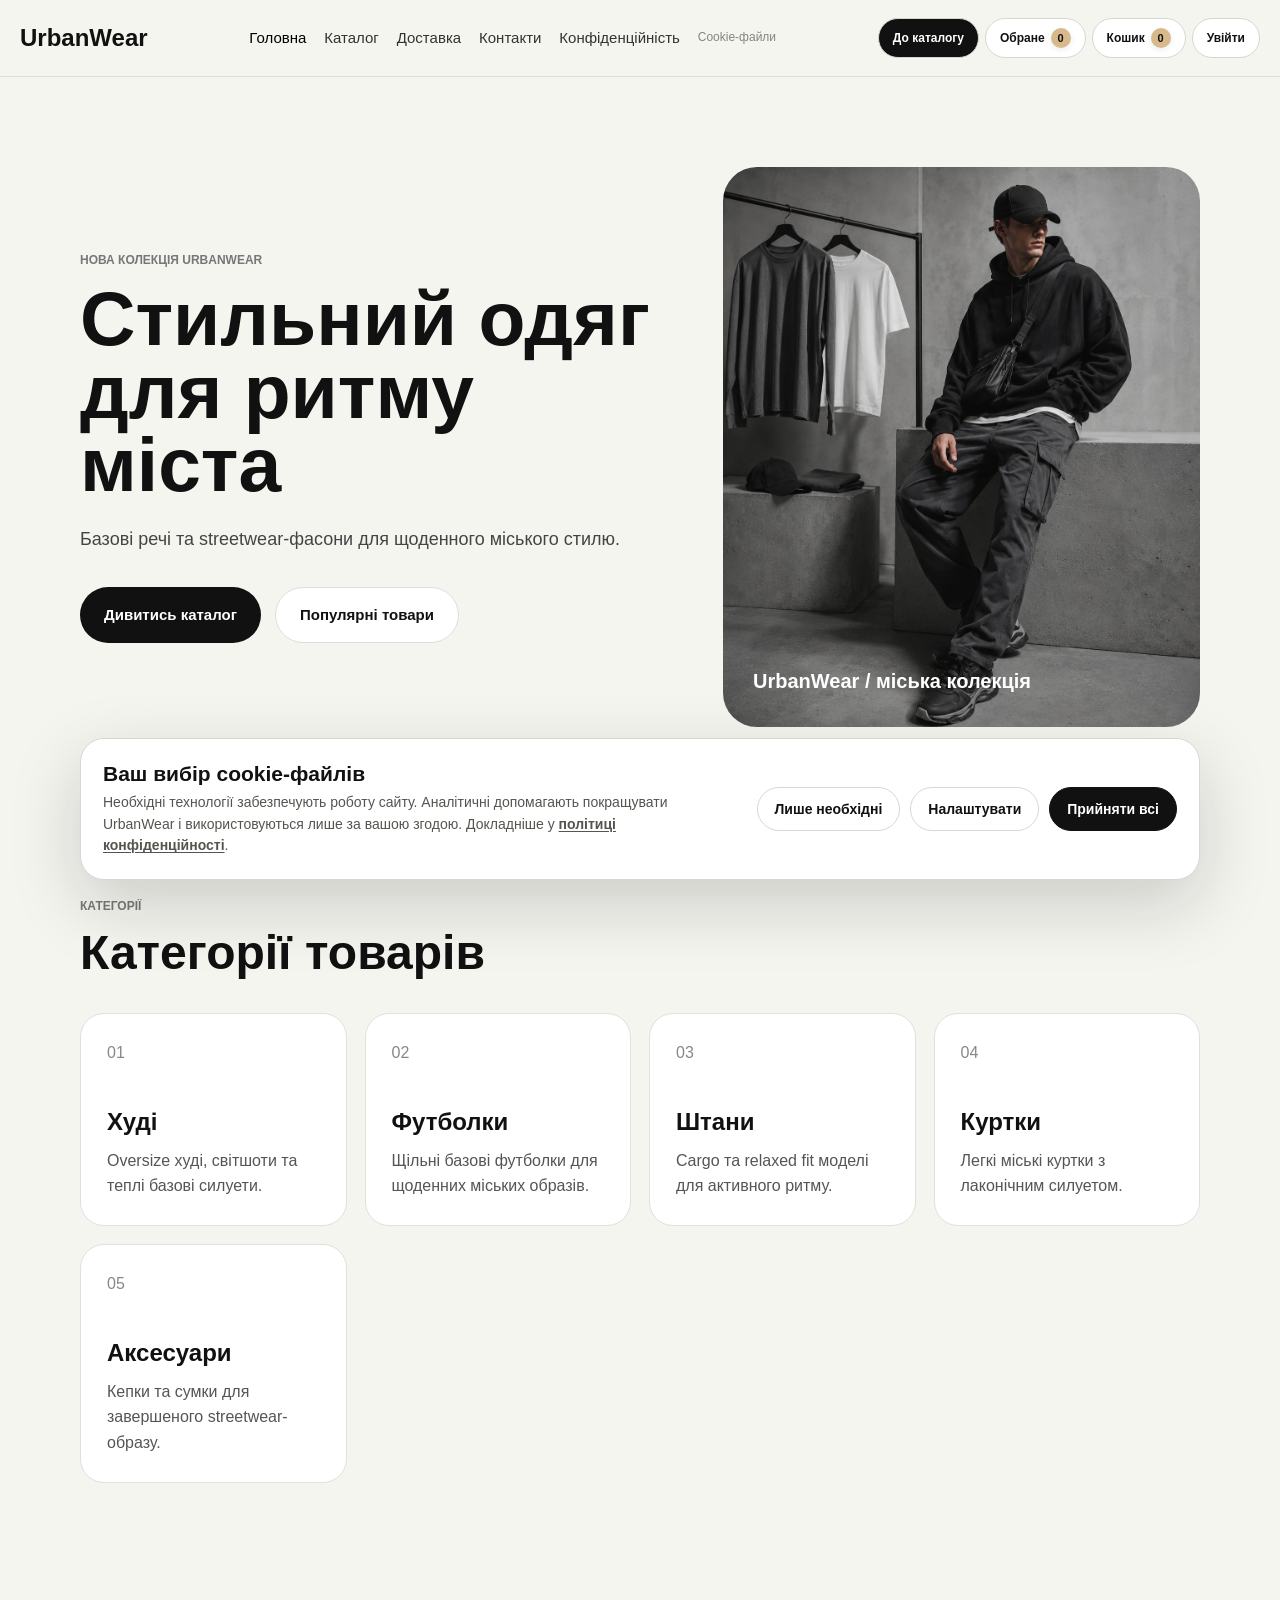
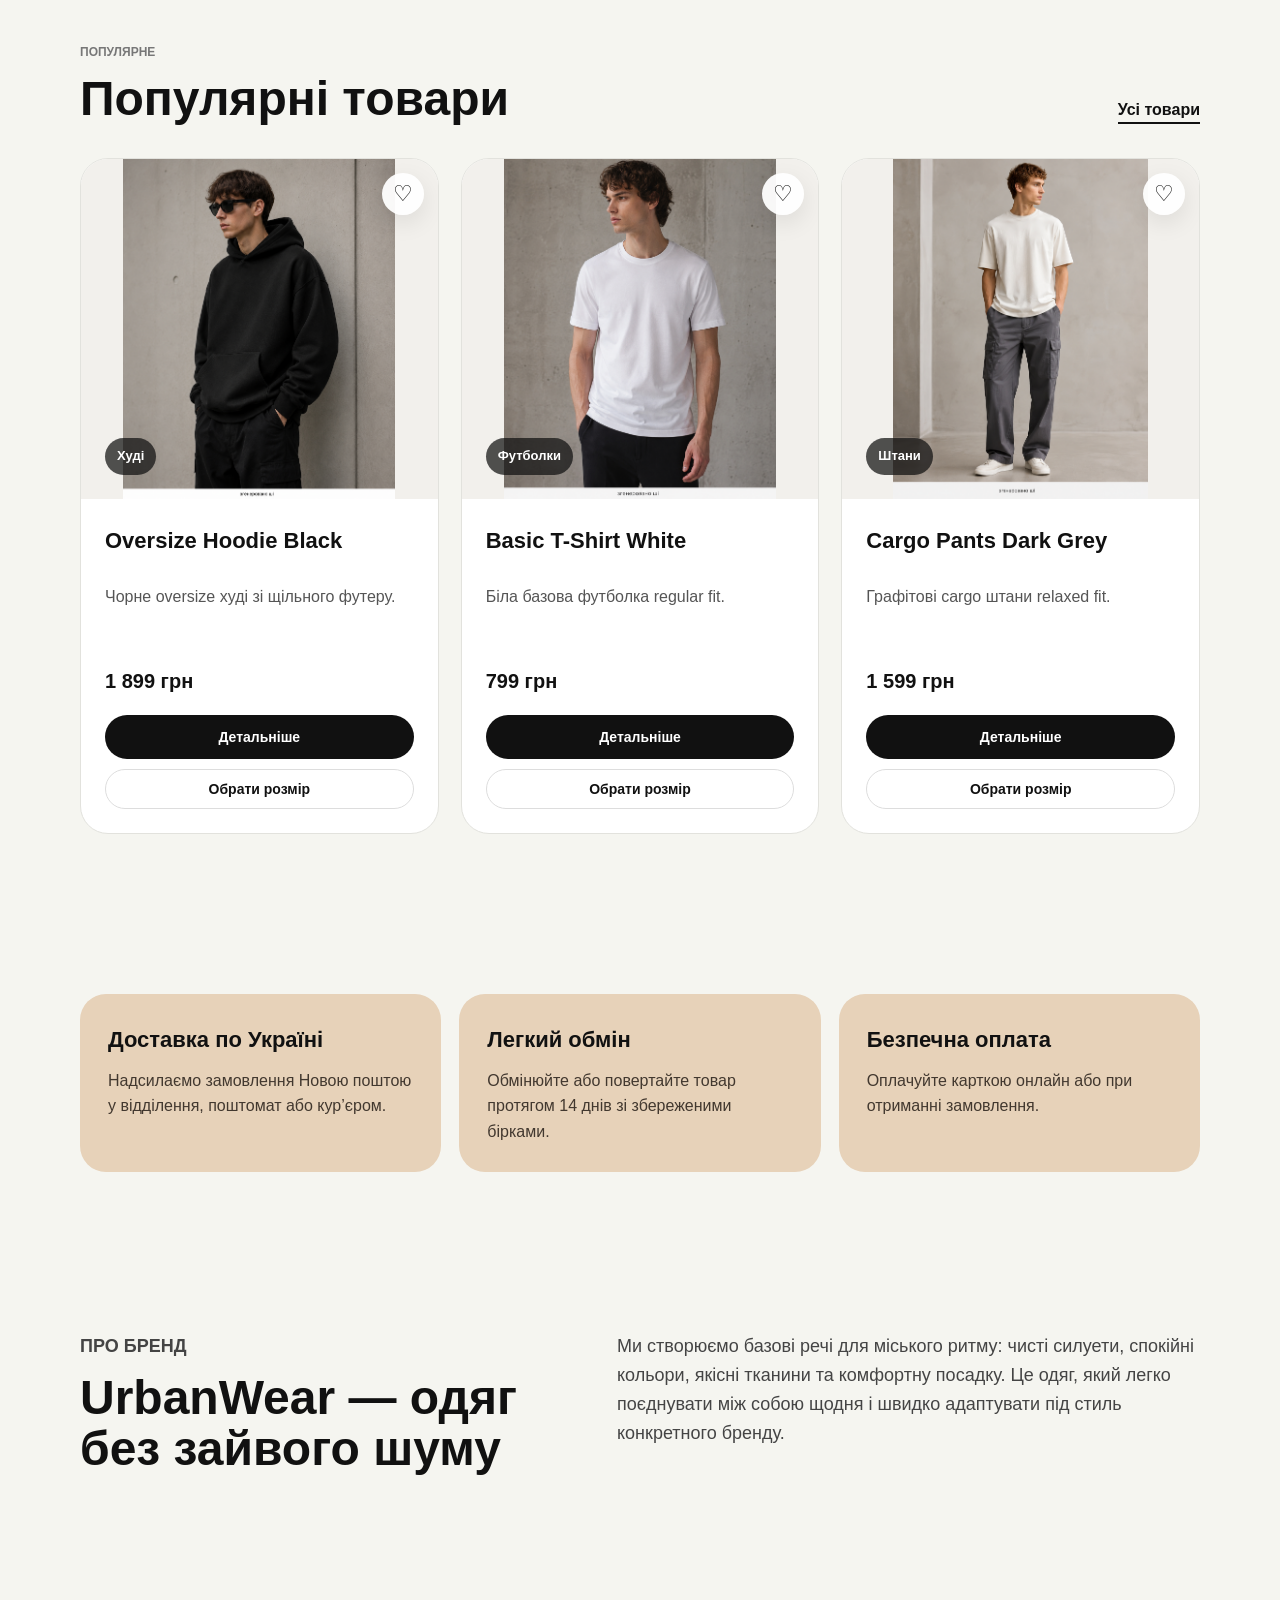
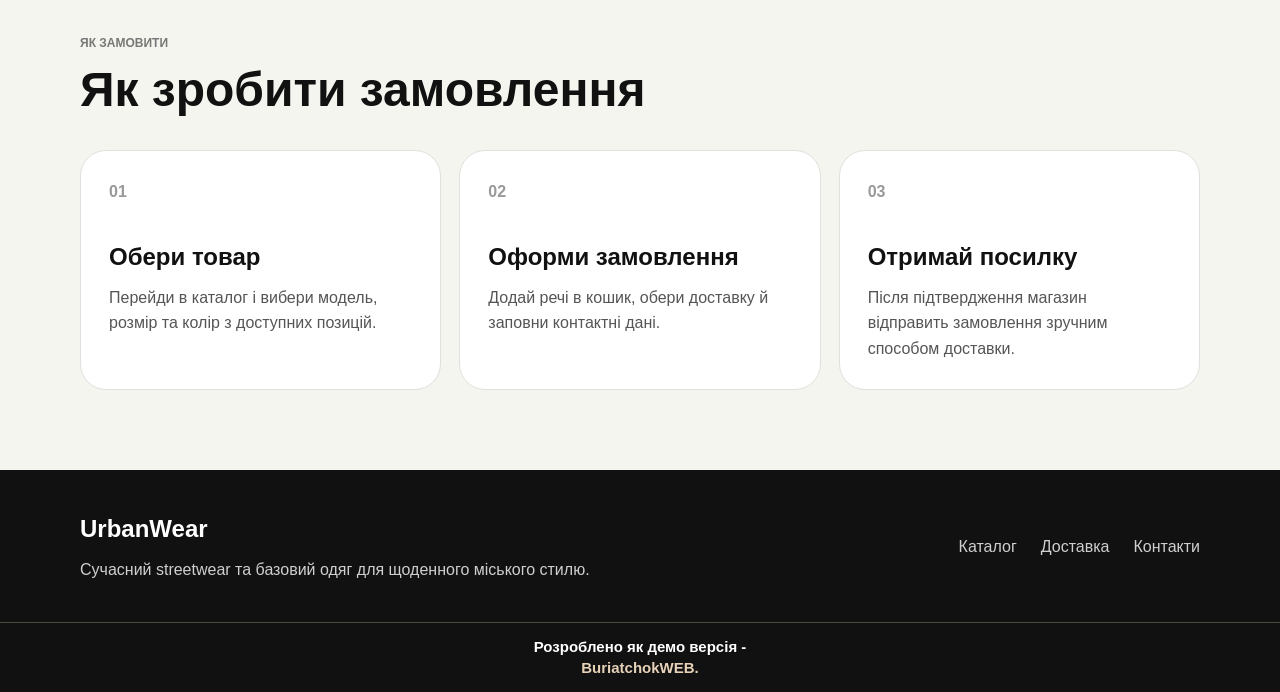
<file: index.html>
<!DOCTYPE html>
<html lang="uk">
<head>
  <meta charset="UTF-8" />
  <meta name="viewport" content="width=device-width, initial-scale=1.0" />
  <meta
    name="description"
    content="UrbanWear — інтернет-магазин сучасного streetwear-одягу. Худі, футболки, штани та аксесуари для щоденних міських образів із доставкою по Україні."
  />
  <title>UrbanWear — сучасний streetwear та базовий одяг для міста</title>
  <link rel="stylesheet" href="css/style.css?v=full-product-images-1" />
  <link rel="stylesheet" href="css/mobile-store.css?v=full-product-images-1" />
  <link rel="stylesheet" href="css/catalog-card-fixes.css?v=equal-actions-1" />
  <link rel="stylesheet" href="css/legal.css?v=cookie-consent-1" />
</head>
<body>
  <header class="header">
    <div class="container header__inner">
      <a href="index.html" class="logo">UrbanWear</a>

      <button class="burger" type="button" aria-label="Відкрити меню">
        <span></span>
        <span></span>
        <span></span>
      </button>

      <nav class="nav" aria-label="Головна навігація">
        <a href="index.html" aria-current="page">Головна</a>
        <a href="catalog.html">Каталог</a>
        <a href="delivery.html">Доставка</a>
        <a href="contacts.html">Контакти</a>
        <a href="privacy.html">Конфіденційність</a>
        <button type="button" data-cookie-settings>Cookie-файли</button>
      </nav>

      <a href="catalog.html" class="header__btn">До каталогу</a>
    </div>
  </header>

  <main>
    <section class="hero">
      <div class="container hero__inner">
        <div class="hero__content">
          <p class="label" data-store-text="heroKicker">Нова колекція 2026</p>
          <h1 data-store-text="heroTitle">Мінімалістичний одяг для щоденного міського стилю</h1>
          <p class="hero__text" data-store-text="heroText">
            Базові худі, футболки, штани та аксесуари для тих, хто обирає комфорт,
            чистий дизайн і впевнений streetwear без зайвого шуму.
          </p>
          <div class="hero__actions">
            <a href="catalog.html" class="btn btn--dark">Дивитись каталог</a>
            <a href="#popular" class="btn btn--light">Популярні товари</a>
          </div>
        </div>

        <div class="hero__image" aria-label="Візуальний блок колекції UrbanWear">
          <div class="hero__photo-placeholder">
            <span data-store-text="heroVisualText">Дроп 01 / міська база</span>
          </div>
        </div>
      </div>
    </section>

    <section class="categories">
      <div class="container">
        <div class="section-heading">
          <p class="label">Категорії</p>
          <h2>Категорії товарів</h2>
        </div>

        <div class="category-tabs" id="homeCategoryTabs" aria-label="Категорії товарів"></div>
        <div class="category-grid category-slider" id="storeCategoryGrid"></div>
        <div class="category-dots" id="categoryDots" aria-label="Навігація слайдера категорій"></div>
        <a class="category-catalog-link" href="catalog.html">
          <span class="category-catalog-link__icon" aria-hidden="true">⌁</span>
          <span>Перейти в каталог</span>
          <span class="category-catalog-link__arrow" aria-hidden="true">→</span>
        </a>
      </div>
    </section>

    <section class="popular" id="popular">
      <div class="container">
        <div class="section-heading section-heading--between">
          <div>
            <p class="label">Популярне</p>
            <h2>Популярні товари</h2>
          </div>

          <a href="catalog.html" class="text-link">Усі товари</a>
        </div>

        <div class="product-grid" id="popularProducts"></div>
      </div>
    </section>

    <section class="benefits">
      <div class="container benefits__grid">
        <div class="benefit-card">
          <h3>Доставка по Україні</h3>
          <p>Надсилаємо замовлення Новою поштою у відділення, поштомат або кур’єром.</p>
        </div>

        <div class="benefit-card">
          <h3>Легкий обмін</h3>
          <p>Обмінюйте або повертайте товар протягом 14 днів зі збереженими бірками.</p>
        </div>

        <div class="benefit-card">
          <h3>Безпечна оплата</h3>
          <p>Оплачуйте карткою онлайн або при отриманні замовлення.</p>
        </div>
      </div>
    </section>

    <section class="about">
      <div class="container about__inner">
        <div>
          <p class="label">Про бренд</p>
          <h2 data-store-text="aboutTitle">UrbanWear — одяг без зайвого шуму</h2>
        </div>

        <p data-store-text="aboutText">
          Ми створюємо базові речі для міського ритму: чисті силуети, спокійні кольори,
          якісні тканини та комфортну посадку. Це одяг, який легко поєднувати між собою
          щодня і швидко адаптувати під стиль конкретного бренду.
        </p>
      </div>
    </section>

    <section class="order-steps">
      <div class="container">
        <div class="section-heading">
          <p class="label">Як замовити</p>
          <h2>Як зробити замовлення</h2>
        </div>

        <div class="steps-grid">
          <div class="step-card">
            <span>01</span>
            <h3>Обери товар</h3>
            <p>Перейди в каталог і вибери модель, розмір та колір з доступних позицій.</p>
          </div>

          <div class="step-card">
            <span>02</span>
            <h3>Оформи замовлення</h3>
            <p>Додай речі в кошик, обери доставку й заповни контактні дані.</p>
          </div>

          <div class="step-card">
            <span>03</span>
            <h3>Отримай посилку</h3>
            <p>Після підтвердження магазин відправить замовлення зручним способом доставки.</p>
          </div>
        </div>
      </div>
    </section>
  </main>

  <footer class="footer">
    <div class="container footer__inner">
      <div>
        <a href="index.html" class="logo logo--footer">UrbanWear</a>
        <p data-store-text="footerText">Адаптивний сайт-каталог сучасного одягу.</p>
      </div>

      <div class="footer__links">
        <a href="catalog.html">Каталог</a>
        <a href="delivery.html">Доставка</a>
        <a href="contacts.html">Контакти</a>
      </div>
    </div>
  </footer>

  <script src="js/cookies.js?v=consent-1"></script>
  <script src="js/products.js?v=secure-cookie-1"></script>
  <script src="js/auth.js?v=secure-cookie-1"></script>
  <script src="js/analytics.js"></script>
  <script src="js/cart.js"></script>
  <script src="js/favorites.js"></script>
  <script src="js/main.js?v=local-assets-2"></script>
  <script src="js/demo-mode.js"></script>
</body>
</html>
</file>
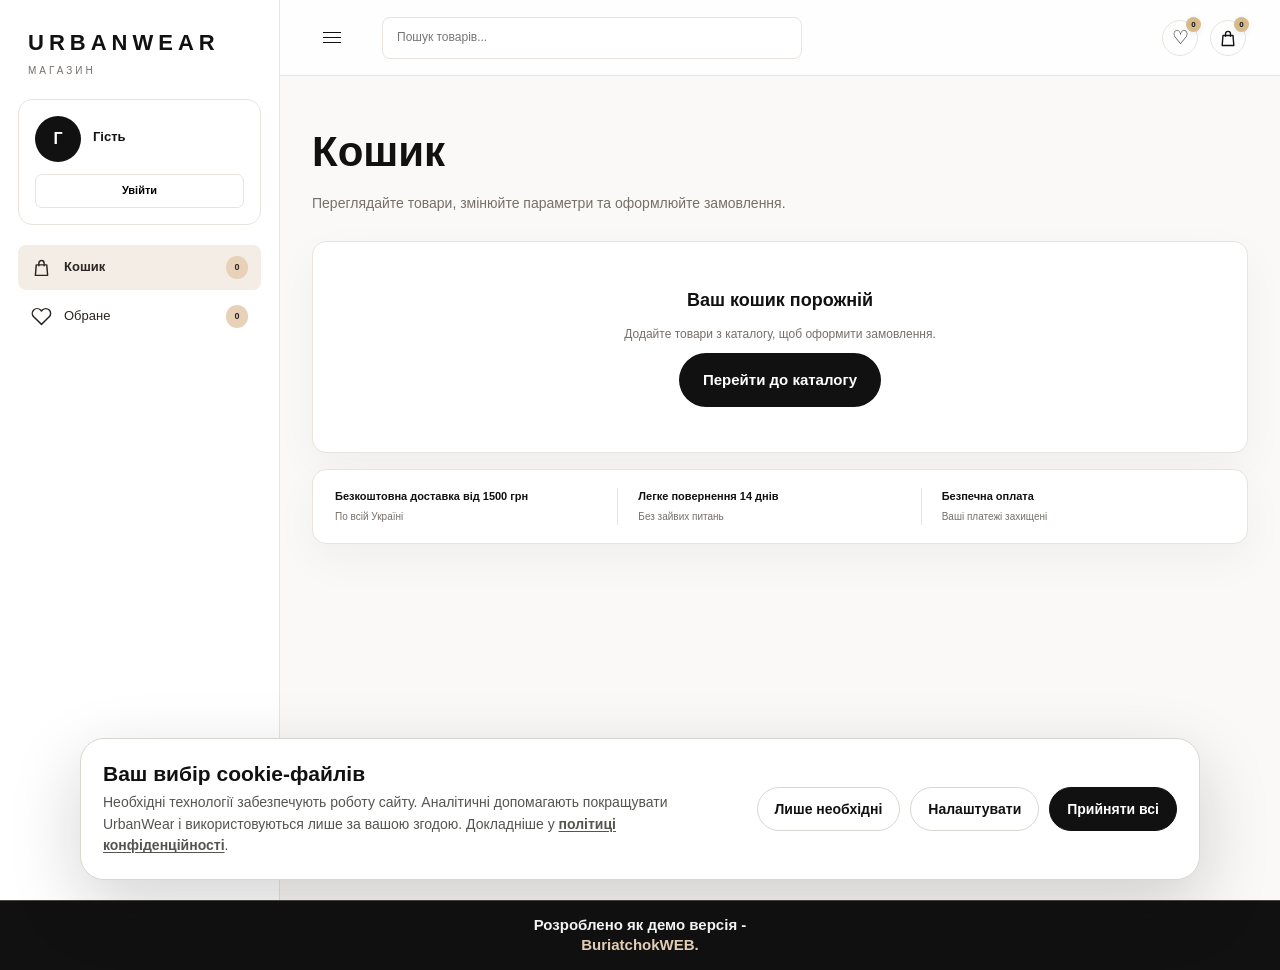
<file: account.html>
<!DOCTYPE html>
<html lang="uk">
<head>
  <meta charset="UTF-8" />
  <meta name="viewport" content="width=device-width, initial-scale=1.0" />
  <meta name="description" content="Керуйте особистими даними, переглядайте замовлення, кошик та обрані товари в кабінеті UrbanWear." />
  <title>Особистий кабінет — UrbanWear</title>
  <link rel="stylesheet" href="css/style.css?v=full-product-images-1" />
  <link rel="stylesheet" href="css/account.css?v=guest-cart-2" />
  <link rel="stylesheet" href="css/legal.css?v=cookie-consent-1" />
</head>
<body class="customer-account-page">
  <main class="customer-account-shell" id="accountShell" hidden>
    <aside class="customer-account-sidebar" id="accountSidebar">
      <a class="customer-account-brand" href="index.html"><strong>UrbanWear</strong><span>Магазин</span></a>

      <section class="customer-profile-card">
        <div class="customer-avatar" id="accountAvatar">U</div>
        <div><strong id="accountName"></strong><span id="accountEmail"></span></div>
        <button type="button" id="accountLogoutButton">Вийти з акаунту</button>
      </section>

      <nav class="customer-account-nav" aria-label="Розділи особистого кабінету">
        <button class="is-active" type="button" data-account-tab="overview"><svg viewBox="0 0 24 24" aria-hidden="true"><rect x="3" y="3" width="7" height="7" rx="1"/><rect x="14" y="3" width="7" height="7" rx="1"/><rect x="3" y="14" width="7" height="7" rx="1"/><rect x="14" y="14" width="7" height="7" rx="1"/></svg>Панель керування</button>
        <button type="button" data-account-tab="profile"><svg viewBox="0 0 24 24" aria-hidden="true"><circle cx="12" cy="7" r="4"/><path d="M4.5 21a7.5 7.5 0 0 1 15 0z"/></svg>Мій профіль</button>
        <button type="button" data-account-tab="orders"><svg viewBox="0 0 24 24" aria-hidden="true"><rect x="5" y="4" width="14" height="17" rx="2"/><path d="M9 4V2h6v2M8 9h8M8 13h8M8 17h5"/></svg>Мої замовлення</button>
        <button type="button" data-account-tab="cart"><svg viewBox="0 0 24 24" aria-hidden="true"><path d="M6 9h12l1 12H5zM9 10V7a3 3 0 0 1 6 0v3"/></svg>Кошик <strong data-cart-count>0</strong></button>
        <button type="button" data-account-tab="favorites"><svg viewBox="0 0 24 24" aria-hidden="true"><path d="M20.8 4.6a5.5 5.5 0 0 0-7.8 0L12 5.7l-1.1-1.1a5.5 5.5 0 0 0-7.8 7.8L12 21l8.8-8.6a5.5 5.5 0 0 0 0-7.8z"/></svg>Обране <strong data-favorites-count>0</strong></button>
        <button type="button" data-account-tab="addresses"><svg viewBox="0 0 24 24" aria-hidden="true"><path d="M20 10c0 5-8 11-8 11S4 15 4 10a8 8 0 1 1 16 0z"/><circle cx="12" cy="10" r="2.5"/><path d="M7 21h10"/></svg>Адреси доставки</button>
        <button type="button" data-account-tab="payments"><svg viewBox="0 0 24 24" aria-hidden="true"><rect x="3" y="5" width="18" height="14" rx="2"/><path d="M3 10h18M7 15h4"/></svg>Способи оплати</button>
        <button type="button" data-account-tab="settings"><svg viewBox="0 0 24 24" aria-hidden="true"><circle cx="12" cy="12" r="3"/><path d="M19.4 15a1.7 1.7 0 0 0 .3 1.9l.1.1-2.8 2.8-.1-.1a1.7 1.7 0 0 0-1.9-.3 1.7 1.7 0 0 0-1 1.6v.2h-4V21a1.7 1.7 0 0 0-1-1.6 1.7 1.7 0 0 0-1.9.3l-.1.1L4.2 17l.1-.1a1.7 1.7 0 0 0 .3-1.9A1.7 1.7 0 0 0 3 14H2.8v-4H3a1.7 1.7 0 0 0 1.6-1 1.7 1.7 0 0 0-.3-1.9L4.2 7 7 4.2l.1.1a1.7 1.7 0 0 0 1.9.3A1.7 1.7 0 0 0 10 3v-.2h4V3a1.7 1.7 0 0 0 1 1.6 1.7 1.7 0 0 0 1.9-.3l.1-.1L19.8 7l-.1.1a1.7 1.7 0 0 0-.3 1.9 1.7 1.7 0 0 0 1.6 1h.2v4H21a1.7 1.7 0 0 0-1.6 1z"/></svg>Налаштування</button>
      </nav>

      <section class="customer-news-card">
        <p class="label">Новини UrbanWear</p>
        <h2>Будьте в курсі новинок</h2>
        <p>Отримуйте повідомлення про нові колекції та спеціальні пропозиції.</p>
        <a href="catalog.html">Переглянути каталог →</a>
      </section>
    </aside>

    <section class="customer-account-workspace">
      <header class="customer-account-topbar">
        <button class="customer-account-menu" id="accountMenuButton" type="button" aria-label="Відкрити меню"><span></span><span></span><span></span></button>
        <label class="customer-account-search"><span>Пошук товарів</span><input type="search" id="accountSearch" placeholder="Пошук товарів..." /></label>
        <div class="customer-account-top-actions">
          <button type="button" data-account-tab-link="favorites" aria-label="Обране">♡<strong data-favorites-count>0</strong></button>
          <button type="button" data-account-tab-link="cart" aria-label="Кошик"><svg viewBox="0 0 24 24" aria-hidden="true"><path d="M6 9h12l1 12H5zM9 10V7a3 3 0 0 1 6 0v3"/></svg><strong data-cart-count>0</strong></button>
          <button type="button" data-account-tab-link="profile"><span id="accountTopName"></span><small>Мій профіль</small></button>
        </div>
      </header>

      <div class="customer-account-content">
        <section class="customer-account-panel is-active" data-account-panel="overview">
          <header class="customer-panel-heading">
            <h1>Особистий кабінет</h1>
            <p id="accountGreeting"></p>
          </header>
          <div class="customer-summary-grid" id="accountSummary"></div>
          <section class="customer-account-card">
            <div class="customer-card-heading"><div><h2>Останні замовлення</h2><p>Статус та основна інформація про ваші покупки</p></div><button type="button" data-account-tab-link="orders">Переглянути всі замовлення</button></div>
            <div id="recentAccountOrders"></div>
          </section>
        </section>

        <section class="customer-account-panel" data-account-panel="profile">
          <header class="customer-panel-heading"><h1>Мій профіль</h1><p>Редагуйте основну інформацію, яка буде автоматично підставлятися під час оформлення замовлення.</p></header>
          <div class="customer-profile-layout">
            <form class="customer-account-card customer-profile-form" id="accountProfileForm">
              <div class="customer-profile-note"><strong>i</strong><span>Ці дані рекомендуються та автоматично підставляються при оформленні замовлення.</span></div>
              <div class="customer-profile-fields">
                <label>Ім’я <input type="text" name="firstName" autocomplete="given-name" /></label>
                <label>Прізвище <input type="text" name="lastName" autocomplete="family-name" /></label>
                <label>E-mail <input type="email" name="email" autocomplete="email" /></label>
                <label>Номер телефону <input type="tel" name="phone" autocomplete="tel" /></label>
                <label>Місто <input type="text" name="city" autocomplete="address-level2" /></label>
                <label>Адреса доставки <input type="text" name="address" autocomplete="street-address" /></label>
                <label class="customer-profile-wide">Коментар для доставки <span>(необов’язково)</span><textarea name="deliveryComment" rows="3" maxlength="150"></textarea></label>
              </div>
              <label class="customer-profile-default"><input type="checkbox" name="useAsDefault" /><span><strong>Використовувати ці дані за замовчуванням при замовленні</strong><small>Інформація буде автоматично підставлятися у форму оформлення замовлення.</small></span></label>
              <div class="customer-profile-actions"><button class="btn btn--light" id="cancelProfileChanges" type="button">Скасувати зміни</button><button class="btn customer-profile-save" type="submit">Зберегти зміни</button></div>
              <p class="customer-profile-message" id="profileSaveMessage" role="status" aria-live="polite"></p>
            </form>
            <aside class="customer-profile-side">
              <section class="customer-account-card customer-profile-side-card"><h2>Контактні дані</h2><div id="profileContactSummary"></div></section>
              <section class="customer-account-card customer-profile-side-card">
                <h2>Параметри для швидкого оформлення</h2>
                <label class="customer-profile-switch"><span>Автоматично заповнювати особисті дані</span><input type="checkbox" form="accountProfileForm" name="autofillPersonalData" /></label>
                <label class="customer-profile-switch"><span>Вибрана адреса доставки за замовчуванням</span><input type="checkbox" form="accountProfileForm" name="defaultAddressEnabled" /></label>
                <label class="customer-profile-switch"><span>Використовувати основний спосіб оплати</span><input type="checkbox" form="accountProfileForm" name="defaultPaymentEnabled" /></label>
                <p>Ці налаштування допоможуть оформлювати замовлення швидше та зручніше.</p>
              </section>
            </aside>
          </div>
        </section>

        <section class="customer-account-panel" data-account-panel="orders">
          <header class="customer-panel-heading"><h1>Мої замовлення</h1><p>Переглядайте свої замовлення та керуйте покупками</p></header>
          <section class="customer-account-card">
            <div class="customer-card-heading"><div><h2>Активні замовлення</h2><p>Історія покупок та поточні статуси</p></div></div>
            <div id="accountOrders"></div>
          </section>
          <p class="customer-account-help">Потрібна допомога? <a href="contacts.html">Зв’яжіться з нами</a></p>
        </section>

        <section class="customer-account-panel" data-account-panel="cart">
          <header class="customer-panel-heading"><h1>Кошик</h1><p>Переглядайте товари, змінюйте параметри та оформлюйте замовлення.</p></header>
          <section class="customer-account-card customer-cart-card"><div id="accountCart"></div></section>
          <section class="customer-benefits-row"><div><strong>Безкоштовна доставка від 1500 грн</strong><span>По всій Україні</span></div><div><strong>Легке повернення 14 днів</strong><span>Без зайвих питань</span></div><div><strong>Безпечна оплата</strong><span>Ваші платежі захищені</span></div></section>
        </section>

        <section class="customer-account-panel" data-account-panel="favorites">
          <header class="customer-panel-heading customer-panel-heading--actions"><div><h1>Обране</h1><p>Ваші улюблені товари. Зберігайте те, до чого хочеться повернутися.</p></div><button type="button" id="clearFavoritesButton">Очистити список</button></header>
          <section class="customer-account-card customer-favorites-card"><div id="accountFavorites"></div></section>
          <section class="customer-favorites-tip"><strong>Зберігайте улюблені товари</strong><span>Додавайте товари в обране, щоб швидко знаходити їх та повертатися до покупок пізніше.</span><a class="btn" href="catalog.html">Перейти до каталогу</a></section>
        </section>
        <section class="customer-account-panel" data-account-panel="addresses"><div class="customer-placeholder"><strong>Адреси доставки</strong><p>Адреси з ваших замовлень з’являтимуться тут.</p></div></section>
        <section class="customer-account-panel" data-account-panel="payments"><div class="customer-placeholder"><strong>Способи оплати</strong><p>Оберіть основний спосіб оплати під час оформлення наступного замовлення.</p></div></section>
        <section class="customer-account-panel" data-account-panel="settings">
          <header class="customer-panel-heading"><h1>Безпека акаунта</h1><p>Змініть пароль або завершіть поточну сесію.</p></header>
          <form class="customer-account-card customer-profile-form" id="customerPasswordForm">
            <div class="customer-profile-fields">
              <label>Поточний пароль <input type="password" name="current_password" autocomplete="current-password" required /></label>
              <label>Новий пароль <input type="password" name="new_password" minlength="10" autocomplete="new-password" required /></label>
              <label>Повторіть новий пароль <input type="password" name="confirm_password" minlength="10" autocomplete="new-password" required /></label>
            </div>
            <div class="customer-profile-actions"><button class="btn btn--light" type="button" id="accountLogoutSettingsButton">Вийти з акаунту</button><button class="btn customer-profile-save" type="submit">Змінити пароль</button></div>
            <p class="customer-profile-message" id="customerPasswordMessage" role="status" aria-live="polite"></p>
          </form>
        </section>
      </div>
    </section>

    <div class="customer-order-backdrop" id="accountOrderBackdrop" hidden></div>
    <aside class="customer-order-drawer" id="accountOrderDrawer" aria-hidden="true">
      <div class="customer-order-drawer__head"><div><p class="label">Деталі замовлення</p><h2 id="drawerOrderNumber"></h2></div><button id="closeOrderDrawer" type="button" aria-label="Закрити">×</button></div>
      <div id="accountOrderDetails"></div>
      <div class="customer-order-drawer__actions"><button class="btn btn--light" id="closeOrderDrawerBottom" type="button">Закрити</button><button class="btn btn--dark" id="repeatOrderButton" type="button" hidden>Повторити замовлення</button></div>
    </aside>
  </main>

  <script src="js/cookies.js?v=consent-1"></script>
  <script src="js/products.js?v=secure-cookie-1"></script>
  <script src="js/auth.js?v=secure-cookie-1"></script>
  <script src="js/profile.js?v=server-accounts-1"></script>
  <script src="js/analytics.js"></script>
  <script src="js/cart.js"></script>
  <script src="js/favorites.js"></script>
  <script src="js/orders.js?v=server-accounts-1"></script>
  <script src="js/account.js?v=server-accounts-1"></script>
  <script src="js/demo-mode.js"></script>
</body>
</html>
</file>
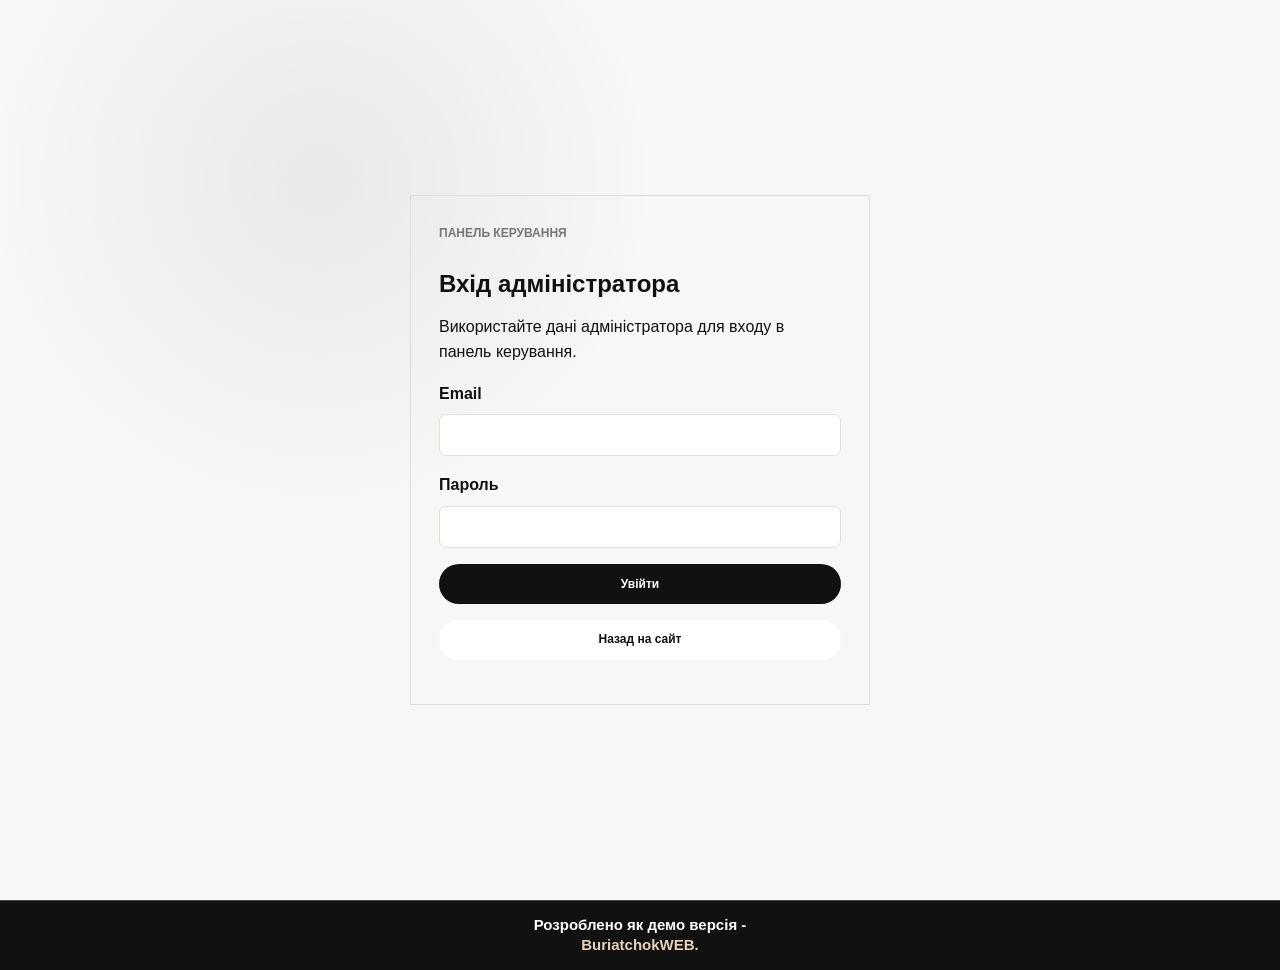
<file: admin.html>
<!DOCTYPE html>
<html lang="uk">
<head>
  <meta charset="UTF-8" />
  <meta name="viewport" content="width=device-width, initial-scale=1.0" />
  <meta name="description" content="Панель керування магазином UrbanWear: товари, замовлення, покупці та аналітика." />
  <title>Панель керування — UrbanWear</title>
  <link rel="stylesheet" href="css/style.css" />
  <link rel="stylesheet" href="css/admin-dashboard.css?v=local-actions-1" />
  <link rel="stylesheet" href="css/admin-fixes.css?v=image-crop-1" />
</head>
<body class="admin-page">
  <section class="admin-login" id="adminLoginGate">
    <form class="auth-card auth-card--admin" id="adminGateForm">
      <p class="label">Панель керування</p>
      <h1>Вхід адміністратора</h1>
      <p class="auth-note">Використайте дані адміністратора для входу в панель керування.</p>
      <label>Email <input type="email" name="email" autocomplete="username" required /></label>
      <label>Пароль <input type="password" name="password" autocomplete="current-password" required /></label>
      <button class="btn btn--dark" type="submit">Увійти</button>
      <a href="index.html" class="btn btn--light">Назад на сайт</a>
      <p class="form-message" id="adminLoginMessage" role="status" aria-live="polite"></p>
    </form>
  </section>

  <main class="admin-shell admin-hidden" id="adminDashboard">
    <aside class="admin-sidebar" id="adminSidebar">
      <div class="admin-sidebar__brand">
        <a href="index.html" class="logo">UrbanWear</a>
        <p>Адміністратор</p>
      </div>

      <nav class="admin-tabs" aria-label="Розділи адмін-панелі">
        <button class="admin-tab is-active" type="button" data-admin-tab="dashboard"><svg viewBox="0 0 24 24" aria-hidden="true"><rect x="3" y="3" width="7" height="7" rx="1"/><rect x="14" y="3" width="7" height="7" rx="1"/><rect x="3" y="14" width="7" height="7" rx="1"/><rect x="14" y="14" width="7" height="7" rx="1"/></svg>Панель</button>
        <button class="admin-tab" type="button" data-admin-tab="orders"><svg viewBox="0 0 24 24" aria-hidden="true"><rect x="5" y="4" width="14" height="17" rx="2"/><path d="M9 4V2h6v2M8 9h8M8 13h8M8 17h5"/></svg>Замовлення</button>
        <button class="admin-tab" type="button" data-admin-tab="products"><svg viewBox="0 0 24 24" aria-hidden="true"><path d="M6 9h12l1 12H5zM9 10V7a3 3 0 0 1 6 0v3"/></svg>Товари</button>
        <button class="admin-tab" type="button" data-admin-tab="categories"><svg viewBox="0 0 24 24" aria-hidden="true"><rect x="3" y="3" width="7" height="7" rx="1"/><rect x="14" y="3" width="7" height="7" rx="1"/><rect x="3" y="14" width="7" height="7" rx="1"/><rect x="14" y="14" width="7" height="7" rx="1"/></svg>Категорії</button>
        <button class="admin-tab" type="button" data-admin-tab="customers"><svg viewBox="0 0 24 24" aria-hidden="true"><circle cx="9" cy="7" r="4"/><path d="M2 21a7 7 0 0 1 14 0zM16 5a4 4 0 0 1 0 8M17 15a6 6 0 0 1 5 6"/></svg>Покупці</button>
        <button class="admin-tab" type="button" data-admin-tab="analytics"><svg viewBox="0 0 24 24" aria-hidden="true"><path d="M4 20V11M10 20V6M16 20V3M22 20H2"/></svg>Аналітика</button>
        <button class="admin-tab" type="button" data-admin-tab="marketing"><svg viewBox="0 0 24 24" aria-hidden="true"><path d="M3 11v2a2 2 0 0 0 2 2h2l2 5h3l-2-5 8-4V5L7 9H5a2 2 0 0 0-2 2zM20 7l2-2M20 10h3M20 13l2 2"/></svg>Маркетинг</button>
        <button class="admin-tab" type="button" data-admin-tab="content"><svg viewBox="0 0 24 24" aria-hidden="true"><path d="M6 2h8l5 5v15H6zM14 2v6h6M9 13h7M9 17h7"/></svg>Контент</button>
        <button class="admin-tab" type="button" data-admin-tab="settings"><svg viewBox="0 0 24 24" aria-hidden="true"><circle cx="12" cy="12" r="3"/><path d="M19.4 15a1.7 1.7 0 0 0 .3 1.9l.1.1-2.8 2.8-.1-.1a1.7 1.7 0 0 0-1.9-.3 1.7 1.7 0 0 0-1 1.6v.2h-4V21a1.7 1.7 0 0 0-1-1.6 1.7 1.7 0 0 0-1.9.3l-.1.1L4.2 17l.1-.1a1.7 1.7 0 0 0 .3-1.9A1.7 1.7 0 0 0 3 14H2.8v-4H3a1.7 1.7 0 0 0 1.6-1 1.7 1.7 0 0 0-.3-1.9L4.2 7 7 4.2l.1.1a1.7 1.7 0 0 0 1.9.3A1.7 1.7 0 0 0 10 3v-.2h4V3a1.7 1.7 0 0 0 1 1.6 1.7 1.7 0 0 0 1.9-.3l.1-.1L19.8 7l-.1.1a1.7 1.7 0 0 0-.3 1.9 1.7 1.7 0 0 0 1.6 1h.2v4H21a1.7 1.7 0 0 0-1.6 1z"/></svg>Налаштування</button>
      </nav>

      <div class="admin-sidebar__bottom">
        <div class="admin-profile-card">
          <div class="admin-profile-card__avatar">A</div>
          <div>
            <strong>UrbanWear Admin</strong>
            <span>admin@urbanwear.com</span>
          </div>
        </div>
        <div class="admin-sidebar__actions">
          <a href="index.html" class="admin-site-link">Відкрити сайт</a>
          <button class="admin-site-link" type="button" id="adminLogoutButton">Вийти</button>
        </div>
      </div>
    </aside>

    <button class="admin-sidebar-backdrop" id="adminSidebarBackdrop" type="button" aria-label="Закрити меню"></button>

    <section class="admin-workspace">
      <div class="admin-topbar">
        <button class="admin-menu-button" type="button" aria-label="Приховати меню" aria-controls="adminSidebar" aria-expanded="true">
          <span></span><span></span><span></span>
        </button>
        <label class="admin-search">
          <span>Пошук товарів</span>
          <input type="search" id="adminSearchInput" placeholder="Пошук товарів..." />
        </label>
        <div class="admin-notification" id="adminOrderBadge" aria-label="Нові замовлення">0</div>
      </div>

      <div class="admin-content">
        <header class="admin-header">
          <div>
            <p class="label">Адмін-панель</p>
            <h1 id="adminSectionTitle">Панель</h1>
            <p id="adminSectionSubtitle">Ключові показники та стан магазину</p>
          </div>
          <p class="admin-status" id="adminStatus" role="status" aria-live="polite">Готово до роботи</p>
        </header>

        <section class="admin-panel is-active" data-admin-panel="dashboard">
          <div class="admin-dashboard-actions">
            <label>Період
              <select aria-label="Період аналітики"><option>Увесь час</option></select>
            </label>
            <label>Порівняння
              <select aria-label="Порівняння"><option>Без порівняння</option></select>
            </label>
          </div>
          <div class="admin-metrics" id="adminMetrics"></div>
          <div class="admin-dashboard-grid">
            <article class="admin-card">
              <div class="admin-card__header"><h2>Останні замовлення</h2><button type="button" data-open-tab="orders">Переглянути всі</button></div>
              <div id="recentOrdersReport"></div>
            </article>
            <article class="admin-card">
              <div class="admin-card__header"><h2>Найпопулярніші товари</h2><button type="button" data-open-tab="products">Товари</button></div>
              <div id="topProductsReport"></div>
            </article>
            <article class="admin-card">
              <div class="admin-card__header"><h2>Джерела переходів</h2></div>
              <div id="linkClicksReport"></div>
            </article>
            <article class="admin-card">
              <div class="admin-card__header"><h2>Підсумок показників</h2></div>
              <div id="performanceReport"></div>
            </article>
          </div>
        </section>

        <section class="admin-panel" data-admin-panel="orders">
          <div class="admin-page-toolbar">
            <p>Керуйте замовленнями, оплатою, доставкою та статусами.</p>
            <button class="btn btn--light" type="button" id="refreshOrdersButton">Оновити</button>
          </div>
          <div class="admin-order-stats" id="adminOrderStats"></div>
          <div class="admin-table-card" id="adminOrdersList"></div>
        </section>

        <section class="admin-panel" data-admin-panel="products">
          <div class="admin-page-toolbar">
            <div class="admin-product-filters">
              <select id="adminCategoryFilter" aria-label="Фільтр категорій">
                <option value="all">Усі категорії</option>
                <option value="hoodies">Худі</option>
                <option value="t-shirts">Футболки</option>
                <option value="pants">Штани</option>
                <option value="accessories">Аксесуари</option>
              </select>
            </div>
            <button class="btn btn--dark" type="button" id="newProductButton">Додати товар</button>
          </div>
          <div class="admin-product-list" id="adminProductList"></div>
        </section>

        <section class="admin-panel" data-admin-panel="categories">
          <form class="admin-category-editor" id="categoryForm">
            <div>
              <h2 id="categoryFormTitle">Нова категорія</h2>
              <p>Категорії автоматично з’являються у каталозі та на головній сторінці магазину.</p>
            </div>
            <div class="admin-category-fields">
              <label>Назва категорії
                <input type="text" id="categoryTitleInput" placeholder="Наприклад, Куртки" required />
              </label>
              <label>Slug
                <input type="text" id="categorySlugInput" placeholder="jackets" required />
              </label>
              <label class="admin-field-wide">Короткий опис
                <input type="text" id="categoryDescriptionInput" placeholder="Коротко опишіть товари цієї категорії" />
              </label>
            </div>
            <div class="admin-category-actions">
              <button class="btn btn--dark" type="submit">Зберегти категорію</button>
              <button class="btn btn--light" type="button" id="cancelCategoryButton">Очистити</button>
            </div>
          </form>
          <div class="admin-table-card" id="adminCategoriesList"></div>
        </section>

        <section class="admin-panel" data-admin-panel="customers">
          <div class="admin-table-card" id="adminCustomersList"></div>
        </section>

        <section class="admin-panel" data-admin-panel="analytics">
          <div class="admin-page-toolbar">
            <p>Окрема деталізація відвідувань, переходів і активності товарів.</p>
            <button class="btn btn--light" type="button" id="resetAnalyticsButton">Очистити аналітику</button>
          </div>
          <div class="admin-report-grid">
            <article class="admin-card">
              <div class="admin-card__header"><h2>Відвідування сторінок</h2></div>
              <div id="pageVisitsReport"></div>
            </article>
            <article class="admin-card">
              <div class="admin-card__header"><h2>Переходи за посиланнями</h2></div>
              <div id="analyticsLinkClicksReport"></div>
            </article>
            <article class="admin-card admin-card--wide">
              <div class="admin-card__header"><h2>Активність товарів</h2></div>
              <div class="admin-table-scroll" id="productsReport"></div>
            </article>
          </div>
        </section>

        <section class="admin-panel" data-admin-panel="marketing">
          <div class="admin-editor-card">
            <div class="admin-card__header">
              <div><h2>Промо-тексти</h2><p>Тексти, які допомагають покупцю перейти до замовлення.</p></div>
              <button class="btn btn--dark" type="button" data-save-settings>Зберегти</button>
            </div>
            <div class="admin-form-grid">
              <label class="admin-field-wide">Текст примітки біля товару <textarea rows="3" data-setting="productNote"></textarea></label>
              <label class="admin-field-wide">CTA текст <textarea rows="3" data-setting="ctaText"></textarea></label>
            </div>
          </div>
        </section>

        <section class="admin-panel" data-admin-panel="content">
          <div class="admin-editor-card">
            <div class="admin-card__header">
              <div><h2>Тексти сайту</h2><p>Відредагуйте інформацію, яка відображається покупцям.</p></div>
              <button class="btn btn--dark" type="button" data-save-settings>Зберегти зміни</button>
            </div>
            <fieldset class="admin-fieldset">
              <legend>Головний екран</legend>
              <div class="admin-form-grid">
                <label>Назва бренду <input type="text" data-setting="brandName" /></label>
                <label>Підпис у hero <input type="text" data-setting="heroKicker" /></label>
                <label class="admin-field-wide">Головний заголовок <textarea rows="2" data-setting="heroTitle"></textarea></label>
                <label class="admin-field-wide">Текст у hero <textarea rows="3" data-setting="heroText"></textarea></label>
                <label>Підпис візуального блоку <input type="text" data-setting="heroVisualText" /></label>
                <div class="admin-field-wide admin-hero-image-field">
                  <span>Спільна картинка hero для мобільної та ПК-версії</span>
                  <label class="admin-upload-zone" for="heroImageInput">
                    <input type="file" id="heroImageInput" accept="image/png,image/jpeg,image/webp" />
                    <strong>Завантажити картинку</strong>
                    <span>PNG, JPG або WEBP до 5 MB</span>
                  </label>
                  <div class="admin-hero-image-preview" id="heroImagePreview"></div>
                  <button class="admin-clear-images" type="button" id="clearHeroImageButton">Очистити картинку</button>
                </div>
              </div>
            </fieldset>
            <fieldset class="admin-fieldset">
              <legend>Про бренд і футер</legend>
              <div class="admin-form-grid">
                <label>Текст футера <input type="text" data-setting="footerText" /></label>
                <label class="admin-field-wide">Заголовок про бренд <textarea rows="2" data-setting="aboutTitle"></textarea></label>
                <label class="admin-field-wide">Опис бренду <textarea rows="4" data-setting="aboutText"></textarea></label>
              </div>
            </fieldset>
            <fieldset class="admin-fieldset">
              <legend>Контакти та доставка</legend>
              <div class="admin-form-grid">
                <label>Telegram URL <input type="url" data-setting="telegramUrl" /></label>
                <label>Viber URL <input type="text" data-setting="viberUrl" /></label>
                <label>Телефон <input type="text" data-setting="phone" /></label>
                <label>Email <input type="email" data-setting="email" /></label>
                <label class="admin-field-wide">Доставка <textarea rows="4" data-setting="deliveryBody"></textarea></label>
                <label class="admin-field-wide">Оплата <textarea rows="4" data-setting="paymentBody"></textarea></label>
              </div>
            </fieldset>
          </div>
        </section>

        <section class="admin-panel" data-admin-panel="settings">
          <div class="admin-settings-grid">
            <form class="admin-editor-card" id="adminPasswordForm">
              <div class="admin-card__header">
                <div><h2>Безпека адміністратора</h2><p>Після зміни пароля всі старі сесії буде завершено.</p></div>
              </div>
              <div class="admin-form-grid">
                <label>Поточний пароль <input type="password" name="current_password" autocomplete="current-password" required /></label>
                <label>Новий пароль <input type="password" name="new_password" minlength="12" autocomplete="new-password" required /></label>
                <label>Повторіть новий пароль <input type="password" name="confirm_password" minlength="12" autocomplete="new-password" required /></label>
              </div>
              <div class="admin-category-actions">
                <button class="btn btn--dark" type="submit">Змінити пароль</button>
              </div>
            </form>
            <article class="admin-editor-card">
              <div class="admin-card__header">
                <div><h2>Журнал дій</h2><p>Останні входи та зміни товарів, категорій і замовлень.</p></div>
                <button class="btn btn--light" type="button" id="refreshAuditLogsButton">Оновити</button>
              </div>
              <div class="admin-table-scroll" id="adminAuditLogs"></div>
            </article>
          </div>
        </section>
      </div>

      <div class="admin-drawer-backdrop" id="adminDrawerBackdrop" hidden></div>
      <form class="admin-product-form" id="productForm" aria-hidden="true">
        <div class="admin-product-form__head">
          <h3 id="productDrawerTitle">Додати товар</h3>
          <button type="button" id="closeProductPanelButton" aria-label="Закрити">×</button>
        </div>
        <div class="admin-drawer-tabs" role="tablist" aria-label="Розділи товару">
          <button class="is-active" type="button" id="productGeneralTab" role="tab" aria-selected="true" aria-controls="productGeneralPanel" data-product-drawer-tab="general">Основне</button>
          <button type="button" id="productDetailsTab" role="tab" aria-selected="false" aria-controls="productDetailsPanel" data-product-drawer-tab="details">Деталі</button>
        </div>
        <div class="admin-product-drawer-panel is-active" id="productGeneralPanel" role="tabpanel" aria-labelledby="productGeneralTab" aria-hidden="false" data-product-drawer-panel="general">
          <div class="admin-form-grid">
            <label>ID товару <input type="text" id="productIdInput" placeholder="new-product-id" /></label>
            <label>Назва товару <input type="text" id="productTitleInput" required /></label>
            <label>Категорія
              <select id="productCategoryInput">
                <option value="hoodies">Худі</option>
              </select>
            </label>
            <label>Назва категорії <input type="text" id="productCategoryTitleInput" /></label>
            <label>Ціна <input type="text" id="productPriceInput" placeholder="0 грн" /></label>
            <label>Стара ціна <input type="text" id="productComparePriceInput" placeholder="0 грн" /></label>
            <label>Кількість <input type="number" min="0" id="productStockInput" placeholder="0" /></label>
            <label>Підпис зображення <input type="text" id="productImageLabelInput" /></label>
            <label class="admin-field-wide">Візуальний фон <input type="text" id="productVisualInput" /></label>
            <div class="admin-image-field admin-field-wide">
              <span class="admin-field-label">Фото товару</span>
              <label class="admin-upload-zone" for="productImagesInput">
                <input type="file" id="productImagesInput" accept="image/png,image/jpeg,image/webp" multiple />
                <strong>Завантажити фото</strong><span>PNG, JPG або WEBP до 5MB. Після завантаження можна обрізати.</span>
              </label>
              <div class="admin-image-url-row">
                <input type="url" id="productImageUrlInput" placeholder="https://cdn.example.com/product.webp" />
                <button class="admin-clear-images" type="button" id="addProductImageUrlButton">Додати URL зі сховища</button>
              </div>
              <div class="admin-image-preview" id="productImagesPreview"></div>
              <button class="admin-clear-images" type="button" id="clearProductImagesButton">Очистити фото</button>
            </div>
            <label class="admin-toggle admin-field-wide">
              <span><strong>Показувати на сайті</strong><small>Товар буде доступний покупцям</small></span>
              <input type="checkbox" id="productVisibleInput" checked />
            </label>
          </div>
        </div>
        <div class="admin-product-drawer-panel" id="productDetailsPanel" role="tabpanel" aria-labelledby="productDetailsTab" aria-hidden="true" data-product-drawer-panel="details">
          <div class="admin-form-grid">
            <label class="admin-field-wide">Короткий опис <textarea rows="2" id="productShortInput"></textarea></label>
            <label class="admin-field-wide">Повний опис <textarea rows="4" id="productDescriptionInput"></textarea></label>
            <label class="admin-field-wide">Характеристики <textarea rows="6" id="productSpecsInput"></textarea></label>
            <label class="admin-checkbox"><input type="checkbox" id="productPopularInput" /> Показувати в популярних</label>
          </div>
        </div>
        <div class="admin-actions">
          <button class="btn btn--light" type="button" id="cancelProductButton">Скасувати</button>
          <button class="btn btn--dark" type="submit">Зберегти товар</button>
          <button class="btn btn--light" type="button" id="deleteProductButton">Видалити товар</button>
        </div>
      </form>
    </section>
  </main>

  <div class="admin-crop-backdrop" id="adminCropBackdrop" hidden></div>
  <section class="admin-crop-modal" id="adminCropModal" aria-hidden="true" aria-labelledby="adminCropTitle" role="dialog" hidden>
    <div class="admin-crop-modal__head">
      <div>
        <p>Редактор фото товару</p>
        <h2 id="adminCropTitle">Обрізати під формат каталогу 4:5</h2>
      </div>
      <button type="button" id="adminCropCloseButton" aria-label="Закрити редактор">×</button>
    </div>
    <div class="admin-crop-workspace">
      <div class="admin-crop-canvas-wrap">
        <canvas id="adminCropCanvas" width="800" height="1000"></canvas>
      </div>
      <div class="admin-crop-controls">
        <label>Масштаб
          <input type="range" id="adminCropZoom" min="1" max="3" step="0.01" value="1" />
        </label>
        <label>По горизонталі
          <input type="range" id="adminCropX" min="-100" max="100" step="1" value="0" />
        </label>
        <label>По вертикалі
          <input type="range" id="adminCropY" min="-100" max="100" step="1" value="0" />
        </label>
        <p>Рухайте повзунки, доки товар повністю та охайно поміститься у рамці.</p>
      </div>
    </div>
    <div class="admin-crop-actions">
      <button class="btn btn--light" type="button" id="adminCropCancelButton">Скасувати</button>
      <button class="btn btn--dark" type="button" id="adminCropApplyButton">Застосувати обрізання</button>
    </div>
  </section>

  <script src="js/products.js?v=secure-cookie-1"></script>
  <script src="js/auth.js?v=secure-cookie-1"></script>
  <script src="js/analytics.js"></script>
  <script src="js/orders.js"></script>
  <script src="js/admin.js?v=secure-cookie-1"></script>
  <script src="js/demo-mode.js"></script>
</body>
</html>
</file>
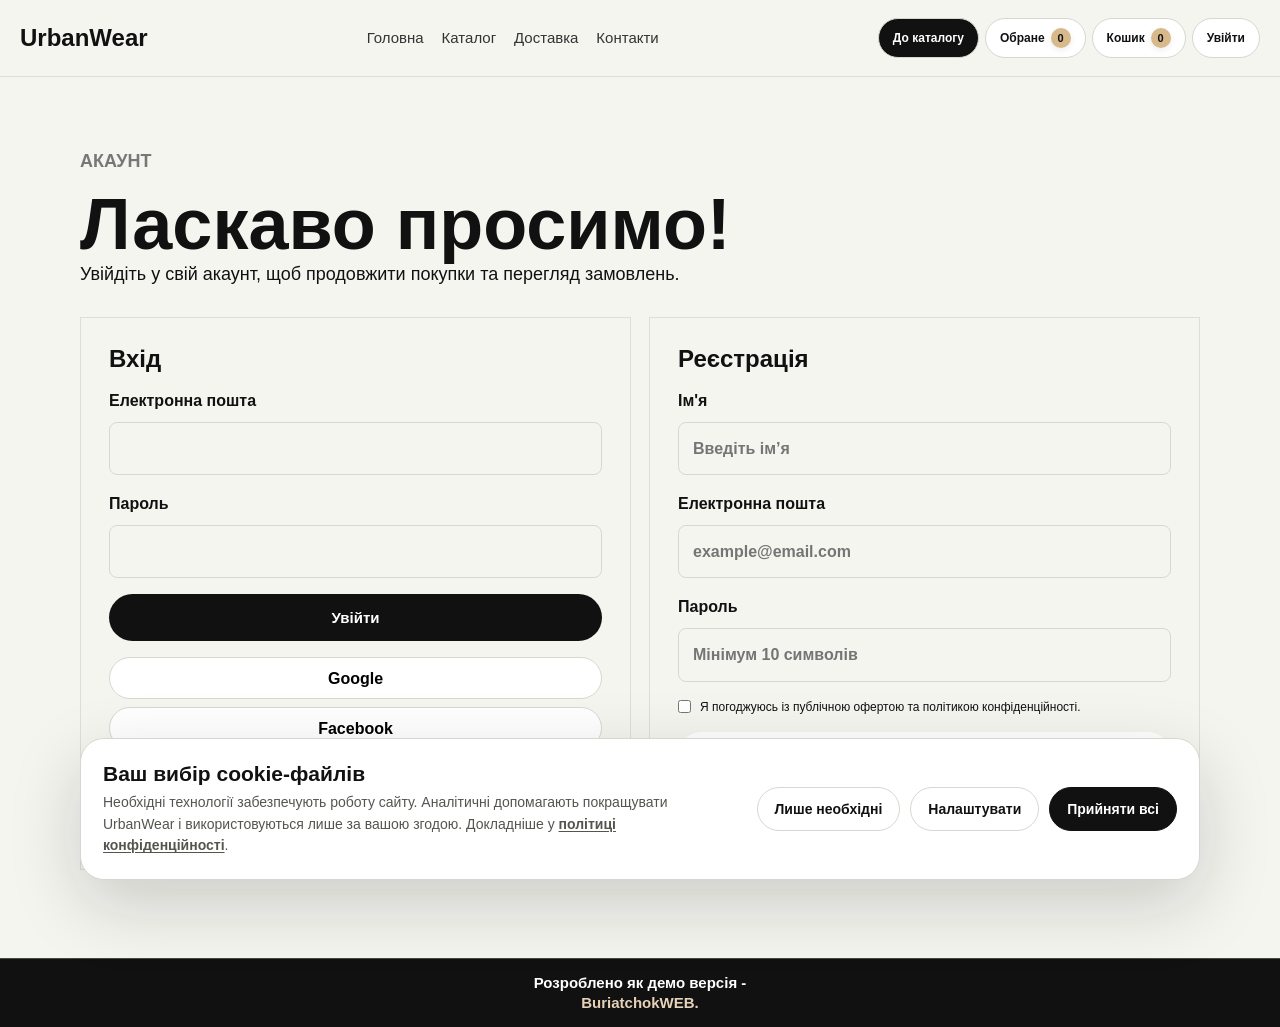
<file: auth.html>
<!DOCTYPE html>
<html lang="uk">
<head>
  <meta charset="UTF-8" />
  <meta name="viewport" content="width=device-width, initial-scale=1.0" />
  <meta name="description" content="Увійдіть або створіть акаунт UrbanWear, щоб керувати замовленнями, кошиком та обраними товарами." />
  <title>Вхід і реєстрація — UrbanWear</title>
  <link rel="stylesheet" href="css/style.css?v=local-categories-1" />
  <link rel="stylesheet" href="css/mobile-store.css?v=local-categories-1" />
  <link rel="stylesheet" href="css/legal.css?v=cookie-consent-1" />
</head>
<body>
  <header class="header">
    <div class="container header__inner">
      <a href="index.html" class="logo">UrbanWear</a>
      <button class="burger" type="button" aria-label="Відкрити меню">
        <span></span>
        <span></span>
        <span></span>
      </button>
      <nav class="nav" aria-label="Головна навігація">
        <a href="index.html">Головна</a>
        <a href="catalog.html">Каталог</a>
        <a href="delivery.html">Доставка</a>
        <a href="contacts.html">Контакти</a>
      </nav>
      <a href="catalog.html" class="header__btn">До каталогу</a>
    </div>
  </header>

  <main class="auth-page">
    <section class="container auth-layout">
      <div class="auth-copy">
        <p class="label">Акаунт</p>
        <h1>Ласкаво просимо!</h1>
        <p>
          Увійдіть у свій акаунт, щоб продовжити покупки та перегляд замовлень.
        </p>
      </div>

      <div class="auth-grid">
        <form class="auth-card" id="loginForm">
          <h2>Вхід</h2>
          <label>Електронна пошта <input type="email" name="email" autocomplete="email" required /></label>
          <label>Пароль <input type="password" name="password" autocomplete="current-password" required /></label>
          <button type="submit" class="btn btn--dark">Увійти</button>

          <div class="social-login">
            <button type="button" data-social-login="Google">Google</button>
            <button type="button" data-social-login="Facebook">Facebook</button>
            <button type="button" data-social-login="Instagram">Instagram</button>
          </div>

          <p class="auth-note">Соціальний вхід стане доступним після підключення OAuth.</p>
        </form>

        <form class="auth-card" id="registerForm">
          <h2>Реєстрація</h2>
          <label>Ім'я <input type="text" name="name" placeholder="Введіть ім’я" required /></label>
          <label>Електронна пошта <input type="email" name="email" placeholder="example@email.com" required /></label>
          <label>Пароль <input type="password" name="password" minlength="10" autocomplete="new-password" placeholder="Мінімум 10 символів" required /></label>
          <label class="auth-consent"><input type="checkbox" name="legalConsent" required /><span>Я погоджуюсь із <a href="terms.html" target="_blank" rel="noopener">публічною офертою</a> та <a href="privacy.html" target="_blank" rel="noopener">політикою конфіденційності</a>.</span></label>
          <button type="submit" class="btn btn--light">Створити акаунт</button>
        </form>

        <p class="form-message auth-message" id="authMessage" role="status" aria-live="polite"></p>
      </div>
    </section>
  </main>

  <script src="js/cookies.js?v=consent-1"></script>
  <script src="js/products.js?v=secure-cookie-1"></script>
  <script src="js/auth.js?v=secure-cookie-1"></script>
  <script src="js/analytics.js"></script>
  <script src="js/cart.js"></script>
  <script src="js/favorites.js"></script>
  <script src="js/main.js?v=local-categories-1"></script>
  <script>
    const authMessage = document.getElementById("authMessage");

    function showAuthMessage(message) {
      authMessage.textContent = message;
    }

    document.getElementById("loginForm").addEventListener("submit", async (event) => {
      event.preventDefault();
      const data = new FormData(event.currentTarget);
      try {
        await UrbanWearAuth.login(data.get("email"), data.get("password"));
        window.location.href = "account.html";
      } catch (error) {
        showAuthMessage(error.message);
      }
    });

    document.getElementById("registerForm").addEventListener("submit", async (event) => {
      event.preventDefault();
      const data = new FormData(event.currentTarget);
      try {
        await UrbanWearAuth.registerCustomer({
          name: data.get("name"),
          email: data.get("email"),
          password: data.get("password"),
          legalConsent: data.get("legalConsent") === "on",
        });
        window.location.href = "account.html";
      } catch (error) {
        showAuthMessage(error.message);
      }
    });

    document.querySelectorAll("[data-social-login]").forEach((button) => {
      button.addEventListener("click", () => {
        UrbanWearAuth.socialLogin(button.dataset.socialLogin);
        window.location.href = "account.html";
      });
    });
  </script>
  <script src="js/demo-mode.js"></script>
</body>
</html>
</file>
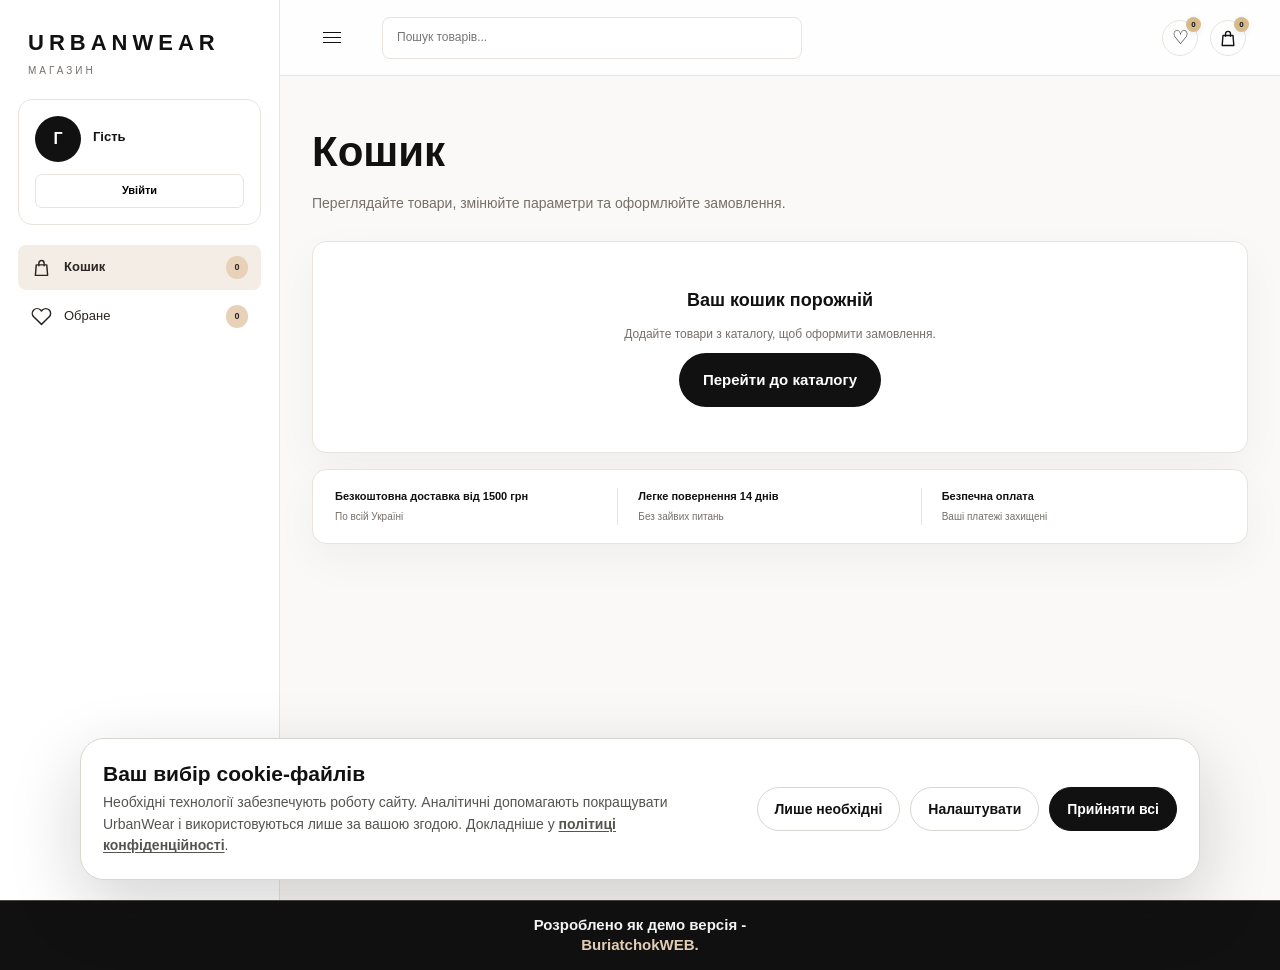
<file: cart.html>
<!DOCTYPE html>
<html lang="uk">
<head>
  <meta charset="UTF-8" />
  <meta name="viewport" content="width=device-width, initial-scale=1.0" />
  <meta name="description" content="Перевірте вибрані товари, розміри та кількість перед оформленням замовлення в UrbanWear." />
  <title>Кошик — UrbanWear</title>
  <link rel="stylesheet" href="css/style.css?v=full-product-images-1" />
  <link rel="stylesheet" href="css/mobile-store.css?v=full-product-images-1" />
  <link rel="stylesheet" href="css/legal.css?v=cookie-consent-1" />
</head>
<body>
  <script>
    window.location.replace("account.html?tab=cart");
  </script>
  <header class="header">
    <div class="container header__inner">
      <a href="index.html" class="logo">UrbanWear</a>
      <button class="burger" type="button" aria-label="Відкрити меню">
        <span></span>
        <span></span>
        <span></span>
      </button>
      <nav class="nav" aria-label="Головна навігація">
        <a href="index.html">Головна</a>
        <a href="catalog.html">Каталог</a>
        <a href="delivery.html">Доставка</a>
        <a href="contacts.html">Контакти</a>
      </nav>
      <a href="catalog.html" class="header__btn">До каталогу</a>
    </div>
  </header>

  <main class="cart-page">
    <section class="container cart-layout">
      <div>
        <p class="label">Кошик</p>
        <h1>Кошик</h1>
        <p class="cart-muted">Перевірте вибрані товари та перейдіть до оформлення замовлення.</p>
      </div>

      <div class="cart-grid">
        <div id="cartItems" class="cart-items"></div>

        <aside class="cart-summary">
          <h2>Разом</h2>
          <strong id="cartTotal">0 грн</strong>
          <a href="checkout.html" class="btn btn--dark" id="checkoutButton">Оформити замовлення</a>
          <button type="button" class="btn btn--light" id="clearCartButton">Очистити кошик</button>
        </aside>
      </div>
    </section>
  </main>

  <script src="js/cookies.js?v=consent-1"></script>
  <script src="js/products.js?v=secure-cookie-1"></script>
  <script src="js/auth.js?v=secure-cookie-1"></script>
  <script src="js/analytics.js"></script>
  <script src="js/cart.js"></script>
  <script src="js/main.js?v=local-categories-1"></script>
  <script>
    document.getElementById("clearCartButton").addEventListener("click", () => {
      UrbanWearCart.clearCart();
      UrbanWearCart.renderCartPage();
    });
  </script>
  <script src="js/demo-mode.js"></script>
</body>
</html>
</file>
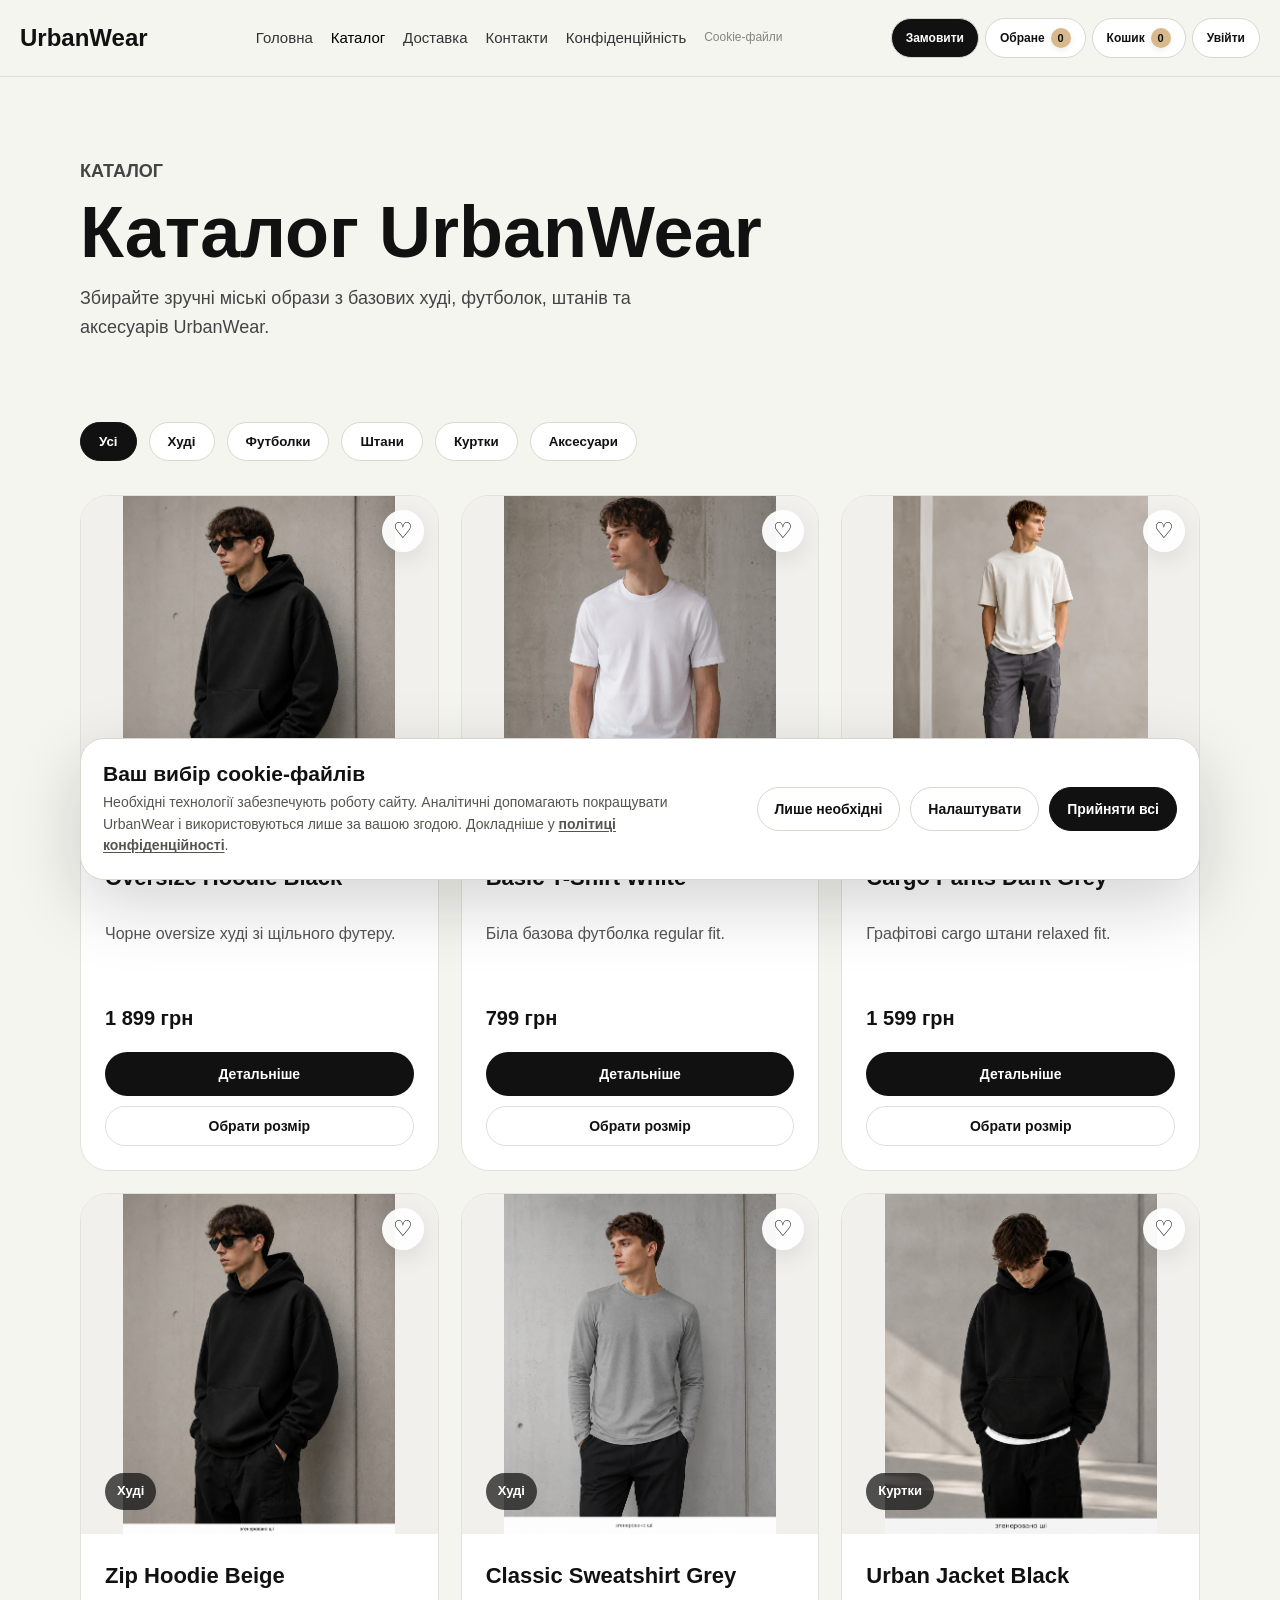
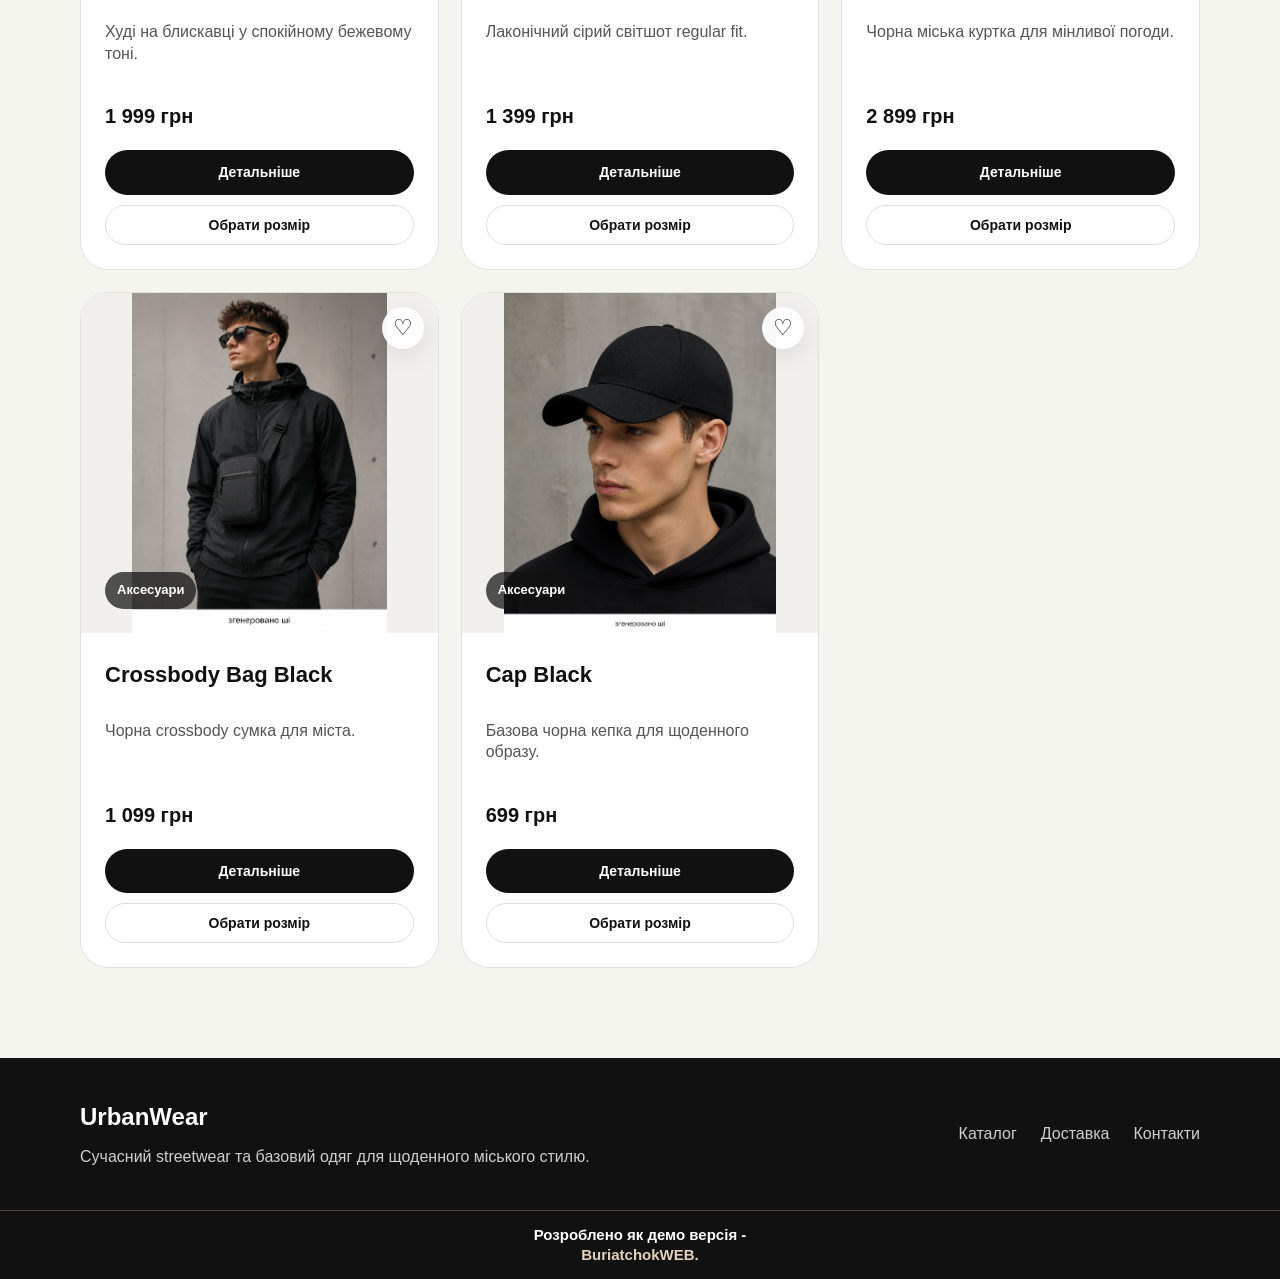
<file: catalog.html>
<!DOCTYPE html>
<html lang="uk">
<head>
  <meta charset="UTF-8" />
  <meta name="viewport" content="width=device-width, initial-scale=1.0" />
  <meta
    name="description"
    content="Перегляньте каталог UrbanWear: сучасний streetwear, базові худі, футболки, штани та аксесуари з доставкою по Україні."
  />
  <title>Каталог UrbanWear — худі, футболки, штани та аксесуари</title>
  <link rel="stylesheet" href="css/style.css?v=full-product-images-1" />
  <link rel="stylesheet" href="css/mobile-store.css?v=full-product-images-1" />
  <link rel="stylesheet" href="css/catalog-card-fixes.css?v=equal-actions-1" />
  <link rel="stylesheet" href="css/legal.css?v=cookie-consent-1" />
</head>
<body>
  <header class="header">
    <div class="container header__inner">
      <a href="index.html" class="logo">UrbanWear</a>

      <button class="burger" type="button" aria-label="Відкрити меню">
        <span></span>
        <span></span>
        <span></span>
      </button>

      <nav class="nav" aria-label="Головна навігація">
        <a href="index.html">Головна</a>
        <a href="catalog.html" aria-current="page">Каталог</a>
        <a href="delivery.html">Доставка</a>
        <a href="contacts.html">Контакти</a>
        <a href="privacy.html">Конфіденційність</a>
        <button type="button" data-cookie-settings>Cookie-файли</button>
      </nav>

      <a href="contacts.html" class="header__btn">Замовити</a>
    </div>
  </header>

  <main>
    <section class="page-hero">
      <div class="container">
        <p class="label">Каталог</p>
        <h1>Каталог UrbanWear</h1>
        <p>
          Збирайте зручні міські образи з базових худі, футболок, штанів та аксесуарів UrbanWear.
        </p>
      </div>
    </section>

    <section class="catalog-section">
      <div class="container">
        <div class="catalog-filter" id="catalogCategoryFilter" aria-label="Фільтр категорій"></div>

        <div class="product-grid product-grid--catalog" id="catalogProducts"></div>
      </div>
    </section>
  </main>

  <footer class="footer">
    <div class="container footer__inner">
      <div>
        <a href="index.html" class="logo logo--footer">UrbanWear</a>
        <p data-store-text="footerText">Адаптивний сайт-каталог сучасного одягу.</p>
      </div>

      <div class="footer__links">
        <a href="catalog.html">Каталог</a>
        <a href="delivery.html">Доставка</a>
        <a href="contacts.html">Контакти</a>
      </div>
    </div>
  </footer>

  <script src="js/cookies.js?v=consent-1"></script>
  <script src="js/products.js?v=secure-cookie-1"></script>
  <script src="js/auth.js?v=secure-cookie-1"></script>
  <script src="js/analytics.js"></script>
  <script src="js/cart.js"></script>
  <script src="js/favorites.js"></script>
  <script src="js/main.js?v=local-assets-1"></script>
  <script src="js/demo-mode.js"></script>
</body>
</html>
</file>
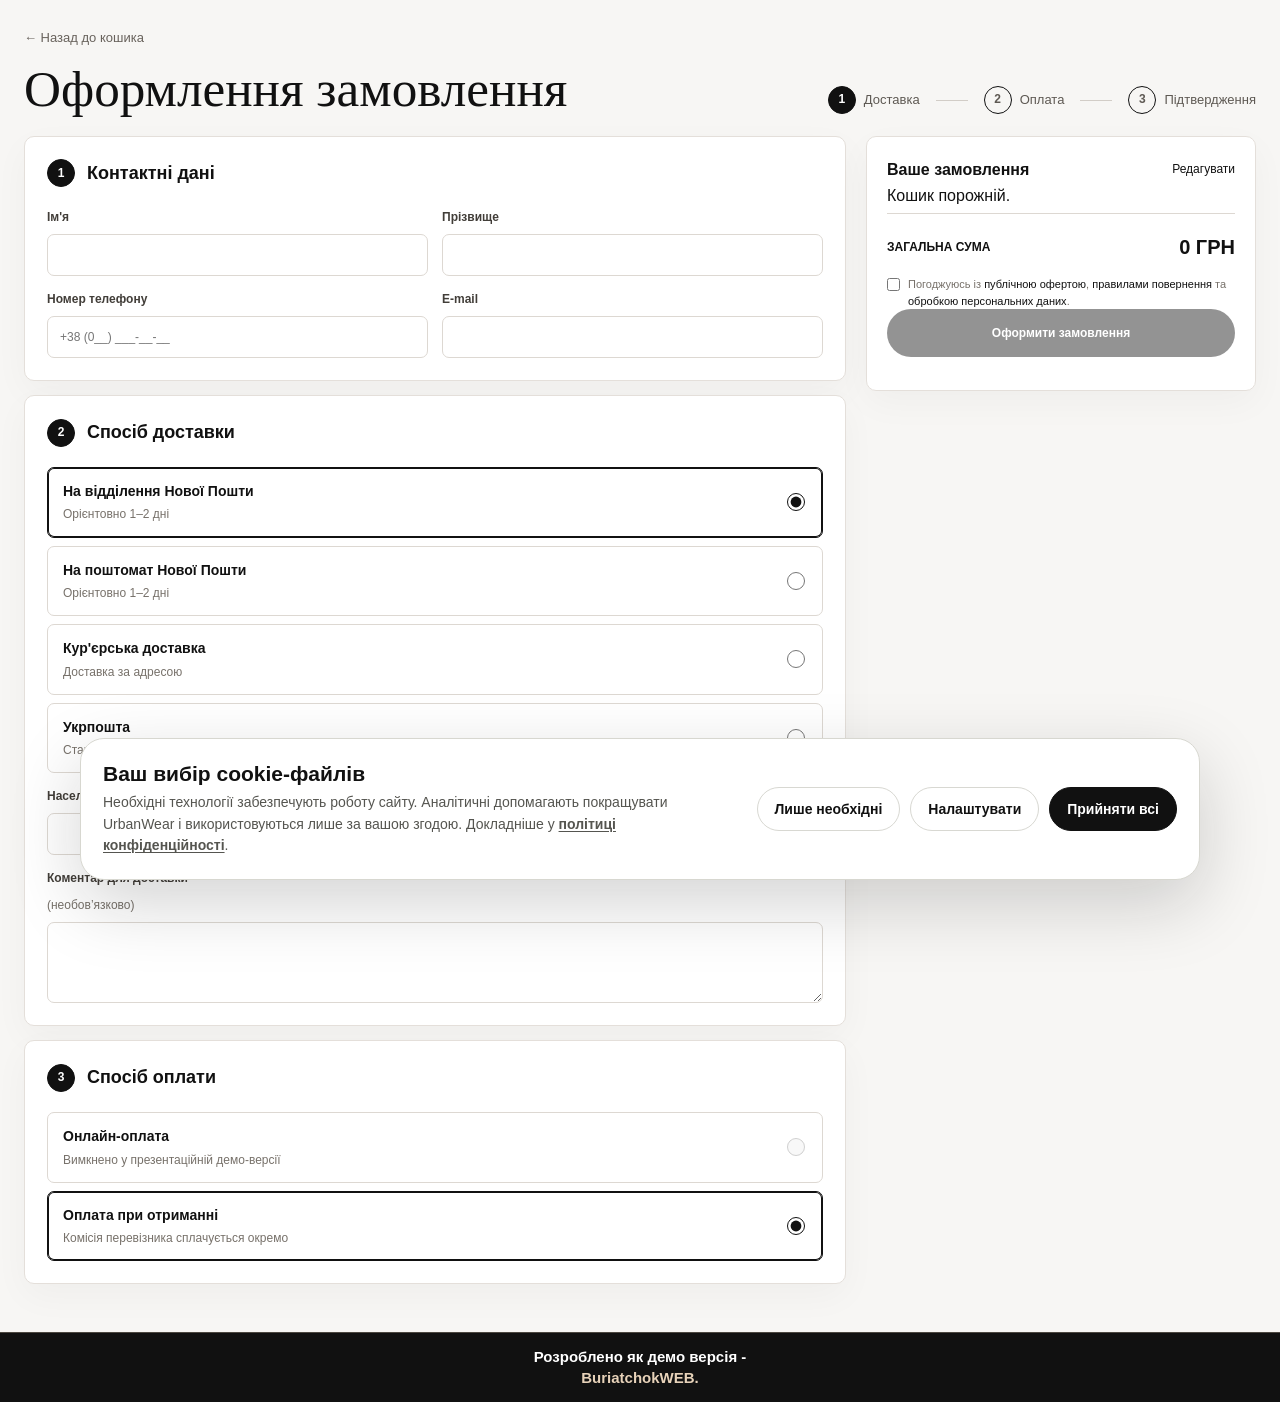
<file: checkout.html>
<!DOCTYPE html>
<html lang="uk">
<head>
  <meta charset="UTF-8" />
  <meta name="viewport" content="width=device-width, initial-scale=1.0" />
  <meta name="description" content="Оформіть замовлення UrbanWear: оберіть доставку й оплату та перевірте контактні дані." />
  <title>Оформлення замовлення — UrbanWear</title>
  <link rel="stylesheet" href="css/style.css" />
  <link rel="stylesheet" href="css/checkout.css" />
  <link rel="stylesheet" href="css/legal.css?v=cookie-consent-1" />
</head>
<body class="checkout-page">
  <main class="checkout-shell">
    <header class="checkout-header">
      <a href="cart.html" class="checkout-back">← Назад до кошика</a>
      <h1>Оформлення замовлення</h1>
      <ol class="checkout-steps" aria-label="Кроки оформлення">
        <li class="is-active"><span>1</span>Доставка</li>
        <li><span>2</span>Оплата</li>
        <li><span>3</span>Підтвердження</li>
      </ol>
    </header>

    <form class="checkout-layout" id="checkoutForm">
      <section class="checkout-main">
        <article class="checkout-card">
          <h2><span>1</span>Контактні дані</h2>
          <div class="checkout-fields checkout-fields--standalone">
            <label>Ім'я <input type="text" name="firstName" required /></label>
            <label>Прізвище <input type="text" name="lastName" required /></label>
            <label>Номер телефону <input type="tel" name="phone" placeholder="+38 (0__) ___-__-__" required /></label>
            <label>E-mail <input type="email" name="email" required /></label>
          </div>
        </article>

        <article class="checkout-card">
          <h2><span>2</span>Спосіб доставки</h2>
          <label class="checkout-option is-selected"><input type="radio" name="delivery" value="branch" checked /><span><strong>На відділення Нової Пошти</strong><small>Орієнтовно 1–2 дні</small></span></label>
          <label class="checkout-option"><input type="radio" name="delivery" value="postomat" /><span><strong>На поштомат Нової Пошти</strong><small>Орієнтовно 1–2 дні</small></span></label>
          <label class="checkout-option"><input type="radio" name="delivery" value="courier" /><span><strong>Кур'єрська доставка</strong><small>Доставка за адресою</small></span></label>
          <label class="checkout-option"><input type="radio" name="delivery" value="ukrposhta" /><span><strong>Укрпошта</strong><small>Стандарт або Експрес до відділення</small></span></label>
          <div class="checkout-fields checkout-fields--standalone" id="deliveryDynamicFields"></div>
          <label class="checkout-delivery-comment">Коментар для доставки <span>(необов’язково)</span><textarea name="deliveryComment" rows="3" maxlength="150"></textarea></label>
        </article>

        <article class="checkout-card">
          <h2><span>3</span>Спосіб оплати</h2>
          <label class="checkout-option" id="liqpayPaymentOption"><input type="radio" name="payment" value="online" disabled /><span><strong>Онлайн-оплата</strong><small id="liqpayPaymentHint">Вимкнено у презентаційній демо-версії</small></span></label>
          <label class="checkout-option is-selected"><input type="radio" name="payment" value="cod" checked /><span><strong>Оплата при отриманні</strong><small>Комісія перевізника сплачується окремо</small></span></label>
        </article>
      </section>

      <aside class="checkout-summary">
        <div class="checkout-summary__head"><h2>Ваше замовлення</h2><a href="cart.html">Редагувати</a></div>
        <div id="checkoutItems"></div>
        <div class="checkout-total"><span>Загальна сума</span><strong id="checkoutTotal">0 грн</strong></div>
        <label class="checkout-legal-consent"><input type="checkbox" name="legalConsent" required /><span>Погоджуюсь із <a href="terms.html" target="_blank" rel="noopener">публічною офертою</a>, <a href="returns.html" target="_blank" rel="noopener">правилами повернення</a> та <a href="privacy.html" target="_blank" rel="noopener">обробкою персональних даних</a>.</span></label>
        <button class="checkout-submit" id="checkoutSubmitButton" type="submit">Оформити замовлення</button>
        <p class="checkout-message" id="checkoutMessage" role="status" aria-live="polite"></p>
      </aside>
    </form>

    <section class="checkout-success" id="checkoutSuccess" hidden>
      <span class="checkout-success__mark">✓</span>
      <h1>Дякуємо за замовлення!</h1>
      <p>Ваше замовлення успішно оформлено.<br />Найближчим часом ми зв’яжемося з вами для підтвердження.</p>
      <div class="checkout-success__number"><span>Номер замовлення</span><strong id="checkoutSuccessNumber"></strong><button type="button" id="copyOrderNumberButton" aria-label="Копіювати номер">□</button></div>
      <div class="checkout-success__actions"><a class="btn btn--light" href="index.html">На головну</a><a class="btn btn--dark" href="catalog.html">До каталогу</a></div>
    </section>
    <section class="checkout-success-benefits" id="checkoutSuccessBenefits" hidden>
      <article><strong>Швидка доставка</strong><span>По всій Україні</span></article>
      <article><strong>Легке повернення</strong><span>14 днів на обмін</span></article>
      <article><strong>Безпечна оплата</strong><span>Онлайн або при отриманні</span></article>
      <article><strong>Підтримка клієнтів</strong><span>Ми завжди на зв’язку</span></article>
    </section>
  </main>

  <script src="js/cookies.js?v=consent-1"></script>
  <script src="js/products.js?v=secure-cookie-1"></script>
  <script src="js/auth.js?v=secure-cookie-1"></script>
  <script src="js/profile.js?v=server-accounts-1"></script>
  <script src="js/analytics.js"></script>
  <script src="js/cart.js"></script>
  <script src="js/orders.js?v=server-accounts-1"></script>
  <script src="js/checkout.js?v=demo-static-1"></script>
  <script src="js/demo-mode.js"></script>
</body>
</html>
</file>
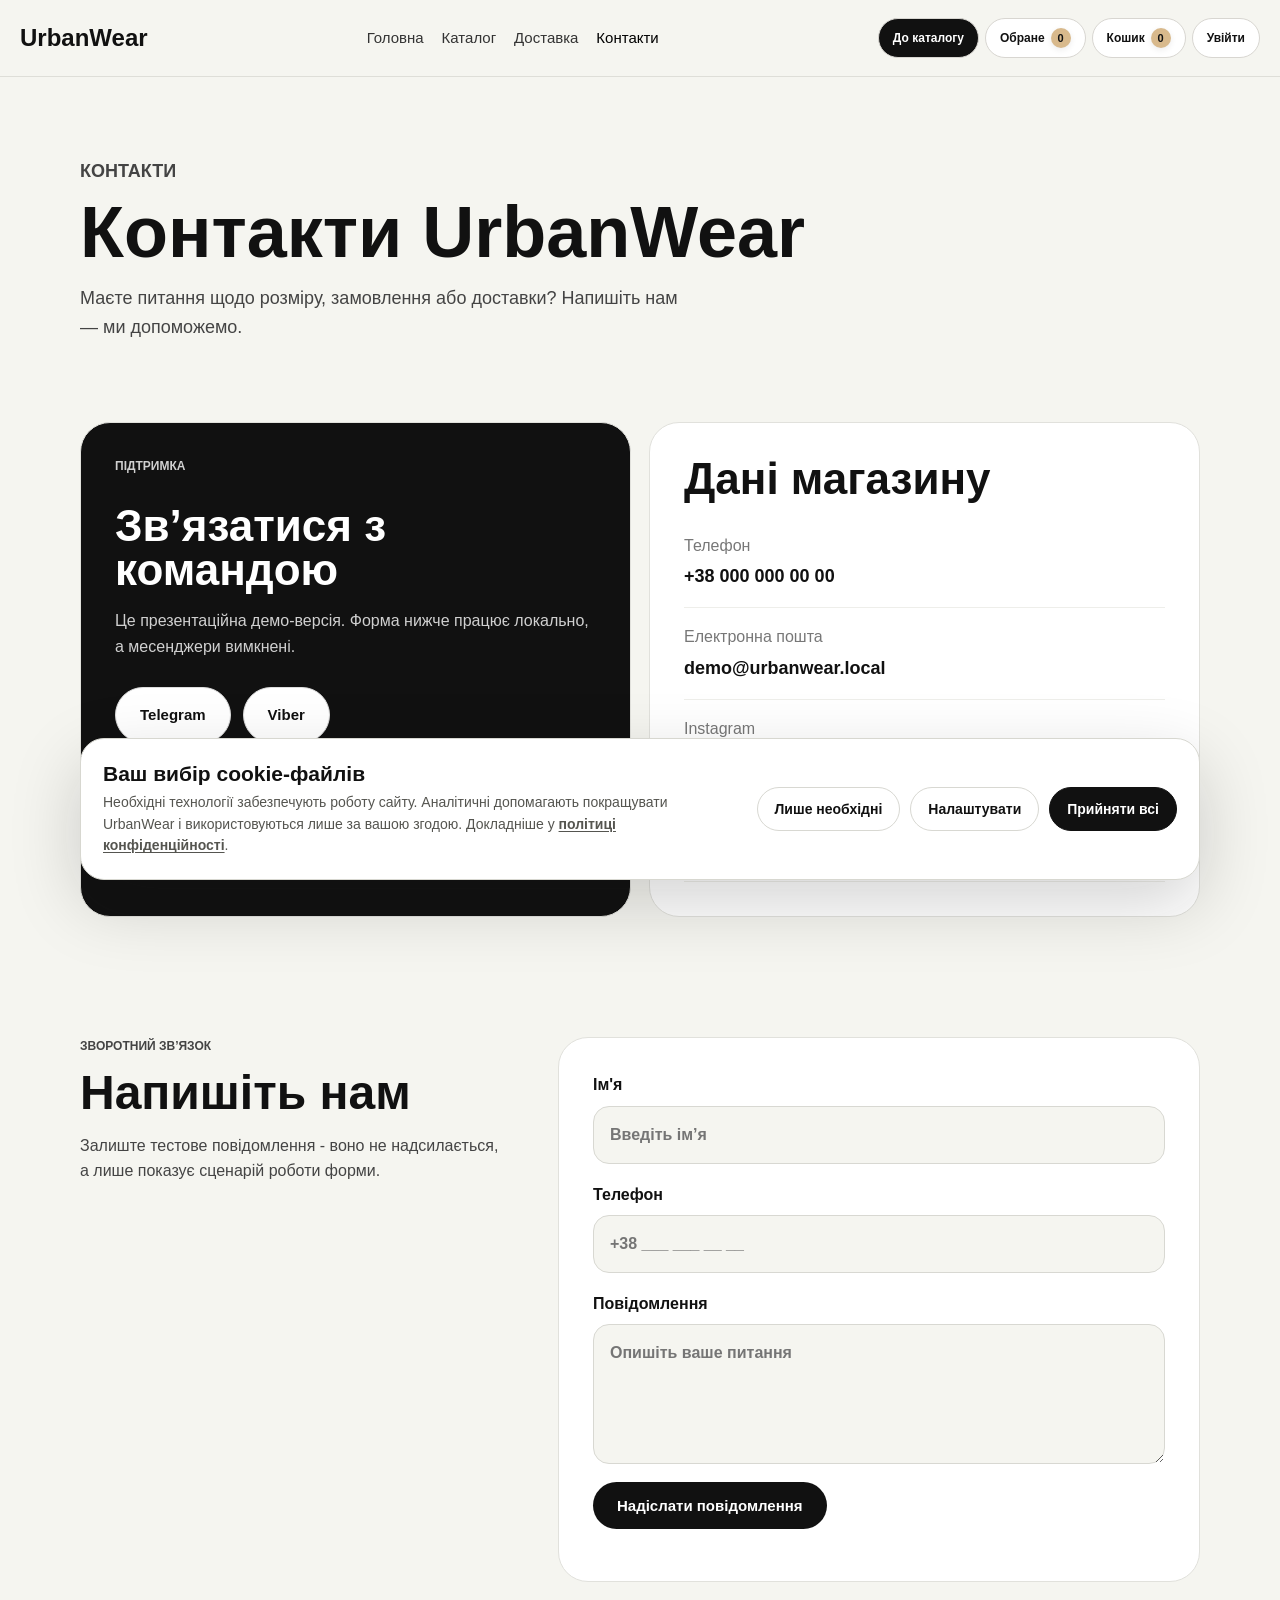
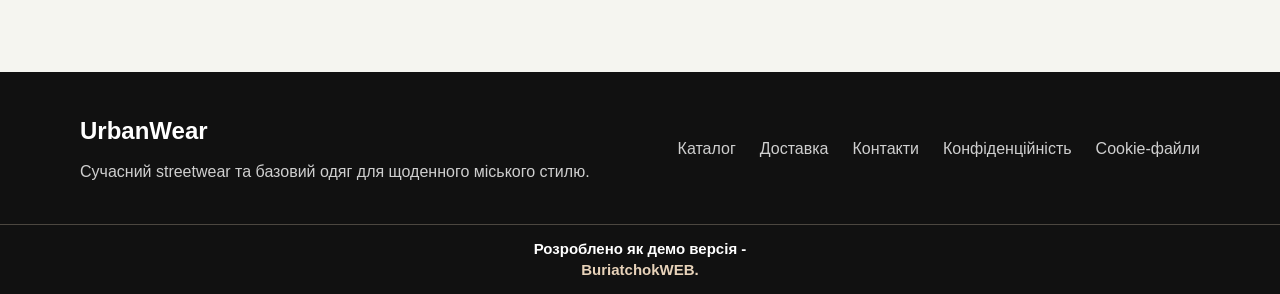
<file: contacts.html>
<!DOCTYPE html>
<html lang="uk">
<head>
  <meta charset="UTF-8" />
  <meta name="viewport" content="width=device-width, initial-scale=1.0" />
  <meta
    name="description"
    content="Зв’яжіться з командою UrbanWear для консультації, уточнення замовлення або питань щодо доставки та повернення."
  />
  <title>Контакти — UrbanWear</title>
  <link rel="stylesheet" href="css/style.css?v=local-categories-1" />
  <link rel="stylesheet" href="css/mobile-store.css?v=local-categories-1" />
  <link rel="stylesheet" href="css/legal.css?v=cookie-consent-1" />
</head>
<body>
  <header class="header">
    <div class="container header__inner">
      <a href="index.html" class="logo">UrbanWear</a>

      <button class="burger" type="button" aria-label="Відкрити меню">
        <span></span>
        <span></span>
        <span></span>
      </button>

      <nav class="nav" aria-label="Головна навігація">
        <a href="index.html">Головна</a>
        <a href="catalog.html">Каталог</a>
        <a href="delivery.html">Доставка</a>
        <a href="contacts.html" aria-current="page">Контакти</a>
      </nav>

      <a href="catalog.html" class="header__btn">До каталогу</a>
    </div>
  </header>

  <main>
    <section class="page-hero">
      <div class="container">
        <p class="label">Контакти</p>
        <h1>Контакти UrbanWear</h1>
        <p>
          Маєте питання щодо розміру, замовлення або доставки? Напишіть нам — ми допоможемо.
        </p>
      </div>
    </section>

    <section class="contacts-section">
      <div class="container contacts-grid">
        <div class="contact-card contact-card--dark">
          <p class="label">Підтримка</p>
          <h2>Зв’язатися з командою</h2>
          <p data-store-text="contactIntro">
            Маєте питання щодо розміру, замовлення або доставки? Напишіть нам — команда UrbanWear допоможе.
          </p>

          <div class="contact-actions">
            <a href="#demo-messenger-disabled" class="btn btn--light" data-store-href="telegramUrl" data-demo-disabled="messenger" aria-disabled="true">
              Telegram
            </a>

            <a href="#demo-messenger-disabled" class="btn btn--light" data-store-href="viberUrl" data-demo-disabled="messenger" aria-disabled="true">
              Viber
            </a>
          </div>
        </div>

        <div class="contact-card">
          <h2>Дані магазину</h2>

          <ul class="contact-list">
            <li>
              <span>Телефон</span>
              <strong data-store-text="phone">+38 000 000 00 00</strong>
            </li>

            <li>
              <span>Електронна пошта</span>
              <strong data-store-text="email">urbanwear@example.com</strong>
            </li>

            <li>
              <span>Instagram</span>
              <strong data-store-text="instagram">@urbanwear.shop</strong>
            </li>

            <li>
              <span>Графік</span>
              <strong data-store-text="schedule">Пн-Сб, 10:00-19:00</strong>
            </li>
          </ul>
        </div>
      </div>
    </section>

    <section class="form-section">
      <div class="container form-layout">
        <div>
          <p class="label">Зворотний зв’язок</p>
          <h2>Напишіть нам</h2>
          <p data-store-text="formIntro">
            Залиште повідомлення, і ми відповімо найближчим часом.
          </p>
        </div>

        <form class="contact-form" id="contactForm">
          <label>
            Ім'я
            <input type="text" name="name" placeholder="Введіть ім’я" required />
          </label>

          <label>
            Телефон
            <input type="tel" name="phone" placeholder="+38 ___ ___ __ __" required />
          </label>

          <label>
            Повідомлення
            <textarea name="message" placeholder="Опишіть ваше питання"></textarea>
          </label>

          <button type="submit" class="btn btn--dark">
            Надіслати повідомлення
          </button>

          <p class="form-message" id="formMessage" role="status" aria-live="polite"></p>
        </form>
      </div>
    </section>
  </main>

  <footer class="footer">
    <div class="container footer__inner">
      <div>
        <a href="index.html" class="logo logo--footer">UrbanWear</a>
        <p data-store-text="footerText">Адаптивний сайт-каталог сучасного одягу.</p>
      </div>

      <div class="footer__links">
        <a href="catalog.html">Каталог</a>
        <a href="delivery.html">Доставка</a>
        <a href="contacts.html">Контакти</a>
        <a href="privacy.html">Конфіденційність</a>
        <button type="button" data-cookie-settings>Cookie-файли</button>
      </div>
    </div>
  </footer>

  <script src="js/cookies.js?v=consent-1"></script>
  <script src="js/products.js?v=secure-cookie-1"></script>
  <script src="js/auth.js?v=secure-cookie-1"></script>
  <script src="js/analytics.js"></script>
  <script src="js/cart.js"></script>
  <script src="js/favorites.js"></script>
  <script src="js/main.js?v=local-categories-1"></script>
  <script src="js/demo-mode.js"></script>
</body>
</html>
</file>
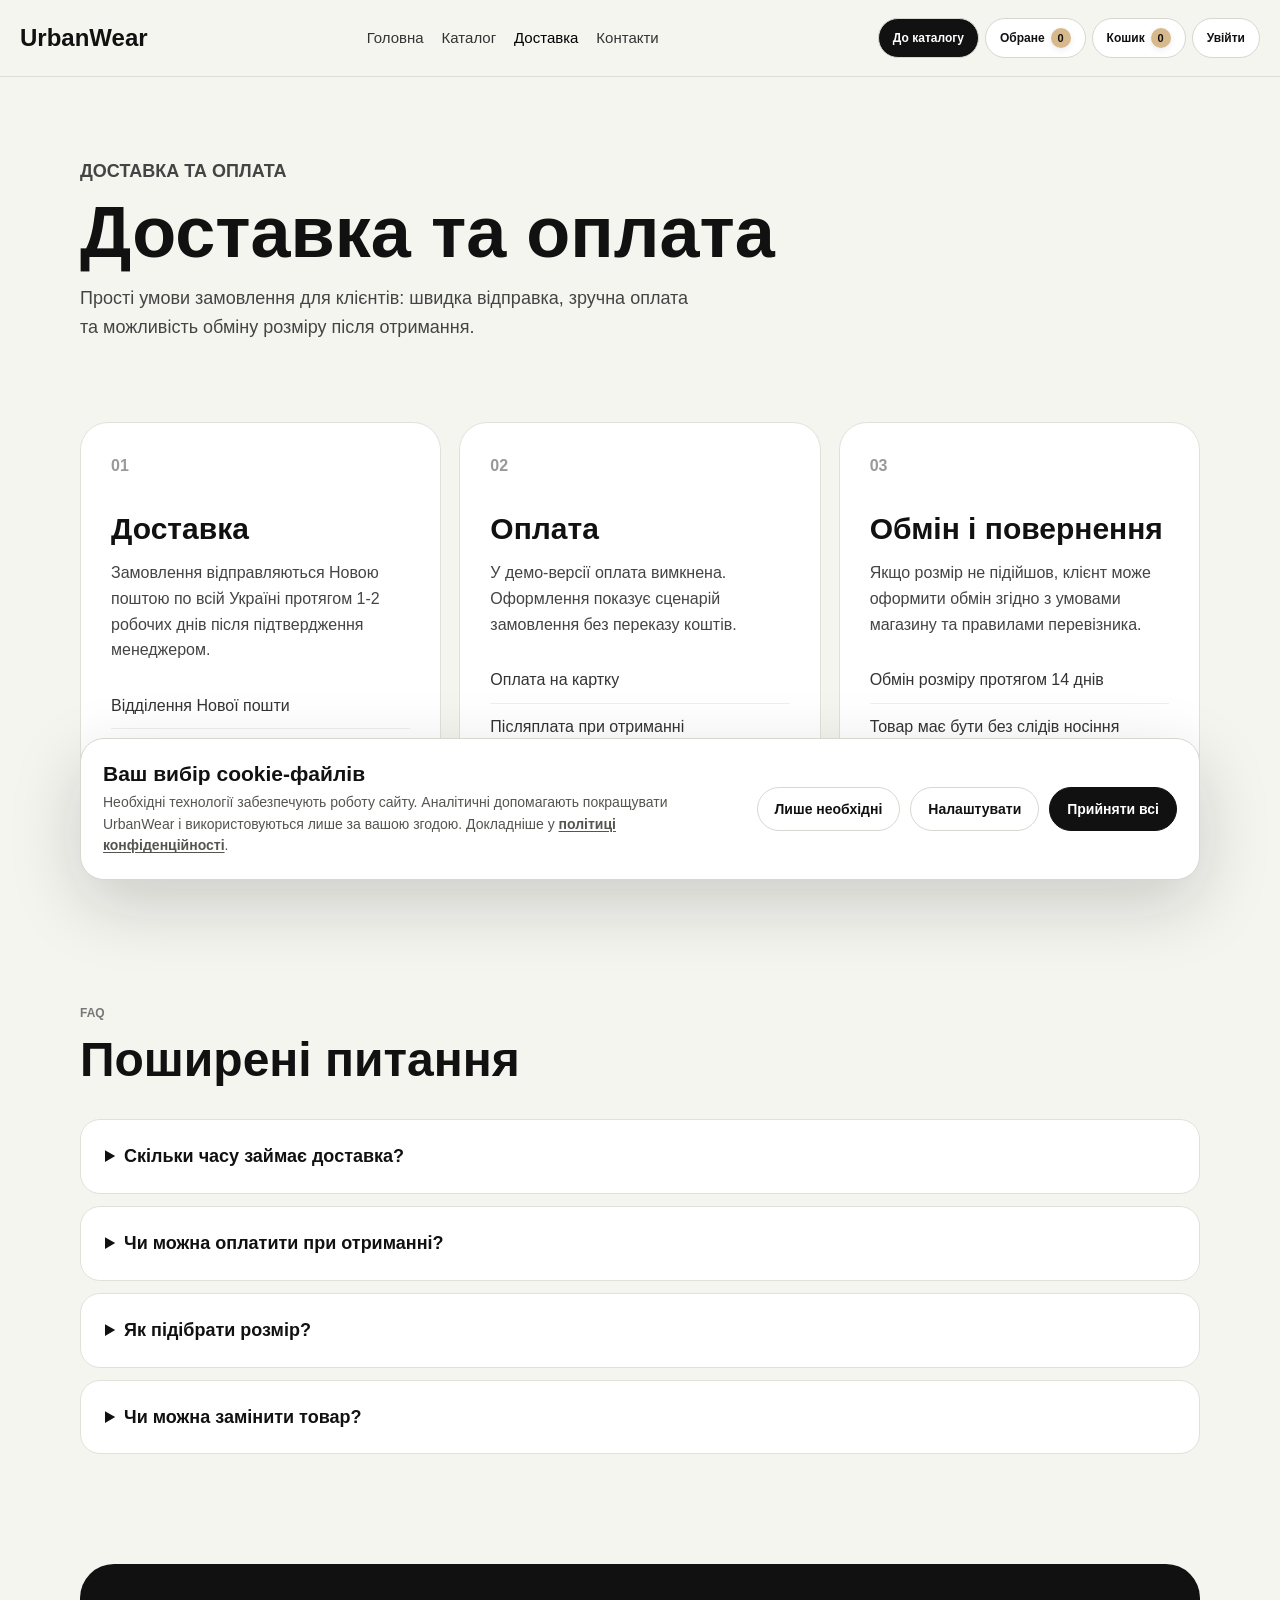
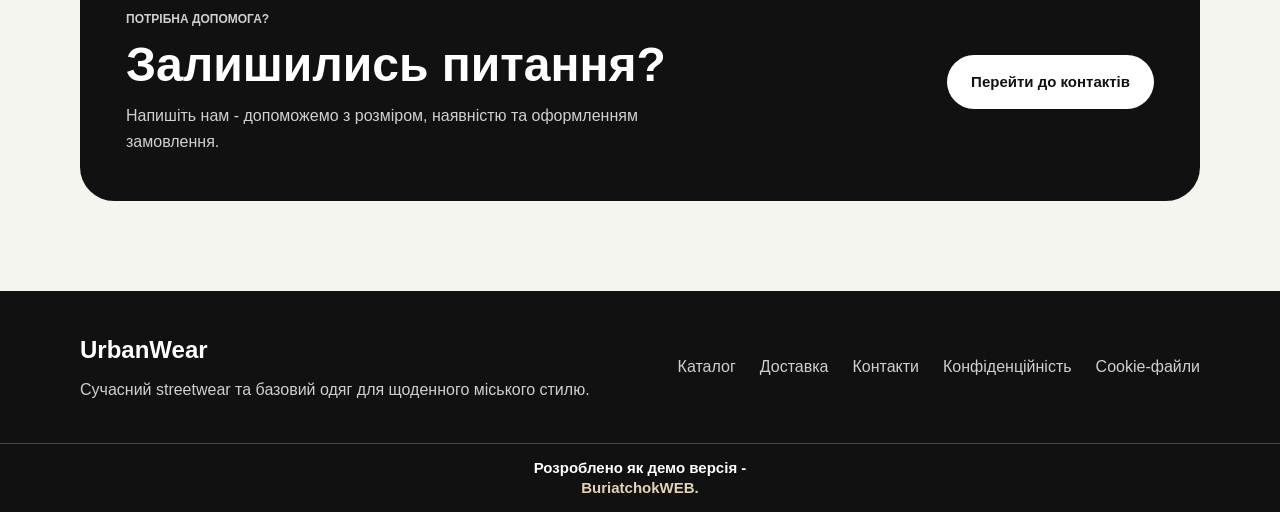
<file: delivery.html>
<!DOCTYPE html>
<html lang="uk">
<head>
  <meta charset="UTF-8" />
  <meta name="viewport" content="width=device-width, initial-scale=1.0" />
  <meta
    name="description"
    content="Дізнайтеся умови доставки, оплати, обміну та повернення товарів UrbanWear по Україні."
  />
  <title>Доставка та оплата — UrbanWear</title>
  <link rel="stylesheet" href="css/style.css?v=local-categories-1" />
  <link rel="stylesheet" href="css/mobile-store.css?v=local-categories-1" />
  <link rel="stylesheet" href="css/legal.css?v=cookie-consent-1" />
</head>
<body>
  <header class="header">
    <div class="container header__inner">
      <a href="index.html" class="logo">UrbanWear</a>

      <button class="burger" type="button" aria-label="Відкрити меню">
        <span></span>
        <span></span>
        <span></span>
      </button>

      <nav class="nav" aria-label="Головна навігація">
        <a href="index.html">Головна</a>
        <a href="catalog.html">Каталог</a>
        <a href="delivery.html" aria-current="page">Доставка</a>
        <a href="contacts.html">Контакти</a>
      </nav>

      <a href="catalog.html" class="header__btn">До каталогу</a>
    </div>
  </header>

  <main>
    <section class="page-hero">
      <div class="container">
        <p class="label">Доставка та оплата</p>
        <h1>Доставка та оплата</h1>
        <p data-store-text="deliveryIntro">
          Прості умови замовлення для клієнтів: швидка відправка, зручна оплата
          та можливість обміну розміру після отримання.
        </p>
      </div>
    </section>

    <section class="info-section">
      <div class="container info-grid">
        <article class="info-card">
          <span>01</span>
          <h2>Доставка</h2>
          <p data-store-text="deliveryBody">
            Замовлення відправляються Новою поштою по всій Україні протягом
            1-2 робочих днів після підтвердження менеджером.
          </p>

          <ul>
            <li>Відділення Нової пошти</li>
            <li>Поштомат Нової пошти</li>
            <li>Адресна доставка кур'єром</li>
          </ul>
        </article>

        <article class="info-card">
          <span>02</span>
          <h2>Оплата</h2>
          <p data-store-text="paymentBody">
            Покупець може обрати зручний спосіб оплати під час підтвердження
            замовлення в Telegram або Viber.
          </p>

          <ul>
            <li>Оплата на картку</li>
            <li>Післяплата при отриманні</li>
            <li>Повна передоплата</li>
          </ul>
        </article>

        <article class="info-card">
          <span>03</span>
          <h2>Обмін і повернення</h2>
          <p data-store-text="exchangeBody">
            Якщо розмір не підійшов, клієнт може оформити обмін згідно з умовами
            магазину та правилами перевізника.
          </p>

          <ul>
            <li>Обмін розміру протягом 14 днів</li>
            <li>Товар має бути без слідів носіння</li>
            <li>Бірки та пакування мають бути збережені</li>
          </ul>
        </article>
      </div>
    </section>

    <section class="faq-section">
      <div class="container">
        <div class="section-heading">
          <p class="label">FAQ</p>
          <h2>Поширені питання</h2>
        </div>

        <div class="faq-list">
          <details class="faq-item">
            <summary>Скільки часу займає доставка?</summary>
            <p>
              Зазвичай доставка Новою поштою займає 1-3 дні залежно від міста отримувача.
            </p>
          </details>

          <details class="faq-item">
            <summary>Чи можна оплатити при отриманні?</summary>
            <p>
              Так, магазин може дозволити післяплату після огляду товару у відділенні.
            </p>
          </details>

          <details class="faq-item">
            <summary>Як підібрати розмір?</summary>
            <p>
              Напишіть менеджеру в Telegram або Viber - він допоможе підібрати розмір
              за параметрами клієнта.
            </p>
          </details>

          <details class="faq-item">
            <summary>Чи можна замінити товар?</summary>
            <p>
              Так, якщо товар не був у використанні, а бірки та пакування збережені.
            </p>
          </details>
        </div>
      </div>
    </section>

    <section class="cta-section">
      <div class="container cta-box">
        <div>
          <p class="label">Потрібна допомога?</p>
          <h2>Залишились питання?</h2>
          <p data-store-text="ctaText">
            Напишіть нам - допоможемо з розміром, наявністю та оформленням замовлення.
          </p>
        </div>

        <a href="contacts.html" class="btn btn--dark">Перейти до контактів</a>
      </div>
    </section>
  </main>

  <footer class="footer">
    <div class="container footer__inner">
      <div>
        <a href="index.html" class="logo logo--footer">UrbanWear</a>
        <p data-store-text="footerText">Адаптивний сайт-каталог сучасного одягу.</p>
      </div>

      <div class="footer__links">
        <a href="catalog.html">Каталог</a>
        <a href="delivery.html">Доставка</a>
        <a href="contacts.html">Контакти</a>
        <a href="privacy.html">Конфіденційність</a>
        <button type="button" data-cookie-settings>Cookie-файли</button>
      </div>
    </div>
  </footer>

  <script src="js/cookies.js?v=consent-1"></script>
  <script src="js/products.js?v=secure-cookie-1"></script>
  <script src="js/auth.js?v=secure-cookie-1"></script>
  <script src="js/analytics.js"></script>
  <script src="js/cart.js"></script>
  <script src="js/favorites.js"></script>
  <script src="js/main.js?v=local-categories-1"></script>
  <script src="js/demo-mode.js"></script>
</body>
</html>
</file>
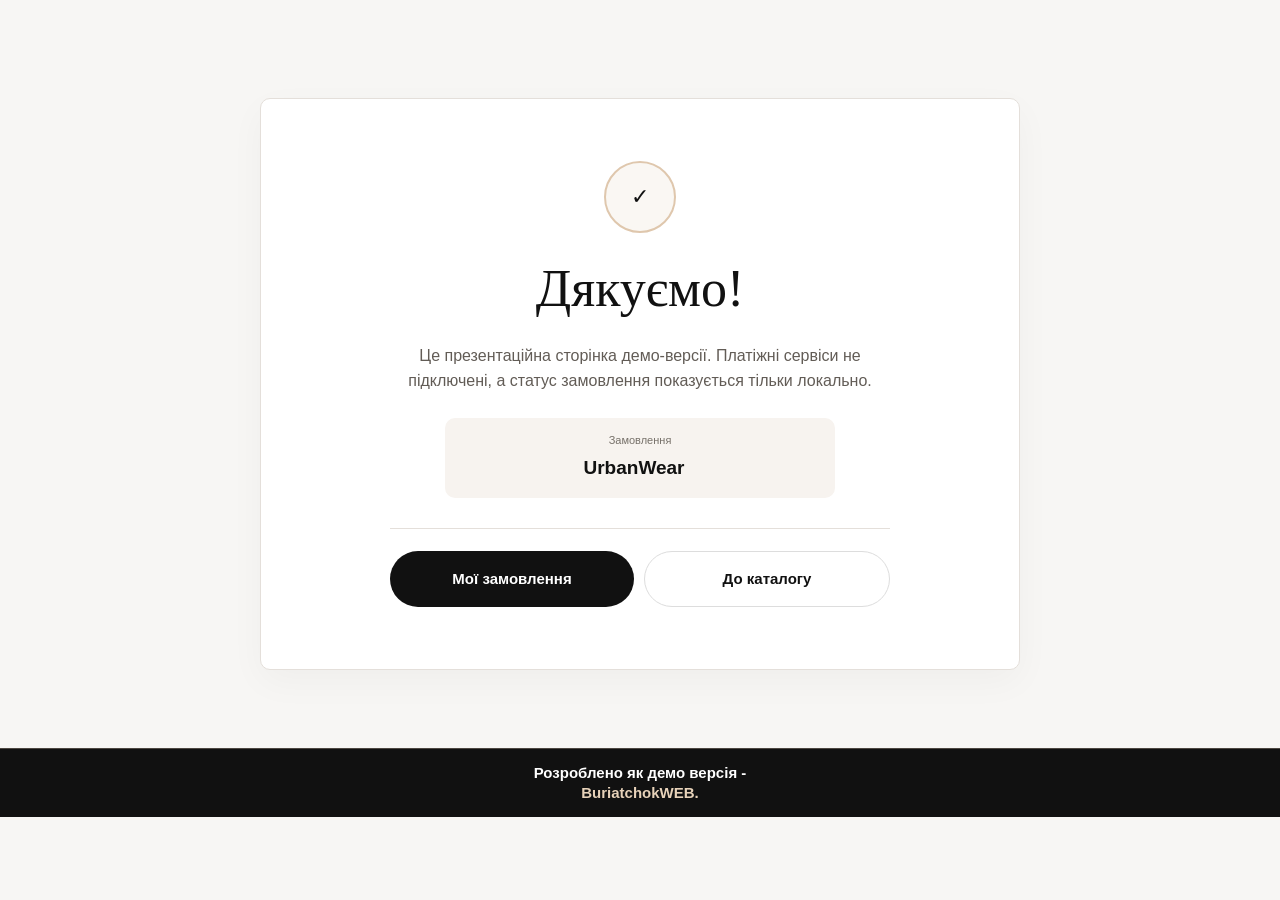
<file: payment-result.html>
<!DOCTYPE html>
<html lang="uk">
<head>
  <meta charset="UTF-8" />
  <meta name="viewport" content="width=device-width, initial-scale=1.0" />
  <meta name="description" content="Результат оплати замовлення UrbanWear." />
  <title>Результат оплати — UrbanWear</title>
  <link rel="stylesheet" href="css/style.css" />
  <link rel="stylesheet" href="css/checkout.css" />
</head>
<body class="checkout-page">
  <main class="checkout-shell">
    <section class="checkout-success">
      <span class="checkout-success__mark">✓</span>
      <h1>Дякуємо!</h1>
      <p>Це презентаційна сторінка демо-версії. Платіжні сервіси не підключені, а статус замовлення показується тільки локально.</p>
      <div class="checkout-success__number"><span>Замовлення</span><strong id="paymentResultOrder">UrbanWear</strong></div>
      <div class="checkout-success__actions"><a class="btn btn--dark" href="account.html?tab=orders">Мої замовлення</a><a class="btn btn--light" href="catalog.html">До каталогу</a></div>
    </section>
  </main>
  <script>
    const order = new URLSearchParams(location.search).get("order");
    if (order) document.getElementById("paymentResultOrder").textContent = order;
  </script>
  <script src="js/demo-mode.js"></script>
</body>
</html>
</file>
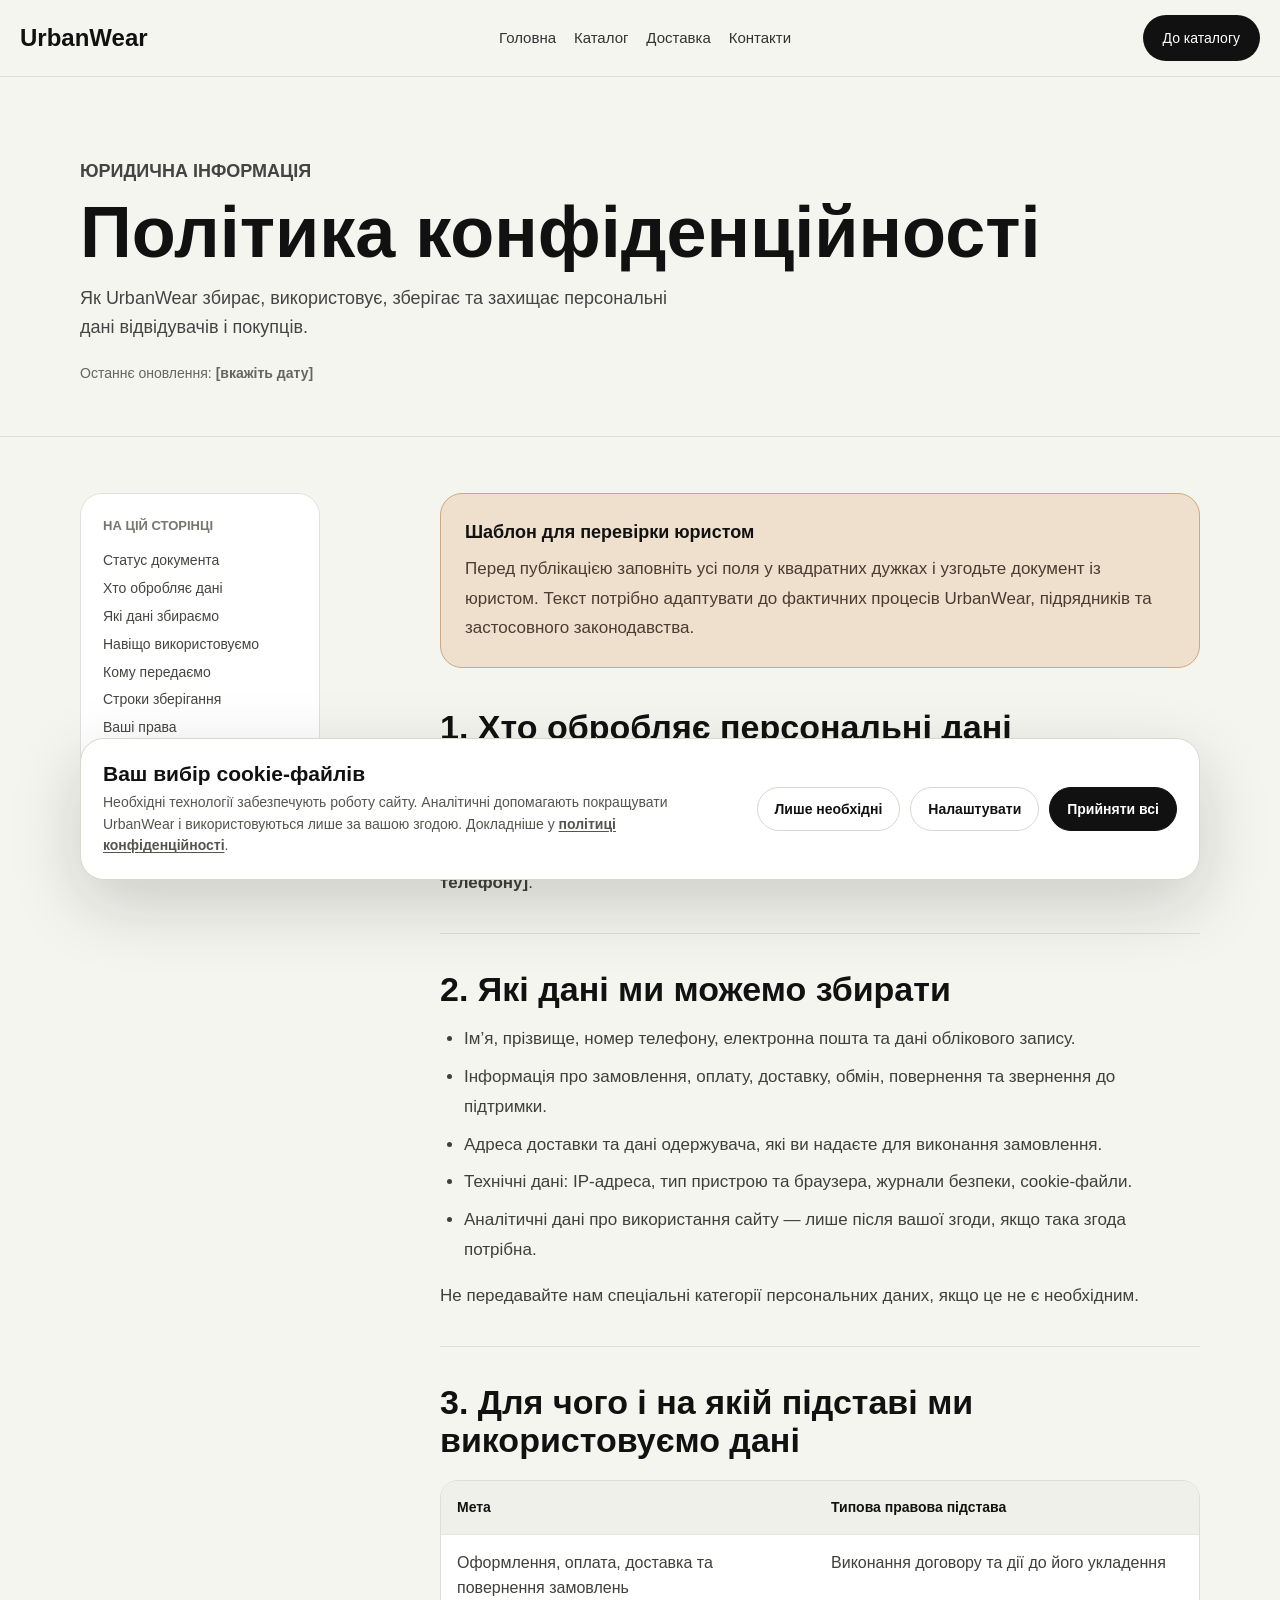
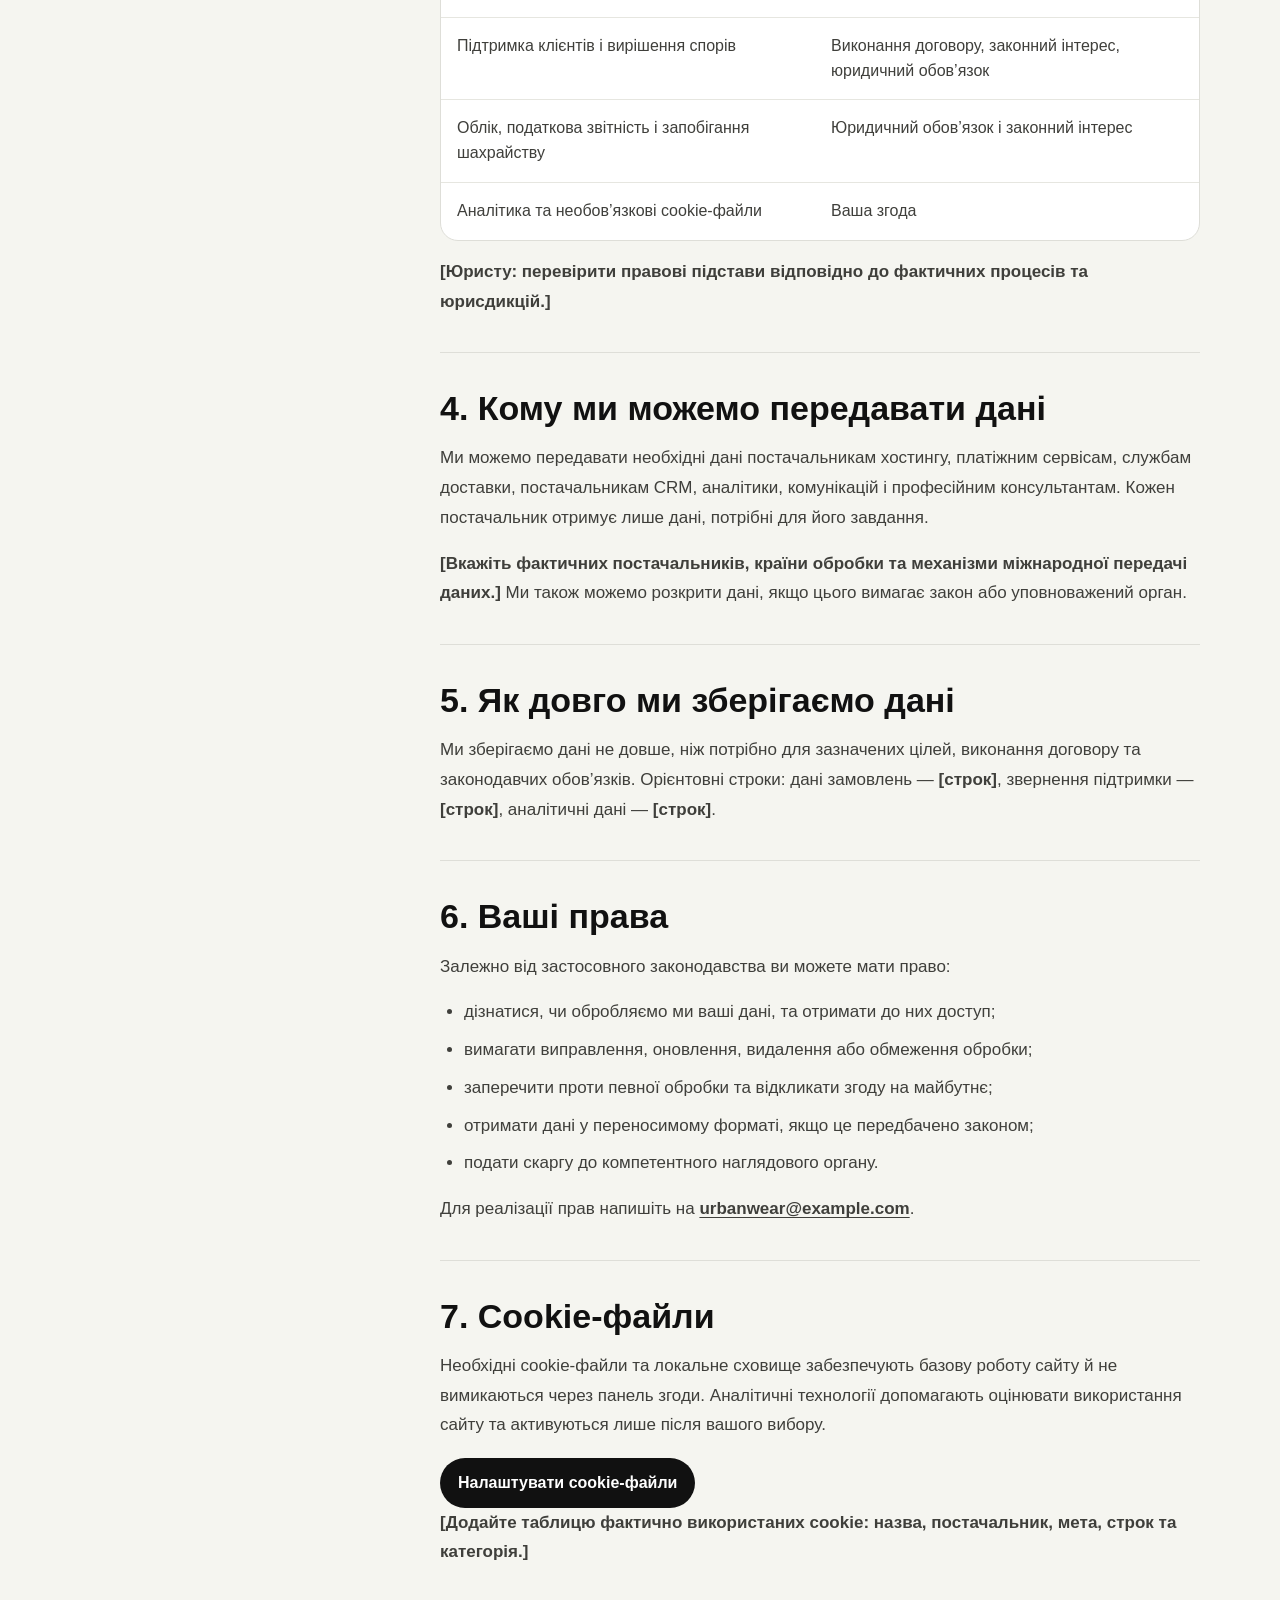
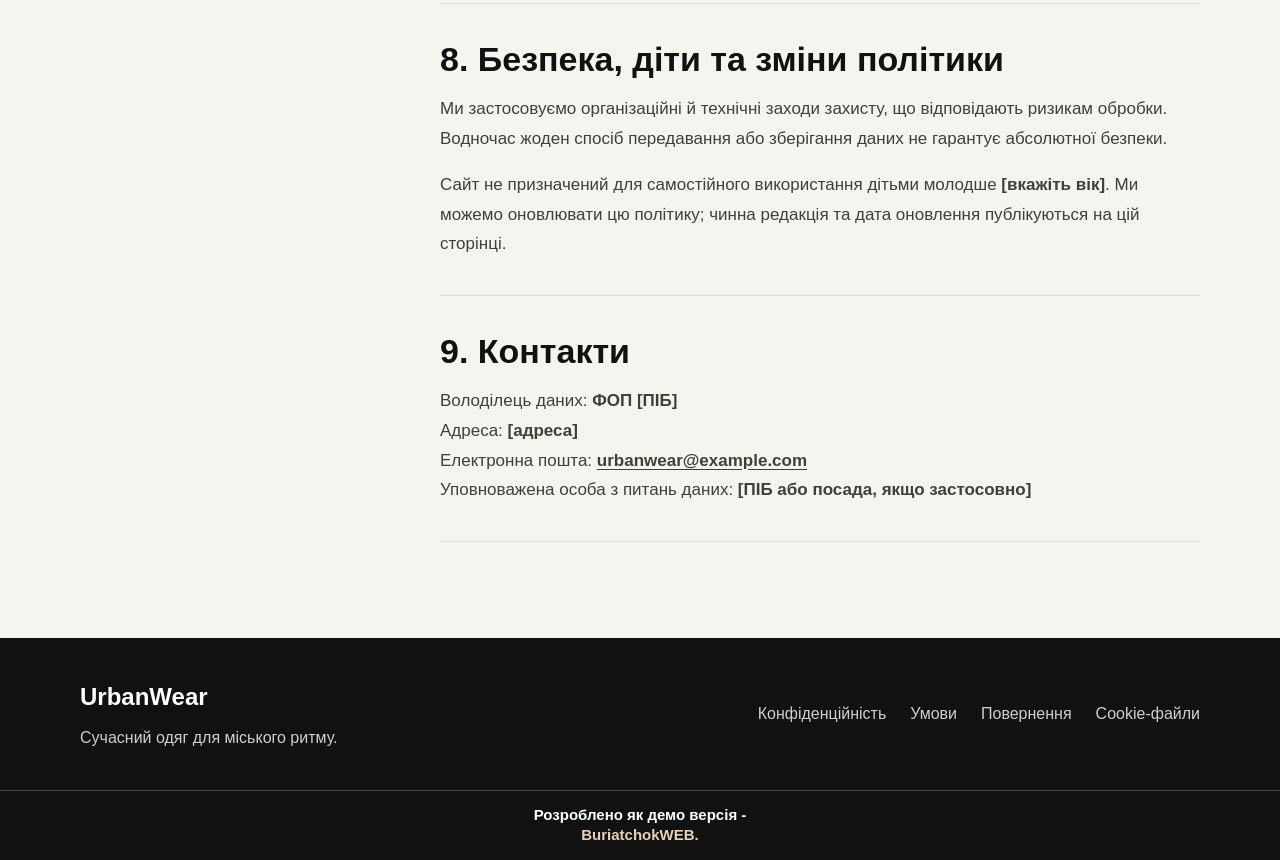
<file: privacy.html>
<!DOCTYPE html>
<html lang="uk">
<head>
  <meta charset="UTF-8" />
  <meta name="viewport" content="width=device-width, initial-scale=1.0" />
  <meta
    name="description"
    content="Шаблон політики конфіденційності інтернет-магазину UrbanWear."
  />
  <title>Політика конфіденційності — UrbanWear</title>
  <link rel="stylesheet" href="css/style.css" />
  <link rel="stylesheet" href="css/legal.css" />
</head>
<body class="legal-page">
  <header class="header">
    <div class="container header__inner">
      <a href="index.html" class="logo">UrbanWear</a>
      <nav class="nav" aria-label="Головна навігація">
        <a href="index.html">Головна</a>
        <a href="catalog.html">Каталог</a>
        <a href="delivery.html">Доставка</a>
        <a href="contacts.html">Контакти</a>
      </nav>
      <a href="catalog.html" class="header__btn">До каталогу</a>
    </div>
  </header>

  <main>
    <section class="page-hero legal-hero">
      <div class="container">
        <p class="label">Юридична інформація</p>
        <h1>Політика конфіденційності</h1>
        <p>Як UrbanWear збирає, використовує, зберігає та захищає персональні дані відвідувачів і покупців.</p>
        <p class="legal-updated">Останнє оновлення: <strong>[вкажіть дату]</strong></p>
      </div>
    </section>

    <section class="legal-section">
      <div class="container legal-layout">
        <aside class="legal-sidebar" aria-label="Зміст сторінки">
          <strong>На цій сторінці</strong>
          <a href="#status">Статус документа</a>
          <a href="#controller">Хто обробляє дані</a>
          <a href="#data">Які дані збираємо</a>
          <a href="#purposes">Навіщо використовуємо</a>
          <a href="#sharing">Кому передаємо</a>
          <a href="#retention">Строки зберігання</a>
          <a href="#rights">Ваші права</a>
          <a href="#cookies">Cookie-файли</a>
          <a href="#contacts">Контакти</a>
        </aside>

        <article class="legal-document">
          <div class="legal-notice" id="status" role="note">
            <strong>Шаблон для перевірки юристом</strong>
            <p>
              Перед публікацією заповніть усі поля у квадратних дужках і узгодьте документ із юристом.
              Текст потрібно адаптувати до фактичних процесів UrbanWear, підрядників та застосовного законодавства.
            </p>
          </div>

          <section id="controller">
            <h2>1. Хто обробляє персональні дані</h2>
            <p>
              Володільцем персональних даних є <strong>ФОП [ПІБ]</strong>,
              РНОКПП <strong>[номер]</strong>, адреса: <strong>[адреса реєстрації та поштова адреса]</strong>
              (далі — «UrbanWear», «ми»).
            </p>
            <p>
              З питань конфіденційності звертайтеся: <a href="mailto:urbanwear@example.com">urbanwear@example.com</a>,
              телефон: <strong>[номер телефону]</strong>.
            </p>
          </section>

          <section id="data">
            <h2>2. Які дані ми можемо збирати</h2>
            <ul>
              <li>Ім’я, прізвище, номер телефону, електронна пошта та дані облікового запису.</li>
              <li>Інформація про замовлення, оплату, доставку, обмін, повернення та звернення до підтримки.</li>
              <li>Адреса доставки та дані одержувача, які ви надаєте для виконання замовлення.</li>
              <li>Технічні дані: IP-адреса, тип пристрою та браузера, журнали безпеки, cookie-файли.</li>
              <li>Аналітичні дані про використання сайту — лише після вашої згоди, якщо така згода потрібна.</li>
            </ul>
            <p>Не передавайте нам спеціальні категорії персональних даних, якщо це не є необхідним.</p>
          </section>

          <section id="purposes">
            <h2>3. Для чого і на якій підставі ми використовуємо дані</h2>
            <div class="legal-table-wrap">
              <table>
                <thead>
                  <tr>
                    <th>Мета</th>
                    <th>Типова правова підстава</th>
                  </tr>
                </thead>
                <tbody>
                  <tr>
                    <td>Оформлення, оплата, доставка та повернення замовлень</td>
                    <td>Виконання договору та дії до його укладення</td>
                  </tr>
                  <tr>
                    <td>Підтримка клієнтів і вирішення спорів</td>
                    <td>Виконання договору, законний інтерес, юридичний обов’язок</td>
                  </tr>
                  <tr>
                    <td>Облік, податкова звітність і запобігання шахрайству</td>
                    <td>Юридичний обов’язок і законний інтерес</td>
                  </tr>
                  <tr>
                    <td>Аналітика та необов’язкові cookie-файли</td>
                    <td>Ваша згода</td>
                  </tr>
                </tbody>
              </table>
            </div>
            <p>
              <strong>[Юристу: перевірити правові підстави відповідно до фактичних процесів та юрисдикцій.]</strong>
            </p>
          </section>

          <section id="sharing">
            <h2>4. Кому ми можемо передавати дані</h2>
            <p>
              Ми можемо передавати необхідні дані постачальникам хостингу, платіжним сервісам, службам доставки,
              постачальникам CRM, аналітики, комунікацій і професійним консультантам. Кожен постачальник отримує
              лише дані, потрібні для його завдання.
            </p>
            <p>
              <strong>[Вкажіть фактичних постачальників, країни обробки та механізми міжнародної передачі даних.]</strong>
              Ми також можемо розкрити дані, якщо цього вимагає закон або уповноважений орган.
            </p>
          </section>

          <section id="retention">
            <h2>5. Як довго ми зберігаємо дані</h2>
            <p>
              Ми зберігаємо дані не довше, ніж потрібно для зазначених цілей, виконання договору та законодавчих
              обов’язків. Орієнтовні строки: дані замовлень — <strong>[строк]</strong>, звернення підтримки —
              <strong>[строк]</strong>, аналітичні дані — <strong>[строк]</strong>.
            </p>
          </section>

          <section id="rights">
            <h2>6. Ваші права</h2>
            <p>Залежно від застосовного законодавства ви можете мати право:</p>
            <ul>
              <li>дізнатися, чи обробляємо ми ваші дані, та отримати до них доступ;</li>
              <li>вимагати виправлення, оновлення, видалення або обмеження обробки;</li>
              <li>заперечити проти певної обробки та відкликати згоду на майбутнє;</li>
              <li>отримати дані у переносимому форматі, якщо це передбачено законом;</li>
              <li>подати скаргу до компетентного наглядового органу.</li>
            </ul>
            <p>Для реалізації прав напишіть на <a href="mailto:urbanwear@example.com">urbanwear@example.com</a>.</p>
          </section>

          <section id="cookies">
            <h2>7. Cookie-файли</h2>
            <p>
              Необхідні cookie-файли та локальне сховище забезпечують базову роботу сайту й не вимикаються через
              панель згоди. Аналітичні технології допомагають оцінювати використання сайту та активуються лише
              після вашого вибору.
            </p>
            <button class="legal-inline-button" type="button" data-cookie-settings>Налаштувати cookie-файли</button>
            <p>
              <strong>[Додайте таблицю фактично використаних cookie: назва, постачальник, мета, строк та категорія.]</strong>
            </p>
          </section>

          <section>
            <h2>8. Безпека, діти та зміни політики</h2>
            <p>
              Ми застосовуємо організаційні й технічні заходи захисту, що відповідають ризикам обробки. Водночас
              жоден спосіб передавання або зберігання даних не гарантує абсолютної безпеки.
            </p>
            <p>
              Сайт не призначений для самостійного використання дітьми молодше <strong>[вкажіть вік]</strong>.
              Ми можемо оновлювати цю політику; чинна редакція та дата оновлення публікуються на цій сторінці.
            </p>
          </section>

          <section id="contacts">
            <h2>9. Контакти</h2>
            <p>
              Володілець даних: <strong>ФОП [ПІБ]</strong><br />
              Адреса: <strong>[адреса]</strong><br />
              Електронна пошта: <a href="mailto:urbanwear@example.com">urbanwear@example.com</a><br />
              Уповноважена особа з питань даних: <strong>[ПІБ або посада, якщо застосовно]</strong>
            </p>
          </section>
        </article>
      </div>
    </section>
  </main>

  <footer class="footer">
    <div class="container footer__inner">
      <div>
        <a href="index.html" class="logo logo--footer">UrbanWear</a>
        <p>Сучасний одяг для міського ритму.</p>
      </div>
      <div class="footer__links legal-footer-links">
        <a href="privacy.html" aria-current="page">Конфіденційність</a>
        <a href="terms.html">Умови</a>
        <a href="returns.html">Повернення</a>
        <button type="button" data-cookie-settings>Cookie-файли</button>
      </div>
    </div>
  </footer>

  <script src="js/cookies.js" defer></script>
  <script src="js/demo-mode.js"></script>
</body>
</html>
</file>
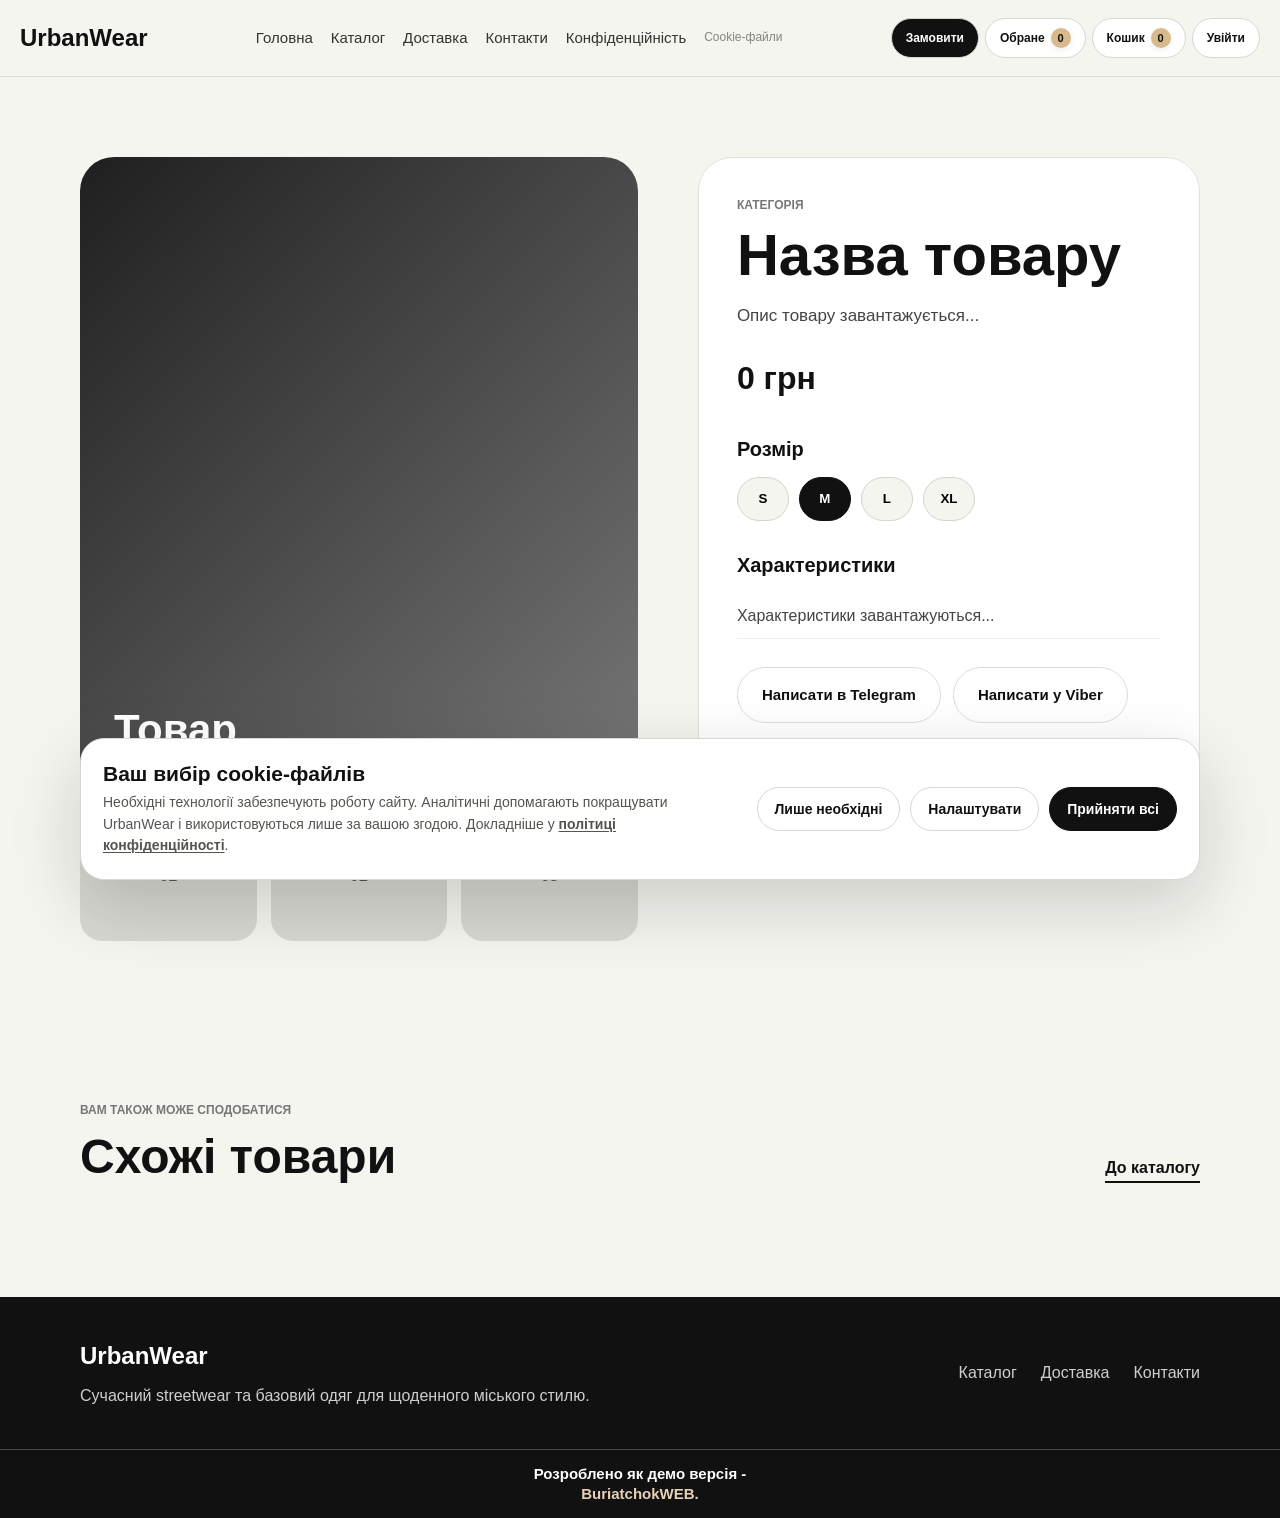
<file: product.html>
<!DOCTYPE html>
<html lang="uk">
<head>
  <meta charset="UTF-8" />
  <meta name="viewport" content="width=device-width, initial-scale=1.0" />
  <meta
    name="description"
    content="Товар UrbanWear: сучасний дизайн, зручний крій, актуальні розміри та доставка по Україні."
  />
  <title>Товар UrbanWear — купити з доставкою по Україні</title>
  <link rel="stylesheet" href="css/style.css?v=full-product-images-2" />
  <link rel="stylesheet" href="css/mobile-store.css?v=full-product-images-2" />
  <link rel="stylesheet" href="css/catalog-card-fixes.css?v=equal-actions-1" />
  <link rel="stylesheet" href="css/legal.css?v=cookie-consent-1" />
</head>
<body>
  <header class="header">
    <div class="container header__inner">
      <a href="index.html" class="logo">UrbanWear</a>

      <button class="burger" type="button" aria-label="Відкрити меню">
        <span></span>
        <span></span>
        <span></span>
      </button>

      <nav class="nav" aria-label="Головна навігація">
        <a href="index.html">Головна</a>
        <a href="catalog.html">Каталог</a>
        <a href="delivery.html">Доставка</a>
        <a href="contacts.html">Контакти</a>
        <a href="privacy.html">Конфіденційність</a>
        <button type="button" data-cookie-settings>Cookie-файли</button>
      </nav>

      <a href="contacts.html" class="header__btn">Замовити</a>
    </div>
  </header>

  <main>
    <section class="product-page">
      <div class="container product-page__inner">
        <div class="product-gallery">
          <div class="product-gallery__main" id="productVisual">
            <span id="productImageLabel">Товар</span>
          </div>

          <div class="product-gallery__thumbs" aria-label="Мініатюри товару">
            <div class="product-gallery__thumb">01</div>
            <div class="product-gallery__thumb">02</div>
            <div class="product-gallery__thumb">03</div>
          </div>
        </div>

        <div class="product-info">
          <p class="label" id="productCategory">Категорія</p>
          <h1 id="productTitle">Назва товару</h1>

          <p class="product-info__desc" id="productDescription">
            Опис товару завантажується...
          </p>

          <div class="product-price" id="productPrice">0 грн</div>

          <div class="product-options">
            <h3>Розмір</h3>
            <div class="size-list" aria-label="Вибір розміру">
              <button type="button">S</button>
              <button type="button" class="is-active">M</button>
              <button type="button">L</button>
              <button type="button">XL</button>
            </div>
          </div>

          <div class="product-details">
            <h3>Характеристики</h3>
            <ul id="productSpecs">
              <li>Характеристики завантажуються...</li>
            </ul>
          </div>

          <div class="product-actions">
            <a
              href="#demo-messenger-disabled"
              class="btn btn--light"
              data-store-href="telegramUrl"
              data-demo-disabled="messenger"
              aria-disabled="true"
            >
              Написати в Telegram
            </a>

            <a
              href="#demo-messenger-disabled"
              class="btn btn--light"
              data-store-href="viberUrl"
              data-demo-disabled="messenger"
              aria-disabled="true"
            >
              Написати у Viber
            </a>
          </div>

          <p class="product-note" data-store-text="productNote">
            Потрібна допомога з розміром? Напишіть нам — допоможемо обрати.
          </p>
        </div>
      </div>
    </section>

    <section class="popular">
      <div class="container">
        <div class="section-heading section-heading--between">
          <div>
            <p class="label">Вам також може сподобатися</p>
            <h2>Схожі товари</h2>
          </div>

          <a href="catalog.html" class="text-link">До каталогу</a>
        </div>

        <div class="product-grid" id="relatedProducts"></div>
      </div>
    </section>
  </main>

  <footer class="footer">
    <div class="container footer__inner">
      <div>
        <a href="index.html" class="logo logo--footer">UrbanWear</a>
        <p data-store-text="footerText">Адаптивний сайт-каталог сучасного одягу.</p>
      </div>

      <div class="footer__links">
        <a href="catalog.html">Каталог</a>
        <a href="delivery.html">Доставка</a>
        <a href="contacts.html">Контакти</a>
      </div>
    </div>
  </footer>

  <script src="js/cookies.js?v=consent-1"></script>
  <script src="js/products.js?v=secure-cookie-1"></script>
  <script src="js/auth.js?v=secure-cookie-1"></script>
  <script src="js/analytics.js"></script>
  <script src="js/cart.js"></script>
  <script src="js/favorites.js"></script>
  <script src="js/main.js?v=full-product-images-2"></script>
  <script src="js/demo-mode.js"></script>
</body>
</html>
</file>
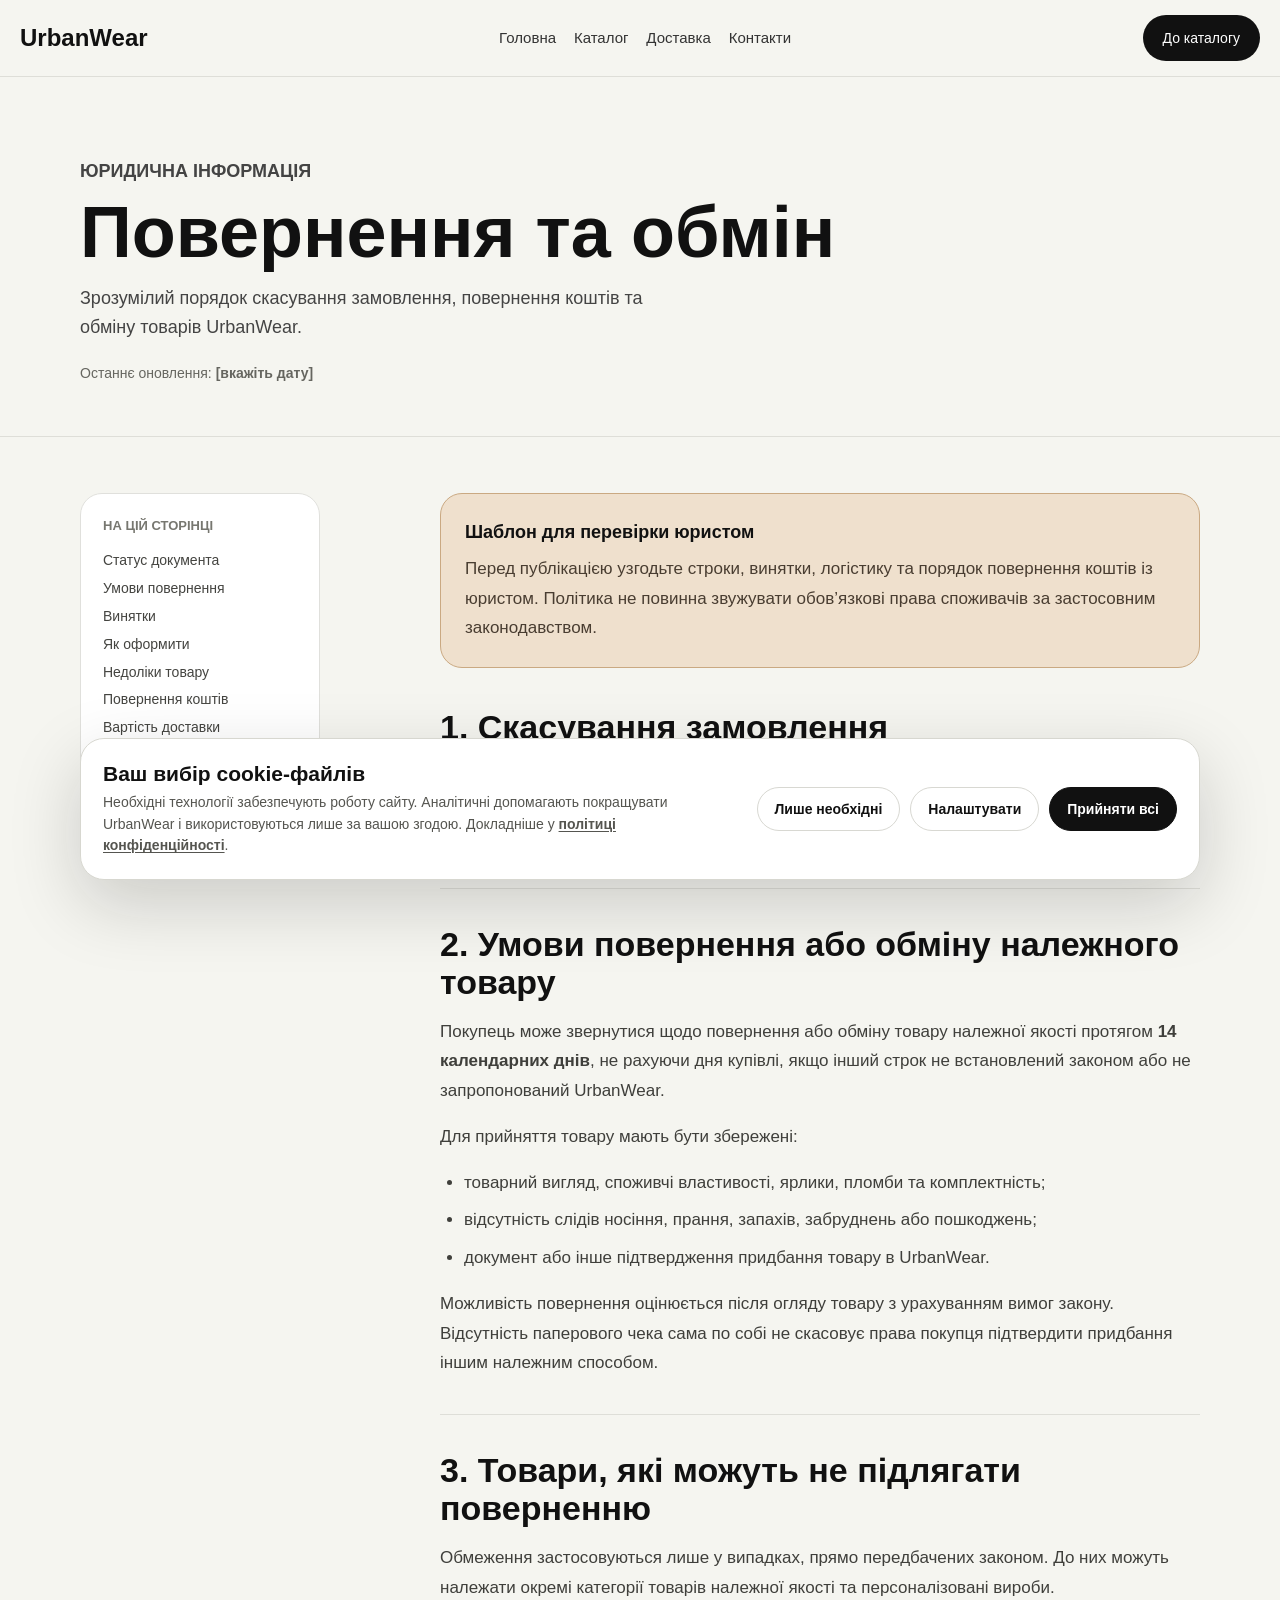
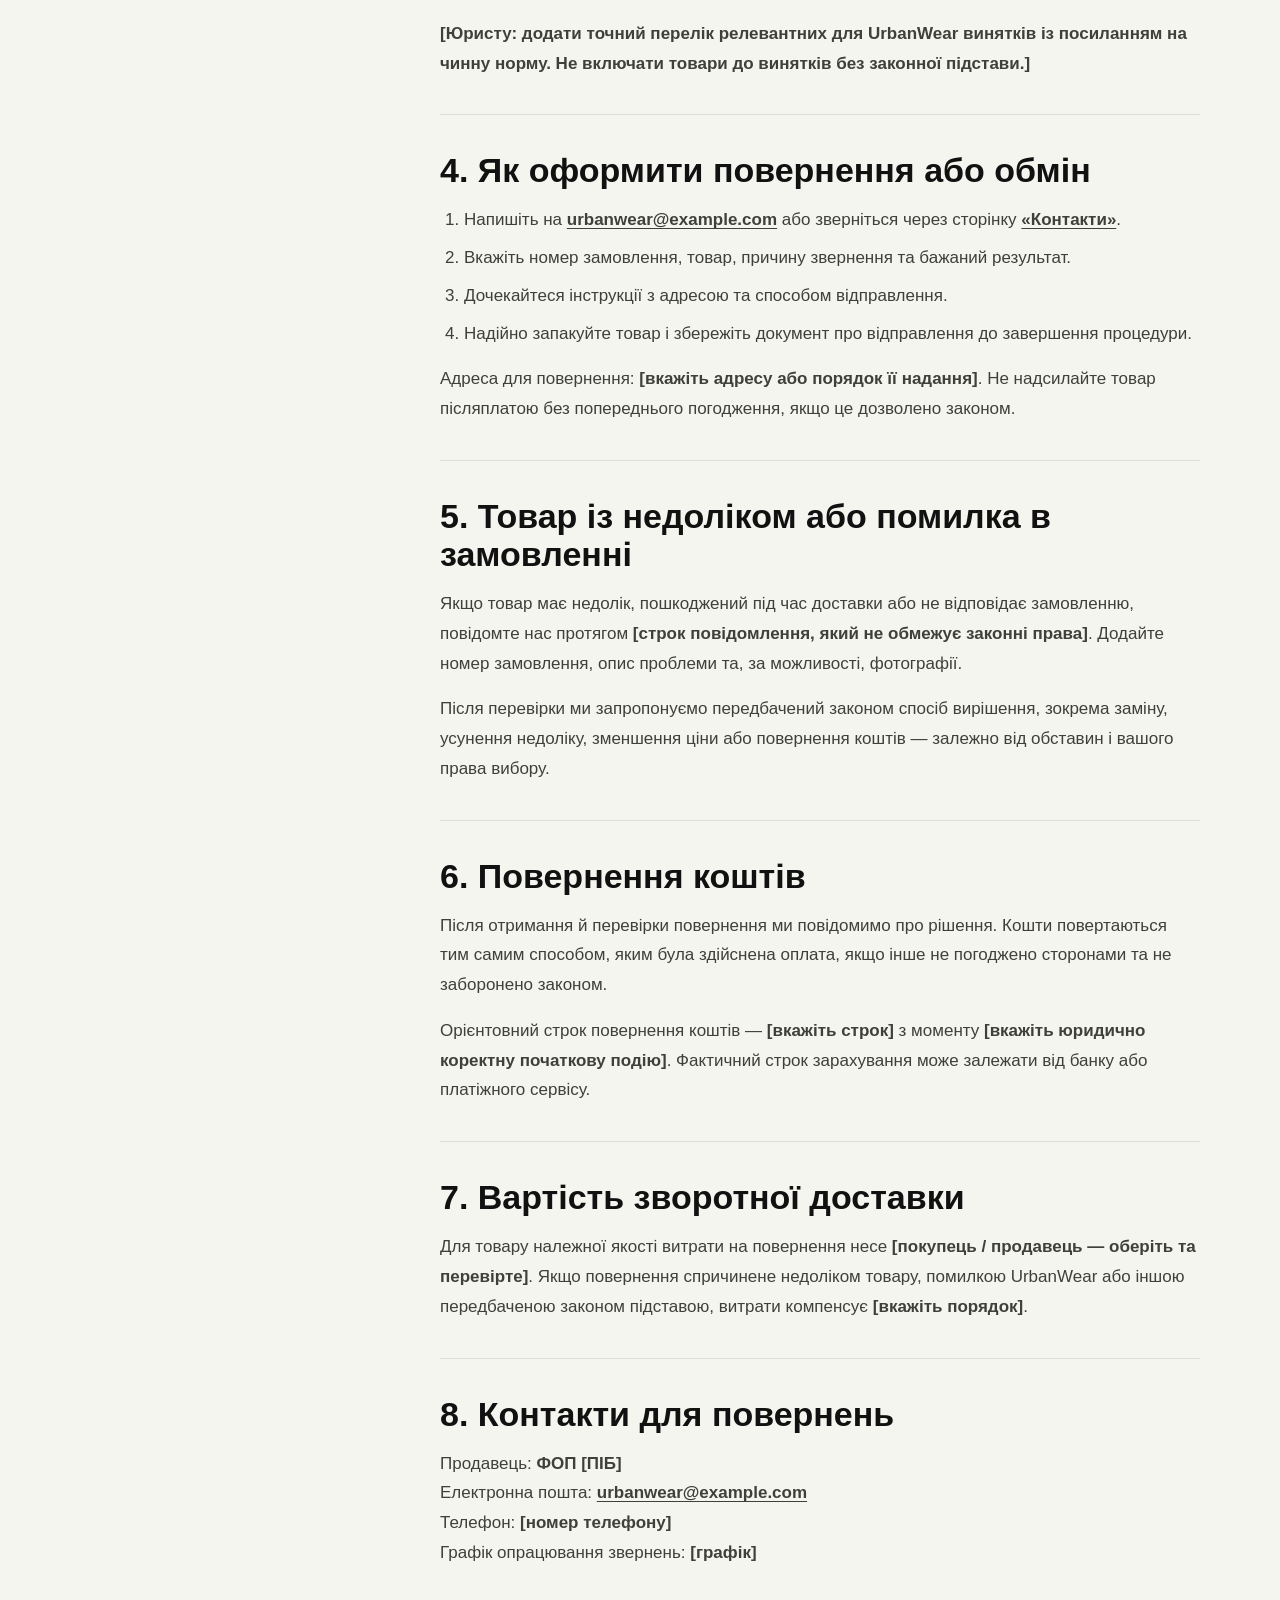
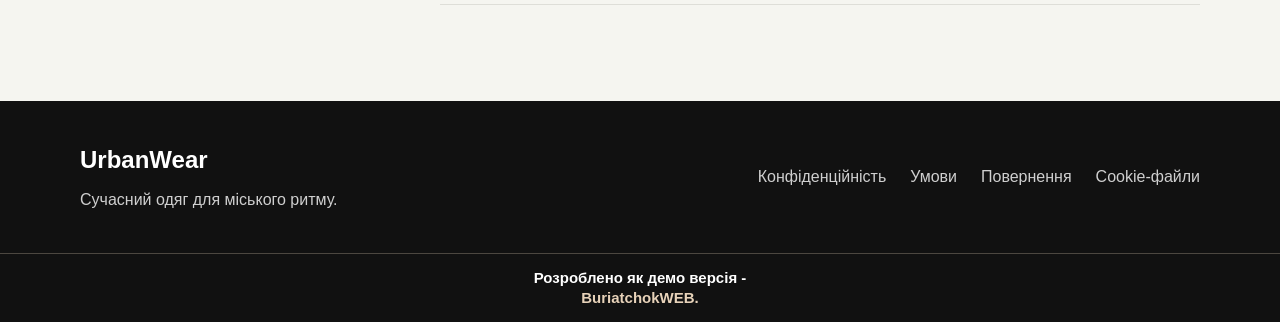
<file: returns.html>
<!DOCTYPE html>
<html lang="uk">
<head>
  <meta charset="UTF-8" />
  <meta name="viewport" content="width=device-width, initial-scale=1.0" />
  <meta name="description" content="Шаблон політики повернення та обміну UrbanWear." />
  <title>Повернення та обмін — UrbanWear</title>
  <link rel="stylesheet" href="css/style.css" />
  <link rel="stylesheet" href="css/legal.css" />
</head>
<body class="legal-page">
  <header class="header">
    <div class="container header__inner">
      <a href="index.html" class="logo">UrbanWear</a>
      <nav class="nav" aria-label="Головна навігація">
        <a href="index.html">Головна</a>
        <a href="catalog.html">Каталог</a>
        <a href="delivery.html">Доставка</a>
        <a href="contacts.html">Контакти</a>
      </nav>
      <a href="catalog.html" class="header__btn">До каталогу</a>
    </div>
  </header>

  <main>
    <section class="page-hero legal-hero">
      <div class="container">
        <p class="label">Юридична інформація</p>
        <h1>Повернення та обмін</h1>
        <p>Зрозумілий порядок скасування замовлення, повернення коштів та обміну товарів UrbanWear.</p>
        <p class="legal-updated">Останнє оновлення: <strong>[вкажіть дату]</strong></p>
      </div>
    </section>

    <section class="legal-section">
      <div class="container legal-layout">
        <aside class="legal-sidebar" aria-label="Зміст сторінки">
          <strong>На цій сторінці</strong>
          <a href="#status">Статус документа</a>
          <a href="#eligibility">Умови повернення</a>
          <a href="#exceptions">Винятки</a>
          <a href="#process">Як оформити</a>
          <a href="#defects">Недоліки товару</a>
          <a href="#refund">Повернення коштів</a>
          <a href="#shipping">Вартість доставки</a>
          <a href="#contacts">Контакти</a>
        </aside>

        <article class="legal-document">
          <div class="legal-notice" id="status" role="note">
            <strong>Шаблон для перевірки юристом</strong>
            <p>
              Перед публікацією узгодьте строки, винятки, логістику та порядок повернення коштів із юристом.
              Політика не повинна звужувати обов’язкові права споживачів за застосовним законодавством.
            </p>
          </div>

          <section>
            <h2>1. Скасування замовлення</h2>
            <p>
              Щоб скасувати замовлення до передання перевізнику, якнайшвидше зверніться до підтримки та вкажіть
              номер замовлення. Після відправлення застосовується порядок повернення, описаний нижче.
            </p>
          </section>

          <section id="eligibility">
            <h2>2. Умови повернення або обміну належного товару</h2>
            <p>
              Покупець може звернутися щодо повернення або обміну товару належної якості протягом
              <strong>14 календарних днів</strong>, не рахуючи дня купівлі, якщо інший строк не встановлений законом
              або не запропонований UrbanWear.
            </p>
            <p>Для прийняття товару мають бути збережені:</p>
            <ul>
              <li>товарний вигляд, споживчі властивості, ярлики, пломби та комплектність;</li>
              <li>відсутність слідів носіння, прання, запахів, забруднень або пошкоджень;</li>
              <li>документ або інше підтвердження придбання товару в UrbanWear.</li>
            </ul>
            <p>
              Можливість повернення оцінюється після огляду товару з урахуванням вимог закону. Відсутність паперового
              чека сама по собі не скасовує права покупця підтвердити придбання іншим належним способом.
            </p>
          </section>

          <section id="exceptions">
            <h2>3. Товари, які можуть не підлягати поверненню</h2>
            <p>
              Обмеження застосовуються лише у випадках, прямо передбачених законом. До них можуть належати окремі
              категорії товарів належної якості та персоналізовані вироби.
            </p>
            <p>
              <strong>[Юристу: додати точний перелік релевантних для UrbanWear винятків із посиланням на чинну норму.
              Не включати товари до винятків без законної підстави.]</strong>
            </p>
          </section>

          <section id="process">
            <h2>4. Як оформити повернення або обмін</h2>
            <ol>
              <li>
                Напишіть на <a href="mailto:urbanwear@example.com">urbanwear@example.com</a> або зверніться через
                сторінку <a href="contacts.html">«Контакти»</a>.
              </li>
              <li>Вкажіть номер замовлення, товар, причину звернення та бажаний результат.</li>
              <li>Дочекайтеся інструкції з адресою та способом відправлення.</li>
              <li>Надійно запакуйте товар і збережіть документ про відправлення до завершення процедури.</li>
            </ol>
            <p>
              Адреса для повернення: <strong>[вкажіть адресу або порядок її надання]</strong>. Не надсилайте товар
              післяплатою без попереднього погодження, якщо це дозволено законом.
            </p>
          </section>

          <section id="defects">
            <h2>5. Товар із недоліком або помилка в замовленні</h2>
            <p>
              Якщо товар має недолік, пошкоджений під час доставки або не відповідає замовленню, повідомте нас
              протягом <strong>[строк повідомлення, який не обмежує законні права]</strong>. Додайте номер замовлення,
              опис проблеми та, за можливості, фотографії.
            </p>
            <p>
              Після перевірки ми запропонуємо передбачений законом спосіб вирішення, зокрема заміну, усунення
              недоліку, зменшення ціни або повернення коштів — залежно від обставин і вашого права вибору.
            </p>
          </section>

          <section id="refund">
            <h2>6. Повернення коштів</h2>
            <p>
              Після отримання й перевірки повернення ми повідомимо про рішення. Кошти повертаються тим самим способом,
              яким була здійснена оплата, якщо інше не погоджено сторонами та не заборонено законом.
            </p>
            <p>
              Орієнтовний строк повернення коштів — <strong>[вкажіть строк]</strong> з моменту
              <strong>[вкажіть юридично коректну початкову подію]</strong>. Фактичний строк зарахування може залежати
              від банку або платіжного сервісу.
            </p>
          </section>

          <section id="shipping">
            <h2>7. Вартість зворотної доставки</h2>
            <p>
              Для товару належної якості витрати на повернення несе <strong>[покупець / продавець — оберіть та
              перевірте]</strong>. Якщо повернення спричинене недоліком товару, помилкою UrbanWear або іншою
              передбаченою законом підставою, витрати компенсує <strong>[вкажіть порядок]</strong>.
            </p>
          </section>

          <section id="contacts">
            <h2>8. Контакти для повернень</h2>
            <p>
              Продавець: <strong>ФОП [ПІБ]</strong><br />
              Електронна пошта: <a href="mailto:urbanwear@example.com">urbanwear@example.com</a><br />
              Телефон: <strong>[номер телефону]</strong><br />
              Графік опрацювання звернень: <strong>[графік]</strong>
            </p>
          </section>
        </article>
      </div>
    </section>
  </main>

  <footer class="footer">
    <div class="container footer__inner">
      <div>
        <a href="index.html" class="logo logo--footer">UrbanWear</a>
        <p>Сучасний одяг для міського ритму.</p>
      </div>
      <div class="footer__links legal-footer-links">
        <a href="privacy.html">Конфіденційність</a>
        <a href="terms.html">Умови</a>
        <a href="returns.html" aria-current="page">Повернення</a>
        <button type="button" data-cookie-settings>Cookie-файли</button>
      </div>
    </div>
  </footer>

  <script src="js/cookies.js" defer></script>
  <script src="js/demo-mode.js"></script>
</body>
</html>
</file>
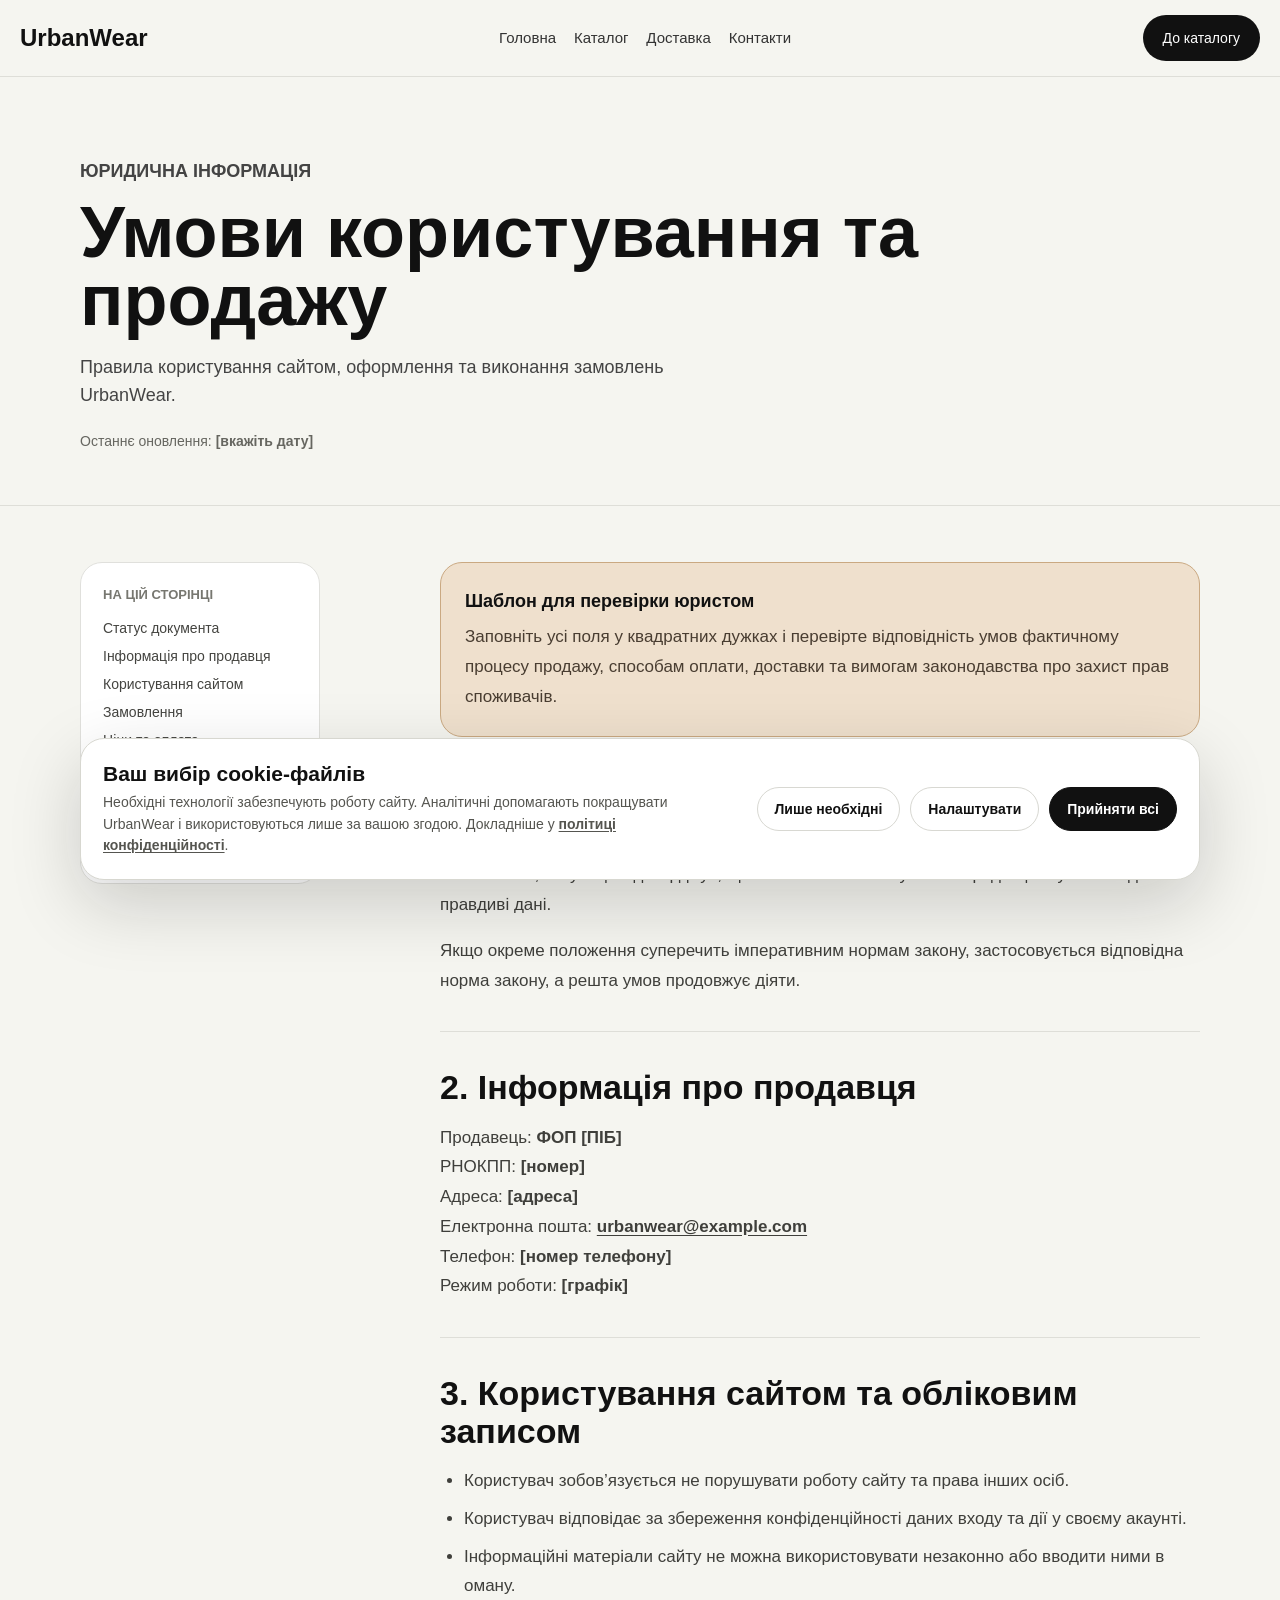
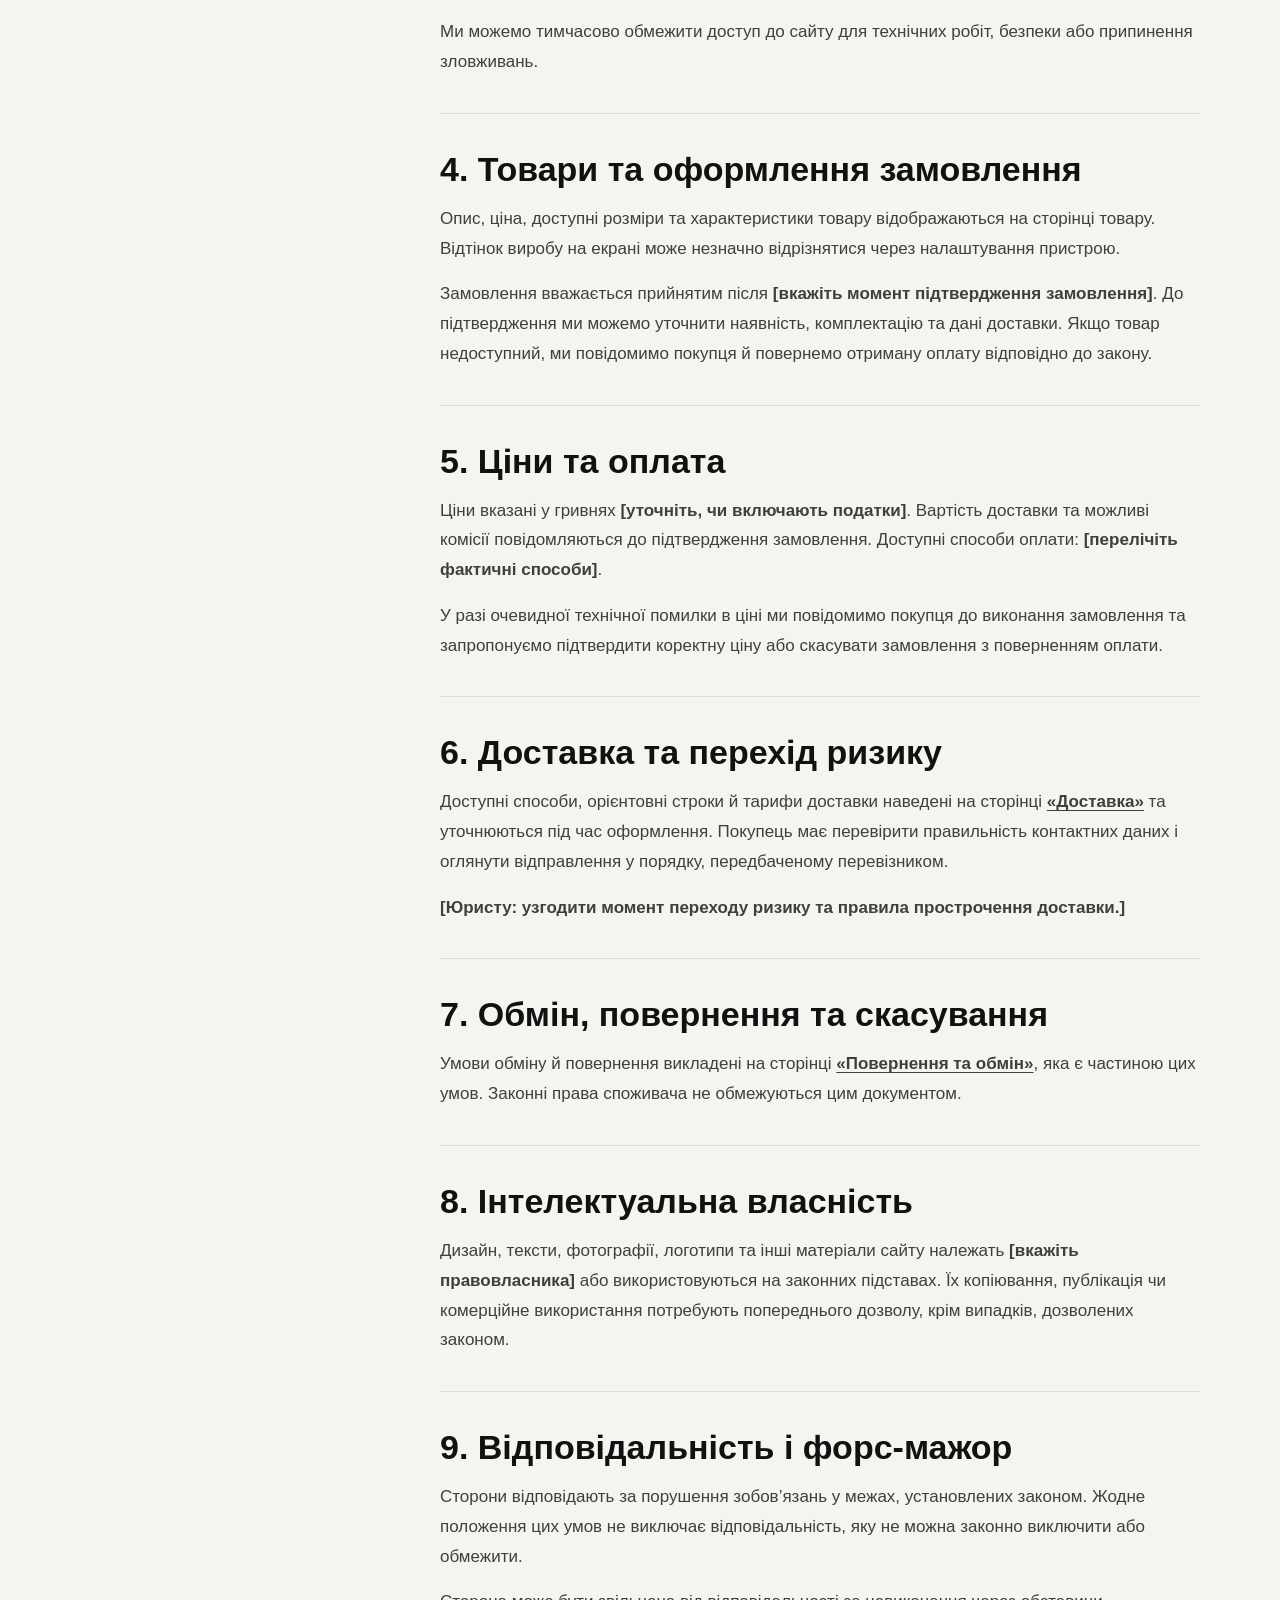
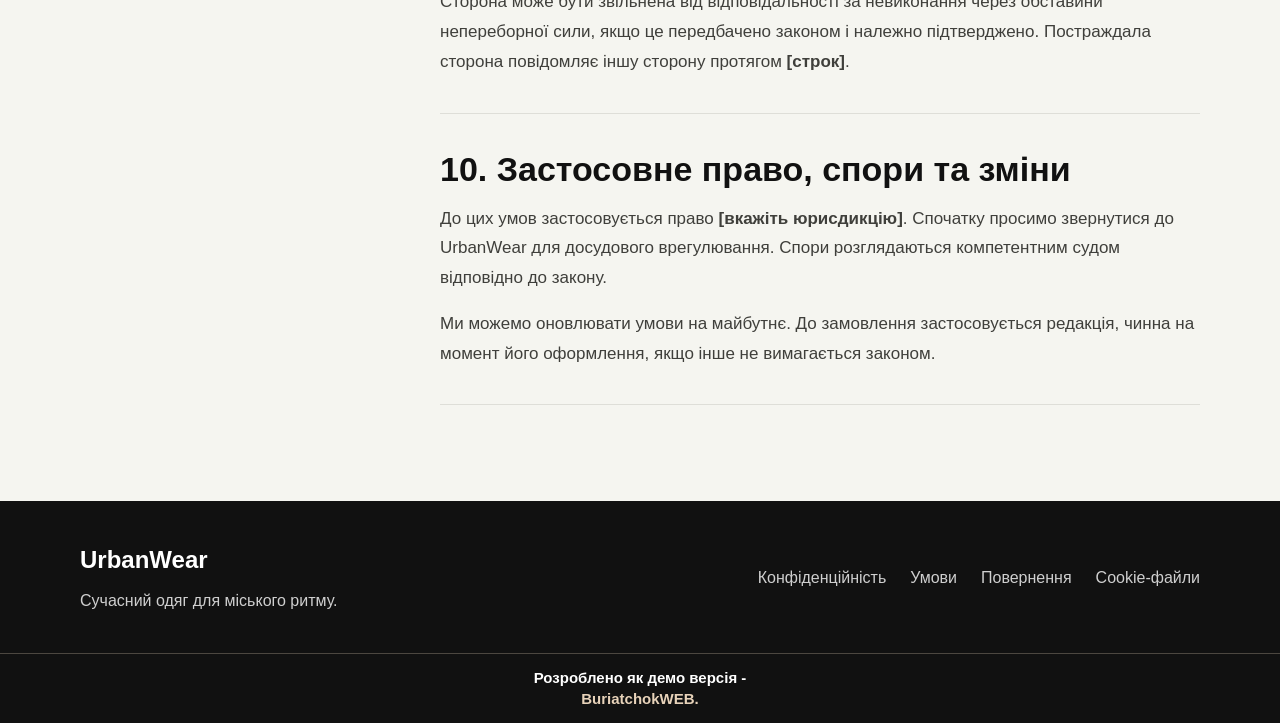
<file: terms.html>
<!DOCTYPE html>
<html lang="uk">
<head>
  <meta charset="UTF-8" />
  <meta name="viewport" content="width=device-width, initial-scale=1.0" />
  <meta name="description" content="Шаблон умов користування та продажу UrbanWear." />
  <title>Умови користування та продажу — UrbanWear</title>
  <link rel="stylesheet" href="css/style.css" />
  <link rel="stylesheet" href="css/legal.css" />
</head>
<body class="legal-page">
  <header class="header">
    <div class="container header__inner">
      <a href="index.html" class="logo">UrbanWear</a>
      <nav class="nav" aria-label="Головна навігація">
        <a href="index.html">Головна</a>
        <a href="catalog.html">Каталог</a>
        <a href="delivery.html">Доставка</a>
        <a href="contacts.html">Контакти</a>
      </nav>
      <a href="catalog.html" class="header__btn">До каталогу</a>
    </div>
  </header>

  <main>
    <section class="page-hero legal-hero">
      <div class="container">
        <p class="label">Юридична інформація</p>
        <h1>Умови користування та продажу</h1>
        <p>Правила користування сайтом, оформлення та виконання замовлень UrbanWear.</p>
        <p class="legal-updated">Останнє оновлення: <strong>[вкажіть дату]</strong></p>
      </div>
    </section>

    <section class="legal-section">
      <div class="container legal-layout">
        <aside class="legal-sidebar" aria-label="Зміст сторінки">
          <strong>На цій сторінці</strong>
          <a href="#status">Статус документа</a>
          <a href="#seller">Інформація про продавця</a>
          <a href="#website">Користування сайтом</a>
          <a href="#orders">Замовлення</a>
          <a href="#prices">Ціни та оплата</a>
          <a href="#delivery">Доставка</a>
          <a href="#returns">Повернення</a>
          <a href="#liability">Відповідальність</a>
          <a href="#law">Застосовне право</a>
        </aside>

        <article class="legal-document">
          <div class="legal-notice" id="status" role="note">
            <strong>Шаблон для перевірки юристом</strong>
            <p>
              Заповніть усі поля у квадратних дужках і перевірте відповідність умов фактичному процесу продажу,
              способам оплати, доставки та вимогам законодавства про захист прав споживачів.
            </p>
          </div>

          <section>
            <h2>1. Загальні положення</h2>
            <p>
              Ці умови регулюють користування сайтом UrbanWear та придбання товарів. Оформлюючи замовлення,
              покупець підтверджує, що ознайомився з актуальною редакцією умов і надав правдиві дані.
            </p>
            <p>
              Якщо окреме положення суперечить імперативним нормам закону, застосовується відповідна норма закону,
              а решта умов продовжує діяти.
            </p>
          </section>

          <section id="seller">
            <h2>2. Інформація про продавця</h2>
            <p>
              Продавець: <strong>ФОП [ПІБ]</strong><br />
              РНОКПП: <strong>[номер]</strong><br />
              Адреса: <strong>[адреса]</strong><br />
              Електронна пошта: <a href="mailto:urbanwear@example.com">urbanwear@example.com</a><br />
              Телефон: <strong>[номер телефону]</strong><br />
              Режим роботи: <strong>[графік]</strong>
            </p>
          </section>

          <section id="website">
            <h2>3. Користування сайтом та обліковим записом</h2>
            <ul>
              <li>Користувач зобов’язується не порушувати роботу сайту та права інших осіб.</li>
              <li>Користувач відповідає за збереження конфіденційності даних входу та дії у своєму акаунті.</li>
              <li>Інформаційні матеріали сайту не можна використовувати незаконно або вводити ними в оману.</li>
            </ul>
            <p>
              Ми можемо тимчасово обмежити доступ до сайту для технічних робіт, безпеки або припинення зловживань.
            </p>
          </section>

          <section id="orders">
            <h2>4. Товари та оформлення замовлення</h2>
            <p>
              Опис, ціна, доступні розміри та характеристики товару відображаються на сторінці товару. Відтінок
              виробу на екрані може незначно відрізнятися через налаштування пристрою.
            </p>
            <p>
              Замовлення вважається прийнятим після <strong>[вкажіть момент підтвердження замовлення]</strong>.
              До підтвердження ми можемо уточнити наявність, комплектацію та дані доставки. Якщо товар недоступний,
              ми повідомимо покупця й повернемо отриману оплату відповідно до закону.
            </p>
          </section>

          <section id="prices">
            <h2>5. Ціни та оплата</h2>
            <p>
              Ціни вказані у гривнях <strong>[уточніть, чи включають податки]</strong>. Вартість доставки та можливі
              комісії повідомляються до підтвердження замовлення. Доступні способи оплати:
              <strong>[перелічіть фактичні способи]</strong>.
            </p>
            <p>
              У разі очевидної технічної помилки в ціні ми повідомимо покупця до виконання замовлення та
              запропонуємо підтвердити коректну ціну або скасувати замовлення з поверненням оплати.
            </p>
          </section>

          <section id="delivery">
            <h2>6. Доставка та перехід ризику</h2>
            <p>
              Доступні способи, орієнтовні строки й тарифи доставки наведені на сторінці
              <a href="delivery.html">«Доставка»</a> та уточнюються під час оформлення. Покупець має перевірити
              правильність контактних даних і оглянути відправлення у порядку, передбаченому перевізником.
            </p>
            <p><strong>[Юристу: узгодити момент переходу ризику та правила прострочення доставки.]</strong></p>
          </section>

          <section id="returns">
            <h2>7. Обмін, повернення та скасування</h2>
            <p>
              Умови обміну й повернення викладені на сторінці <a href="returns.html">«Повернення та обмін»</a>,
              яка є частиною цих умов. Законні права споживача не обмежуються цим документом.
            </p>
          </section>

          <section>
            <h2>8. Інтелектуальна власність</h2>
            <p>
              Дизайн, тексти, фотографії, логотипи та інші матеріали сайту належать
              <strong>[вкажіть правовласника]</strong> або використовуються на законних підставах. Їх копіювання,
              публікація чи комерційне використання потребують попереднього дозволу, крім випадків, дозволених законом.
            </p>
          </section>

          <section id="liability">
            <h2>9. Відповідальність і форс-мажор</h2>
            <p>
              Сторони відповідають за порушення зобов’язань у межах, установлених законом. Жодне положення цих умов
              не виключає відповідальність, яку не можна законно виключити або обмежити.
            </p>
            <p>
              Сторона може бути звільнена від відповідальності за невиконання через обставини непереборної сили,
              якщо це передбачено законом і належно підтверджено. Постраждала сторона повідомляє іншу сторону
              протягом <strong>[строк]</strong>.
            </p>
          </section>

          <section id="law">
            <h2>10. Застосовне право, спори та зміни</h2>
            <p>
              До цих умов застосовується право <strong>[вкажіть юрисдикцію]</strong>. Спочатку просимо звернутися
              до UrbanWear для досудового врегулювання. Спори розглядаються компетентним судом відповідно до закону.
            </p>
            <p>
              Ми можемо оновлювати умови на майбутнє. До замовлення застосовується редакція, чинна на момент його
              оформлення, якщо інше не вимагається законом.
            </p>
          </section>
        </article>
      </div>
    </section>
  </main>

  <footer class="footer">
    <div class="container footer__inner">
      <div>
        <a href="index.html" class="logo logo--footer">UrbanWear</a>
        <p>Сучасний одяг для міського ритму.</p>
      </div>
      <div class="footer__links legal-footer-links">
        <a href="privacy.html">Конфіденційність</a>
        <a href="terms.html" aria-current="page">Умови</a>
        <a href="returns.html">Повернення</a>
        <button type="button" data-cookie-settings>Cookie-файли</button>
      </div>
    </div>
  </footer>

  <script src="js/cookies.js" defer></script>
  <script src="js/demo-mode.js"></script>
</body>
</html>
</file>
<file: css/style.css>
* { box-sizing: border-box; margin: 0; padding: 0; }
html { scroll-behavior: smooth; }
body { font-family: Arial, sans-serif; background: #f5f5f0; color: #111111; line-height: 1.6; }
a { color: inherit; text-decoration: none; }
.container { width: min(1120px, 92%); margin: 0 auto; }
.header { background: #f5f5f0; border-bottom: 1px solid #deded8; position: sticky; top: 0; z-index: 10; }
.header__inner { height: 76px; display: flex; align-items: center; justify-content: space-between; }
.logo { font-size: 24px; font-weight: 800; letter-spacing: 0; }
.nav { display: flex; gap: 28px; font-size: 15px; }
.nav a { color: #333333; }
.nav a:hover,
.nav a[aria-current="page"] { color: #000000; }
.header__btn { background: #111111; color: #ffffff; padding: 12px 20px; border-radius: 999px; font-size: 14px; }
.mobile-header-shortcuts { display: none; }
.mobile-bottom-nav { display: none; }
.hero { padding: 90px 0; }
.hero__inner { display: grid; grid-template-columns: 1.1fr 0.9fr; gap: 60px; align-items: center; }
.label { text-transform: uppercase; letter-spacing: 0; font-size: 12px; font-weight: 700; color: #777777; margin-bottom: 12px; }
.hero h1 { font-size: clamp(42px, 6vw, 78px); line-height: 0.95; letter-spacing: 0; max-width: 720px; margin-bottom: 24px; }
.hero__text { font-size: 18px; color: #444444; max-width: 580px; margin-bottom: 34px; }
.hero__actions { display: flex; gap: 14px; flex-wrap: wrap; }
.btn { display: inline-flex; align-items: center; justify-content: center; padding: 15px 24px; border-radius: 999px; font-weight: 700; font-size: 15px; }
.btn--dark { background: #111111; color: #ffffff; }
.btn--light { background: #ffffff; color: #111111; border: 1px solid #dddddd; }
.hero__photo-placeholder { height: 560px; background: linear-gradient(135deg, #242424, #888888); border-radius: 34px; display: flex; align-items: flex-end; justify-content: flex-start; padding: 30px; color: #ffffff; font-weight: 700; font-size: 20px; }
.hero__photo-placeholder--image { background-size: cover; background-position: center; }
.categories, .popular, .benefits, .about, .order-steps { padding: 80px 0; }
.section-heading { margin-bottom: 34px; }
.section-heading h2 { font-size: clamp(32px, 4vw, 48px); letter-spacing: 0; line-height: 1.05; }
.section-heading--between { display: flex; justify-content: space-between; align-items: end; gap: 24px; }
.text-link { font-weight: 700; border-bottom: 2px solid #111111; }
.category-grid { display: grid; grid-template-columns: repeat(4, 1fr); gap: 18px; }
.category-card { background: #ffffff; border: 1px solid #e0e0dc; border-radius: 24px; padding: 26px; min-height: 180px; transition: 0.2s ease; }
.category-card:hover { transform: translateY(-4px); border-color: #111111; }
.category-card span { display: block; color: #888888; margin-bottom: 38px; }
.category-card h3 { font-size: 24px; margin-bottom: 6px; }
.category-card p { color: #555555; }
.category-tabs,
.category-dots,
.category-catalog-link { display: none; }
.category-slide__image { display: contents; }
.category-slide__content { display: contents; }
.category-slide__arrow,
.category-slide__visual-label { display: none !important; }
.product-grid { display: grid; grid-template-columns: repeat(3, 1fr); gap: 22px; }
.product-card { background: #ffffff; border-radius: 28px; overflow: hidden; border: 1px solid #e2e2dd; }
.product-card { position: relative; }
.product-favorite-button { width: 42px; height: 42px; position: absolute; z-index: 2; top: 14px; right: 14px; border: 0; border-radius: 50%; background: rgba(255,255,255,.94); color: #111; font-size: 22px; cursor: pointer; box-shadow: 0 8px 24px rgba(0,0,0,.09); }
.product-favorite-button.is-favorite { background: #111; color: #fff; }
.product-card[hidden] { display: none; }
.product-card__image { height: 340px; background: var(--product-bg, #d9d9d2); display: flex; align-items: flex-end; padding: 24px; font-weight: 800; font-size: 28px; color: #ffffff; transition: filter 0.2s ease; }
.product-card__image:hover { filter: contrast(1.08); }
.product-card__image--photo,
.product-gallery__main--photo,
.cart-item__visual--photo {
  background-size: contain;
  background-position: center;
  background-repeat: no-repeat;
  background-color: #f2f0ec;
}

/* Mobile-only storefront polish. Desktop styles above remain unchanged. */
@media (max-width: 760px) {
  body {
    font-size: 17px;
    line-height: 1.5;
    background: #fbfaf8;
  }

  .container {
    width: calc(100% - 24px);
  }

  .header {
    background: rgba(255, 255, 255, .96);
    box-shadow: 0 4px 18px rgba(17, 17, 17, .035);
  }

  .header__inner {
    min-height: 76px;
    padding: 12px 0;
    grid-template-columns: auto minmax(0, 1fr);
  }

  .logo {
    font-size: clamp(22px, 7vw, 29px);
    letter-spacing: 3px;
    white-space: nowrap;
  }

  .burger {
    width: 48px;
    height: 48px;
    border: 0;
    border-radius: 12px;
  }

  .burger span {
    width: 24px;
  }

  .nav {
    border-radius: 14px;
    padding: 8px;
  }

  .nav a {
    min-height: 50px;
    padding: 13px 16px;
    font-size: 17px;
  }

  .hero,
  .page-hero,
  .product-page {
    padding-top: 34px;
  }

  .hero h1,
  .page-hero h1 {
    font-size: clamp(38px, 11vw, 52px);
    line-height: 1.02;
  }

  .hero__text,
  .page-hero p {
    font-size: 17px;
    line-height: 1.55;
  }

  .btn,
  .filter-btn,
  .product-card__btn {
    min-height: 50px;
    font-size: 16px;
  }

  .catalog-filter {
    margin-bottom: 22px;
    gap: 10px;
    scrollbar-width: none;
  }

  .catalog-filter::-webkit-scrollbar {
    display: none;
  }

  .filter-btn {
    min-height: 46px;
    padding: 0 18px;
  }

  .product-grid,
  .product-grid--catalog {
    grid-template-columns: repeat(2, minmax(0, 1fr));
    gap: 12px;
  }

  .product-card {
    min-width: 0;
    border-radius: 15px;
    box-shadow: 0 10px 30px rgba(25, 20, 15, .035);
  }

  .product-card__image {
    height: clamp(205px, 56vw, 280px);
    padding: 12px;
    font-size: 14px;
  }

  .product-card__image--photo span {
    padding: 5px 8px;
    font-size: 10px;
  }

  .product-favorite-button {
    width: 44px;
    height: 44px;
    top: 10px;
    right: 10px;
    font-size: 22px;
  }

  .product-card__body {
    padding: 14px;
  }

  .product-card__body h3 {
    min-height: 42px;
    margin-bottom: 6px;
    font-size: 16px;
    line-height: 1.3;
  }

  .product-card__body p {
    margin-bottom: 9px;
    font-size: 13px;
  }

  .product-card__body strong {
    margin-bottom: 12px;
    font-size: 18px;
  }

  .product-card__btn {
    min-height: 46px;
    padding: 10px 8px;
    font-size: 14px;
    text-align: center;
  }

  .product-page__inner {
    gap: 16px;
  }

  .product-gallery__main {
    height: min(112vw, 520px);
    border-radius: 16px;
  }

  .product-gallery__thumb {
    height: 94px;
    border-radius: 12px;
  }

  .product-info {
    padding: 20px;
    border-radius: 16px;
  }

  .product-info h1 {
    font-size: 36px;
    line-height: 1.06;
  }

  .product-info__desc,
  .product-details li {
    font-size: 16px;
  }

  .product-price {
    font-size: 30px;
  }

  .size-list button {
    min-height: 52px;
    font-size: 16px;
  }

  .product-actions .btn {
    min-height: 52px;
  }

  .category-grid,
  .benefits__grid,
  .steps-grid,
  .info-grid,
  .contacts-grid,
  .form-layout {
    grid-template-columns: 1fr;
  }

  .category-card,
  .benefit-card,
  .step-card,
  .info-card,
  .contact-card,
  .contact-form,
  .faq-item {
    border-radius: 16px;
    padding: 22px;
  }

  .contact-list li,
  .info-card li {
    min-height: 58px;
    font-size: 16px;
  }

  .contact-form label {
    font-size: 16px;
  }

  .contact-form input,
  .contact-form textarea,
  .auth-card input {
    min-height: 54px;
    font-size: 16px;
  }

  .auth-page {
    padding: 32px 0 50px;
  }

  .auth-layout,
  .auth-grid {
    grid-template-columns: 1fr;
    gap: 18px;
  }

  .auth-copy h1 {
    font-size: 40px;
  }

  .auth-card {
    padding: 24px;
    border-radius: 16px;
  }

  .auth-card h2 {
    font-size: 28px;
  }

  .social-login {
    grid-template-columns: 1fr;
  }

  .social-login button {
    min-height: 50px;
    font-size: 15px;
  }
}

@media (max-width: 380px) {
  .product-grid,
  .product-grid--catalog {
    gap: 8px;
  }

  .product-card__body {
    padding: 11px;
  }

  .product-card__body h3 {
    font-size: 15px;
  }

  .product-card__btn {
    font-size: 13px;
  }
}
.product-card__image--photo span,
.product-gallery__main--photo span,
.cart-item__visual--photo span {
  border-radius: 999px;
  background: rgba(17, 17, 17, 0.72);
  padding: 8px 12px;
  color: #ffffff;
  font-size: 13px;
}
.product-card__body { padding: 24px; }
.product-card__body h3 { font-size: 22px; margin-bottom: 6px; }
.product-card__body p { color: #555555; margin-bottom: 14px; }
.product-card__body strong { display: block; font-size: 20px; margin-bottom: 18px; }
.product-card__btn { display: inline-flex; background: #111111; color: #ffffff; padding: 11px 18px; border-radius: 999px; font-size: 14px; font-weight: 700; }
.benefits__grid { display: grid; grid-template-columns: repeat(3, 1fr); gap: 18px; }
.benefit-card { background: #e7d2b9; color: #111111; border-radius: 26px; padding: 28px; }
.benefit-card h3 { font-size: 22px; margin-bottom: 10px; }
.benefit-card p { color: #42382f; }
.about__inner { display: grid; grid-template-columns: 0.9fr 1.1fr; gap: 60px; align-items: start; }
.about h2 { font-size: clamp(32px, 4vw, 48px); line-height: 1.05; letter-spacing: 0; }
.about p { font-size: 18px; color: #444444; }
.steps-grid { display: grid; grid-template-columns: repeat(3, 1fr); gap: 18px; }
.step-card { background: #ffffff; border-radius: 26px; padding: 28px; border: 1px solid #e0e0dc; }
.step-card span { display: block; font-weight: 800; color: #999999; margin-bottom: 34px; }
.step-card h3 { font-size: 24px; margin-bottom: 8px; }
.step-card p { color: #555555; }
.footer { padding: 40px 0; background: #111111; color: #ffffff; }
.footer__inner { display: flex; align-items: center; justify-content: space-between; gap: 24px; }
.logo--footer { display: inline-block; margin-bottom: 8px; }
.footer p { color: #cfcfcf; }
.footer__links { display: flex; gap: 24px; color: #cfcfcf; }
.page { padding: 80px 0; }
.page h1 { font-size: clamp(40px, 6vw, 72px); line-height: 1; letter-spacing: 0; margin-bottom: 18px; }
.page p { color: #444; font-size: 18px; max-width: 720px; }
@media (max-width: 900px) {
  .header__inner { height: auto; padding: 18px 0; flex-wrap: wrap; gap: 16px; }
  .nav { order: 3; width: 100%; justify-content: center; flex-wrap: wrap; gap: 18px; }
  .hero { padding: 60px 0; }
  .hero__inner, .about__inner { grid-template-columns: 1fr; gap: 34px; }
  .hero__photo-placeholder { height: 380px; }
  .category-grid, .product-grid, .benefits__grid, .steps-grid { grid-template-columns: 1fr 1fr; }
}
@media (max-width: 620px) {
  .header__btn { display: none; }
  .hero h1 { letter-spacing: 0; }
  .category-grid, .product-grid, .benefits__grid, .steps-grid { grid-template-columns: 1fr; }
  .section-heading--between { align-items: flex-start; flex-direction: column; }
  .footer__inner { align-items: flex-start; flex-direction: column; }
  .footer__links { flex-direction: column; gap: 10px; }
}
/* Inner pages */

.page-hero {
  padding: 80px 0 40px;
}

.page-hero h1 {
  font-size: clamp(42px, 6vw, 72px);
  line-height: 0.95;
  letter-spacing: 0;
  margin-bottom: 18px;
}

.page-hero p {
  max-width: 620px;
  font-size: 18px;
  color: #444444;
}

.catalog-section {
  padding: 40px 0 90px;
}

.catalog-filter {
  display: flex;
  gap: 12px;
  flex-wrap: wrap;
  margin-bottom: 34px;
}

.filter-btn {
  border: 1px solid #d8d8d2;
  background: #ffffff;
  color: #111111;
  padding: 11px 18px;
  border-radius: 999px;
  font-weight: 700;
  cursor: pointer;
}

.filter-btn.active,
.filter-btn:hover {
  background: #111111;
  color: #ffffff;
  border-color: #111111;
}

.product-grid--catalog {
  grid-template-columns: repeat(3, 1fr);
}

@media (max-width: 900px) {
  .product-grid--catalog {
    grid-template-columns: 1fr 1fr;
  }
}

@media (max-width: 620px) {
  .product-grid--catalog {
    grid-template-columns: 1fr;
  }

  .page-hero h1 {
    letter-spacing: 0;
  }
}/* Product page */

.product-page {
  padding: 80px 0;
}

.product-page__inner {
  display: grid;
  grid-template-columns: 1fr 0.9fr;
  gap: 60px;
  align-items: start;
}

.product-gallery__main {
  height: 640px;
  border-radius: 34px;
  background: var(--product-bg, linear-gradient(135deg, #1f1f1f, #777777));
  color: #ffffff;
  display: flex;
  align-items: flex-end;
  padding: 34px;
  font-size: 42px;
  font-weight: 800;
  letter-spacing: 0;
}

.product-gallery__thumbs {
  display: grid;
  grid-template-columns: repeat(3, 1fr);
  gap: 14px;
  margin-top: 14px;
}

.product-gallery__thumb {
  height: 130px;
  border-radius: 22px;
  background: #d8d8d2;
  border: 0;
  display: flex;
  align-items: center;
  justify-content: center;
  font-weight: 800;
  color: #555555;
  cursor: pointer;
}

.product-gallery__thumb--photo {
  background-size: contain;
  background-position: center;
  background-repeat: no-repeat;
  background-color: #f2f0ec;
}

.product-gallery__thumb.is-active {
  outline: 2px solid #111111;
  outline-offset: 3px;
}

.product-info {
  background: #ffffff;
  border: 1px solid #e1e1dc;
  border-radius: 34px;
  padding: 38px;
  position: sticky;
  top: 100px;
}

.product-info h1 {
  font-size: clamp(36px, 5vw, 58px);
  line-height: 0.95;
  letter-spacing: 0;
  margin-bottom: 20px;
}

.product-info__desc {
  color: #444444;
  font-size: 17px;
  margin-bottom: 24px;
}

.product-price {
  font-size: 32px;
  font-weight: 800;
  margin-bottom: 28px;
}

.product-options,
.product-details {
  margin-bottom: 28px;
}

.product-options h3,
.product-details h3 {
  font-size: 20px;
  margin-bottom: 12px;
}

.size-list {
  display: flex;
  gap: 10px;
  flex-wrap: wrap;
}

.size-list button {
  width: 52px;
  height: 44px;
  border-radius: 999px;
  border: 1px solid #d5d5cf;
  background: #f5f5f0;
  font-weight: 800;
  cursor: pointer;
}

.size-list button:hover,
.size-list button.is-active {
  background: #111111;
  color: #ffffff;
  border-color: #111111;
}

.product-details ul {
  list-style: none;
}

.product-details li {
  padding: 10px 0;
  border-bottom: 1px solid #eeeeea;
  color: #444444;
}

.product-actions {
  display: flex;
  flex-wrap: wrap;
  gap: 12px;
  margin-bottom: 18px;
}
.product-actions .btn--favorite { border: 1px solid #e2e2dd; background: #fff; color: #111; gap: 5px; }
.product-actions .btn--favorite.is-favorite { background: #f4ede5; }

.product-note {
  font-size: 13px;
  color: #777777;
}

@media (max-width: 900px) {
  .product-page__inner {
    grid-template-columns: 1fr;
  }

  .product-info {
    position: static;
  }

  .product-gallery__main {
    height: 460px;
  }
}

@media (max-width: 620px) {
  .product-page {
    padding: 50px 0;
  }

  .product-info {
    padding: 26px;
  }

  .product-gallery__main {
    height: 360px;
    font-size: 32px;
    border-radius: 26px;
  }

  .product-gallery__thumb {
    height: 90px;
  }
}/* Delivery page */

.info-section {
  padding: 40px 0 80px;
}

.info-grid {
  display: grid;
  grid-template-columns: repeat(3, 1fr);
  gap: 18px;
}

.info-card {
  background: #ffffff;
  border: 1px solid #e1e1dc;
  border-radius: 28px;
  padding: 30px;
}

.info-card span {
  display: block;
  font-weight: 800;
  color: #999999;
  margin-bottom: 36px;
}

.info-card h2 {
  font-size: 30px;
  line-height: 1;
  letter-spacing: 0;
  margin-bottom: 16px;
}

.info-card p {
  color: #444444;
  margin-bottom: 20px;
}

.info-card ul {
  list-style: none;
}

.info-card li {
  padding: 10px 0;
  border-bottom: 1px solid #eeeeea;
  color: #333333;
}

.faq-section {
  padding: 70px 0;
}

.faq-list {
  display: grid;
  gap: 12px;
}

.faq-item {
  background: #ffffff;
  border: 1px solid #e1e1dc;
  border-radius: 20px;
  padding: 22px 24px;
}

.faq-item summary {
  cursor: pointer;
  font-weight: 800;
  font-size: 18px;
}

.faq-item p {
  margin-top: 14px;
  color: #444444;
}

.cta-section {
  padding: 40px 0 90px;
}

.cta-box {
  background: #111111;
  color: #ffffff;
  border-radius: 34px;
  padding: 46px;
  display: flex;
  justify-content: space-between;
  align-items: center;
  gap: 34px;
}

.cta-box h2 {
  font-size: clamp(32px, 4vw, 48px);
  line-height: 1;
  letter-spacing: 0;
  margin-bottom: 14px;
}

.cta-box p {
  color: #d0d0d0;
  max-width: 600px;
}

.cta-box .btn--dark {
  background: #ffffff;
  color: #111111;
  flex-shrink: 0;
}

@media (max-width: 900px) {
  .info-grid {
    grid-template-columns: 1fr;
  }

  .cta-box {
    align-items: flex-start;
    flex-direction: column;
  }
}

@media (max-width: 620px) {
  .cta-box {
    padding: 30px;
    border-radius: 26px;
  }
}/* Contacts page */

.contacts-section {
  padding: 40px 0 80px;
}

.contacts-grid {
  display: grid;
  grid-template-columns: 1fr 1fr;
  gap: 18px;
}

.contact-card {
  background: #ffffff;
  border: 1px solid #e1e1dc;
  border-radius: 30px;
  padding: 34px;
}

.contact-card--dark {
  background: #111111;
  color: #ffffff;
}

.contact-card h2 {
  font-size: clamp(30px, 4vw, 44px);
  line-height: 1;
  letter-spacing: 0;
  margin-bottom: 16px;
}

.contact-card p {
  color: #444444;
  margin-bottom: 28px;
}

.contact-card--dark p {
  color: #d0d0d0;
}

.contact-actions {
  display: flex;
  gap: 12px;
  flex-wrap: wrap;
}

.contact-list {
  list-style: none;
}

.contact-list li {
  padding: 16px 0;
  border-bottom: 1px solid #eeeeea;
}

.contact-list span {
  display: block;
  color: #777777;
  margin-bottom: 4px;
}

.contact-list strong {
  font-size: 18px;
}

.form-section {
  padding: 40px 0 90px;
}

.form-layout {
  display: grid;
  grid-template-columns: 0.8fr 1.2fr;
  gap: 50px;
  align-items: start;
}

.form-layout h2 {
  font-size: clamp(32px, 4vw, 48px);
  line-height: 1;
  letter-spacing: 0;
  margin-bottom: 16px;
}

.form-layout p {
  color: #444444;
}

.contact-form {
  background: #ffffff;
  border: 1px solid #e1e1dc;
  border-radius: 30px;
  padding: 34px;
  display: grid;
  gap: 18px;
}

.contact-form label {
  display: grid;
  gap: 8px;
  font-weight: 800;
}

.contact-form input,
.contact-form textarea {
  width: 100%;
  border: 1px solid #d8d8d2;
  background: #f5f5f0;
  border-radius: 16px;
  padding: 15px 16px;
  font: inherit;
  outline: none;
}

.contact-form textarea {
  min-height: 140px;
  resize: vertical;
}

.contact-form input:focus,
.contact-form textarea:focus {
  border-color: #111111;
}

.contact-form button {
  border: none;
  cursor: pointer;
  justify-self: start;
}

.form-message {
  color: #2f6f42;
  font-weight: 700;
  margin: 0;
}

@media (max-width: 900px) {
  .contacts-grid,
  .form-layout {
    grid-template-columns: 1fr;
  }
}

@media (max-width: 620px) {
  .contact-card,
  .contact-form {
    padding: 26px;
    border-radius: 24px;
  }
}/* Mobile improvements */

.burger {
  display: none;
  width: 44px;
  height: 44px;
  border: 1px solid #d8d8d2;
  background: #ffffff;
  border-radius: 999px;
  align-items: center;
  justify-content: center;
  flex-direction: column;
  gap: 5px;
  cursor: pointer;
}

.burger span {
  width: 18px;
  height: 2px;
  background: #111111;
  border-radius: 999px;
  transition: 0.2s ease;
}

@media (max-width: 760px) {
  body {
    font-size: 15px;
  }

  .container {
    width: min(100% - 32px, 1120px);
  }

  .header {
    position: sticky;
    top: 0;
  }

  .header__inner {
    min-height: 68px;
    height: auto;
    padding: 12px 0;
    display: grid;
    grid-template-columns: 1fr auto;
    gap: 12px;
  }

  .logo {
    font-size: 22px;
  }

  .burger {
    display: inline-flex;
  }

  .header__btn {
    display: none;
  }

  .nav {
    display: none;
    grid-column: 1 / -1;
    width: 100%;
    background: #ffffff;
    border: 1px solid #e1e1dc;
    border-radius: 22px;
    padding: 12px;
    gap: 4px;
  }

  .nav.is-open {
    display: grid;
  }

  .nav a {
    display: block;
    padding: 13px 14px;
    border-radius: 14px;
    font-weight: 700;
  }

  .nav a:hover {
    background: #f5f5f0;
  }

  .burger.is-open span:nth-child(1) {
    transform: translateY(7px) rotate(45deg);
  }

  .burger.is-open span:nth-child(2) {
    opacity: 0;
  }

  .burger.is-open span:nth-child(3) {
    transform: translateY(-7px) rotate(-45deg);
  }

  .hero {
    padding: 44px 0 54px;
  }

  .hero__inner {
    gap: 28px;
  }

  .hero h1 {
    font-size: 42px;
    line-height: 0.96;
    letter-spacing: 0;
  }

  .hero__text {
    font-size: 16px;
    margin-bottom: 24px;
  }

  .hero__actions {
    display: grid;
    grid-template-columns: 1fr;
  }

  .btn {
    width: 100%;
    padding: 14px 18px;
  }

  .hero__photo-placeholder {
    height: 320px;
    border-radius: 26px;
    padding: 22px;
  }

  .categories,
  .popular,
  .benefits,
  .about,
  .order-steps {
    padding: 54px 0;
  }

  .section-heading {
    margin-bottom: 24px;
  }

  .section-heading h2,
  .about h2 {
    font-size: 34px;
    line-height: 1;
    letter-spacing: 0;
  }

  .category-card,
  .product-card,
  .benefit-card,
  .step-card,
  .info-card,
  .contact-card,
  .contact-form {
    border-radius: 22px;
  }

  .category-card {
    min-height: auto;
    padding: 22px;
  }

  .category-card span {
    margin-bottom: 24px;
  }

  .product-card__image {
    height: 250px;
    padding: 20px;
    font-size: 24px;
  }

  .product-card__body {
    padding: 20px;
  }

  .product-card__body h3 {
    font-size: 20px;
  }

  .product-card__btn {
    width: 100%;
    justify-content: center;
  }

  .about__inner {
    gap: 22px;
  }

  .about p {
    font-size: 16px;
  }

  .footer {
    padding: 32px 0;
  }
}/* Product mobile improvements */

@media (max-width: 760px) {
  .product-page {
    padding: 38px 0 50px;
  }

  .product-page__inner {
    gap: 24px;
  }

  .product-gallery__main {
    height: 320px;
    border-radius: 24px;
    padding: 22px;
    font-size: 30px;
    letter-spacing: 0;
  }

  .product-gallery__thumbs {
    gap: 10px;
  }

  .product-gallery__thumb {
    height: 82px;
    border-radius: 16px;
  }

  .product-info {
    padding: 24px;
    border-radius: 24px;
  }

  .product-info h1 {
    font-size: 34px;
    line-height: 1;
    letter-spacing: 0;
  }

  .product-info__desc {
    font-size: 15px;
  }

  .product-price {
    font-size: 28px;
  }

  .size-list {
    display: grid;
    grid-template-columns: repeat(4, 1fr);
  }

  .size-list button {
    width: 100%;
  }

  .product-actions {
    display: grid;
    grid-template-columns: 1fr;
  }

  .product-note {
    font-size: 12px;
  }
}/* Inner pages mobile improvements */

@media (max-width: 760px) {
  .page-hero {
    padding: 46px 0 26px;
  }

  .page-hero h1 {
    font-size: 40px;
    line-height: 0.98;
    letter-spacing: 0;
  }

  .page-hero p {
    font-size: 16px;
  }

  .catalog-section,
  .info-section,
  .contacts-section {
    padding: 28px 0 56px;
  }

  .catalog-filter {
    gap: 8px;
    overflow-x: auto;
    flex-wrap: nowrap;
    padding-bottom: 6px;
  }

  .filter-btn {
    flex: 0 0 auto;
    padding: 10px 15px;
  }

  .faq-section {
    padding: 50px 0;
  }

  .faq-item {
    padding: 18px;
    border-radius: 18px;
  }

  .faq-item summary {
    font-size: 16px;
  }

  .cta-section,
  .form-section {
    padding: 30px 0 60px;
  }

  .cta-box {
    padding: 26px;
    border-radius: 24px;
  }

  .cta-box h2,
  .form-layout h2,
  .contact-card h2 {
    font-size: 32px;
    letter-spacing: 0;
  }

  .contact-actions {
    display: grid;
    grid-template-columns: 1fr;
  }

  .contact-list strong {
    font-size: 16px;
    word-break: break-word;
  }

  .contact-form button {
    width: 100%;
  }
}

/* Admin panel */

.admin-page {
  background: #eeeeea;
}

.admin-shell {
  min-height: 100vh;
  display: grid;
  grid-template-columns: 280px 1fr;
}

.admin-sidebar {
  background: #111111;
  color: #ffffff;
  padding: 28px;
  display: flex;
  flex-direction: column;
  justify-content: space-between;
  gap: 32px;
}

.admin-sidebar p {
  color: #cfcfcf;
  margin-top: 8px;
}

.admin-tabs {
  display: grid;
  gap: 8px;
}

.admin-tab,
.admin-site-link {
  border: 1px solid rgba(255, 255, 255, 0.14);
  background: transparent;
  color: #ffffff;
  border-radius: 8px;
  padding: 12px 14px;
  font: inherit;
  font-weight: 700;
  text-align: left;
  cursor: pointer;
}

.admin-tab:hover,
.admin-tab.is-active,
.admin-site-link:hover {
  background: #ffffff;
  color: #111111;
}

.admin-site-link {
  display: block;
}

.admin-workspace {
  padding: 32px;
  overflow-x: hidden;
}

.admin-header {
  display: flex;
  justify-content: space-between;
  align-items: flex-start;
  gap: 20px;
  margin-bottom: 24px;
}

.admin-header h1 {
  font-size: clamp(34px, 4vw, 56px);
  line-height: 1;
}

.admin-status {
  background: #ffffff;
  border: 1px solid #deded8;
  border-radius: 8px;
  padding: 10px 14px;
  color: #333333;
  font-weight: 700;
}

.admin-panel {
  display: none;
  background: #ffffff;
  border: 1px solid #deded8;
  border-radius: 8px;
  padding: 24px;
}

.admin-panel.is-active {
  display: block;
}

.admin-panel__header {
  display: flex;
  justify-content: space-between;
  align-items: center;
  gap: 16px;
  margin-bottom: 22px;
}

.admin-panel__header h2 {
  font-size: 28px;
  line-height: 1.1;
}

.admin-save-btn {
  width: auto;
  border: 0;
  cursor: pointer;
}

.admin-form-grid {
  display: grid;
  grid-template-columns: repeat(2, minmax(0, 1fr));
  gap: 16px;
}

.admin-form-grid label,
.admin-data-grid label {
  display: grid;
  gap: 8px;
  color: #222222;
  font-weight: 800;
}

.admin-form-grid input,
.admin-form-grid select,
.admin-form-grid textarea,
.admin-data-grid textarea {
  width: 100%;
  border: 1px solid #d6d6cf;
  background: #f7f7f3;
  color: #111111;
  border-radius: 8px;
  padding: 12px 13px;
  font: inherit;
  outline: none;
}

.admin-form-grid textarea,
.admin-data-grid textarea {
  resize: vertical;
}

.admin-form-grid input:focus,
.admin-form-grid select:focus,
.admin-form-grid textarea:focus,
.admin-data-grid textarea:focus {
  border-color: #111111;
  background: #ffffff;
}

.admin-field-wide {
  grid-column: 1 / -1;
}

.admin-checkbox {
  display: flex !important;
  align-items: center;
  gap: 10px !important;
}

.admin-checkbox input {
  width: auto;
}

.admin-products-layout {
  display: grid;
  grid-template-columns: 260px 1fr;
  gap: 20px;
  align-items: start;
}

.admin-product-list {
  display: grid;
  gap: 8px;
}

.admin-product-item {
  border: 1px solid #deded8;
  background: #f7f7f3;
  border-radius: 8px;
  padding: 12px;
  text-align: left;
  cursor: pointer;
}

.admin-product-item span {
  display: block;
  font-weight: 800;
  margin-bottom: 4px;
}

.admin-product-item small {
  color: #666666;
}

.admin-product-item:hover,
.admin-product-item.is-active {
  background: #111111;
  color: #ffffff;
  border-color: #111111;
}

.admin-product-item:hover small,
.admin-product-item.is-active small {
  color: #d0d0d0;
}

.admin-product-form {
  display: grid;
  gap: 18px;
}

.admin-actions {
  display: flex;
  gap: 12px;
  flex-wrap: wrap;
  margin-top: 18px;
}

.admin-actions .btn {
  width: auto;
  border: 0;
  cursor: pointer;
}

.admin-actions .btn--light,
.admin-panel__header .btn--light {
  border: 1px solid #d6d6cf;
}

.admin-data-grid {
  display: grid;
  grid-template-columns: 1fr 1fr;
  gap: 16px;
}

.admin-empty {
  background: #f7f7f3;
  border: 1px solid #deded8;
  border-radius: 8px;
  padding: 16px;
  color: #555555;
}

@media (max-width: 980px) {
  .admin-shell {
    grid-template-columns: 1fr;
  }

  .admin-sidebar {
    position: static;
  }

  .admin-tabs {
    grid-template-columns: repeat(2, minmax(0, 1fr));
  }

  .admin-products-layout,
  .admin-data-grid {
    grid-template-columns: 1fr;
  }
}

/* Final mobile storefront override: intentionally last so older mobile rules cannot shrink it. */
@media (max-width: 760px) {
  body { font-size: 17px; line-height: 1.5; background: #fbfaf8; }
  .container { width: calc(100% - 24px); }
  .header { background: rgba(255,255,255,.96); box-shadow: 0 4px 18px rgba(17,17,17,.035); }
  .header__inner { min-height: 76px; padding: 12px 0; grid-template-columns: auto minmax(0,1fr); }
  .logo { font-size: clamp(22px,7vw,29px); letter-spacing: 3px; white-space: nowrap; }
  .burger { width: 48px; height: 48px; border: 0; border-radius: 12px; }
  .burger span { width: 24px; }
  .nav { border-radius: 14px; padding: 8px; }
  .nav a { min-height: 50px; padding: 13px 16px; font-size: 17px; }
  .hero, .page-hero, .product-page { padding-top: 34px; }
  .hero h1, .page-hero h1 { font-size: clamp(38px,11vw,52px); line-height: 1.02; }
  .hero__text, .page-hero p { font-size: 17px; line-height: 1.55; }
  .btn, .filter-btn, .product-card__btn { min-height: 50px; font-size: 16px; }
  .catalog-filter { margin-bottom: 22px; gap: 10px; scrollbar-width: none; }
  .catalog-filter::-webkit-scrollbar { display: none; }
  .filter-btn { min-height: 46px; padding: 0 18px; }
  .product-grid, .product-grid--catalog { grid-template-columns: repeat(2,minmax(0,1fr)); gap: 12px; }
  .product-card { min-width: 0; border-radius: 15px; box-shadow: 0 10px 30px rgba(25,20,15,.035); }
  .product-card__image { height: clamp(205px,56vw,280px); padding: 12px; font-size: 14px; }
  .product-card__image--photo span { padding: 5px 8px; font-size: 10px; }
  .product-favorite-button { width: 44px; height: 44px; top: 10px; right: 10px; font-size: 22px; }
  .product-card__body { padding: 14px; }
  .product-card__body h3 { min-height: 42px; margin-bottom: 6px; font-size: 16px; line-height: 1.3; }
  .product-card__body p { margin-bottom: 9px; font-size: 13px; }
  .product-card__body strong { margin-bottom: 12px; font-size: 18px; }
  .product-card__btn { min-height: 46px; padding: 10px 8px; font-size: 14px; text-align: center; }
  .product-page__inner { gap: 16px; }
  .product-gallery__main { height: min(112vw,520px); border-radius: 16px; }
  .product-gallery__thumb { height: 94px; border-radius: 12px; }
  .product-info { padding: 20px; border-radius: 16px; }
  .product-info h1 { font-size: 36px; line-height: 1.06; }
  .product-info__desc, .product-details li { font-size: 16px; }
  .product-price { font-size: 30px; }
  .size-list button { min-height: 52px; font-size: 16px; }
  .product-actions .btn { min-height: 52px; }
  .category-grid, .benefits__grid, .steps-grid, .info-grid, .contacts-grid, .form-layout, .auth-layout, .auth-grid { grid-template-columns: 1fr; }
  .category-card, .benefit-card, .step-card, .info-card, .contact-card, .contact-form, .faq-item, .auth-card { border-radius: 16px; padding: 22px; }
  .contact-list li, .info-card li { min-height: 58px; font-size: 16px; }
  .contact-form label { font-size: 16px; }
  .contact-form input, .contact-form textarea, .auth-card input { min-height: 54px; font-size: 16px; }
  .auth-page { padding: 32px 0 50px; }
  .auth-layout, .auth-grid { gap: 18px; }
  .auth-copy h1 { font-size: 40px; }
  .auth-card h2 { font-size: 28px; }
  .social-login { grid-template-columns: 1fr; }
  .social-login button { min-height: 50px; font-size: 15px; }
}

@media (max-width: 380px) {
  .product-grid, .product-grid--catalog { gap: 8px; }
  .product-card__body { padding: 11px; }
  .product-card__body h3 { font-size: 15px; }
  .product-card__btn { font-size: 13px; }
}

/* Final compact admin override */

.header-actions {
  gap: 8px;
}

.header-actions .header__btn,
.header-icon-link {
  min-height: 44px;
  border-radius: 999px;
  padding: 0 18px;
  border: 1px solid #d8d6d1;
  font-size: 14px;
  font-weight: 800;
  line-height: 1;
}

.header-actions .header__btn {
  display: inline-flex;
  align-items: center;
  justify-content: center;
}

.header-icon-link {
  background: #ffffff;
}

.header-icon-link span {
  min-width: 20px;
  min-height: 20px;
  font-size: 11px;
}

.filter-btn,
.social-login button,
.cart-item__controls button,
.product-card__btn {
  border-radius: 999px;
}

.social-login button,
.cart-item__controls button {
  min-height: 42px;
  padding: 0 16px;
}

.admin-page {
  background: #fafafa;
}

.admin-shell {
  grid-template-columns: 276px minmax(0, 1fr);
  font-size: 14px;
}

.admin-sidebar {
  padding: 36px 22px 26px;
  gap: 44px;
  border-right-color: #e7e5e1;
}

.admin-sidebar .logo {
  font-size: 23px;
  letter-spacing: 5px;
}

.admin-sidebar p {
  font-size: 11px;
  letter-spacing: 4px;
  margin-top: 8px;
}

.admin-tabs {
  gap: 8px;
}

.admin-tab,
.admin-site-link {
  min-height: 46px;
  border-radius: 8px;
  padding: 0 18px;
  font-size: 14px;
  font-weight: 750;
  text-align: left;
}

.admin-tab::before {
  content: "";
  width: 18px;
  height: 18px;
  border: 1.7px solid currentColor;
  border-radius: 5px;
  display: inline-block;
  margin-right: 12px;
  vertical-align: -4px;
  opacity: 0.72;
}

.admin-tab[data-admin-tab="products"]::before,
.admin-tab[data-admin-tab="contacts"]::before {
  border-radius: 999px;
}

.admin-tab.is-active {
  background: #f0eeeb;
}

.admin-sidebar__actions {
  gap: 8px;
}

.admin-site-link {
  border: 1px solid #e0ddd8;
  border-radius: 999px;
  justify-content: center;
  text-align: center;
}

.admin-topbar {
  min-height: 78px;
  padding: 0 42px;
  grid-template-columns: 40px minmax(280px, 420px) 40px;
}

.admin-search input {
  min-height: 44px;
  border-radius: 7px;
  padding: 0 16px;
  font-size: 14px;
}

.admin-notification {
  width: 34px;
  height: 34px;
}

.admin-header {
  padding: 30px 42px 18px;
  align-items: center;
}

.admin-header .label {
  margin-bottom: 8px;
}

.admin-header h1 {
  font-size: 34px;
  line-height: 1.05;
}

.admin-status {
  padding: 12px 16px;
  border: 1px solid #dedbd6;
  font-size: 14px;
  font-weight: 800;
}

.admin-panel {
  margin: 0 42px 34px;
  padding: 22px 24px 24px;
  border-radius: 14px;
  box-shadow: 0 10px 28px rgba(17, 17, 17, 0.035);
}

.admin-panel__header {
  margin-bottom: 18px;
}

.admin-panel__header h2 {
  font-size: 24px;
}

.admin-panel-note {
  font-size: 13px;
}

.admin-save-btn,
.admin-actions .btn,
.admin-product-toolbar .btn,
#resetAnalyticsButton {
  min-height: 44px;
  border-radius: 999px;
  padding: 0 22px;
  font-size: 14px;
}

.admin-metrics {
  gap: 12px;
  margin-bottom: 18px;
}

.admin-metrics article {
  min-height: 88px;
  padding: 16px 18px;
  border-radius: 12px;
}

.admin-metrics span {
  font-size: 13px;
  margin-bottom: 10px;
}

.admin-metrics strong {
  font-size: 28px;
}

.admin-report-grid {
  gap: 14px;
}

.admin-report-card {
  border-radius: 12px;
  padding: 18px;
}

.admin-report-card h3 {
  font-size: 16px;
}

.admin-report-card p {
  padding: 9px 0;
  font-size: 14px;
}

.admin-table th,
.admin-table td {
  padding: 10px 8px;
}

.admin-product-toolbar {
  gap: 12px;
  margin-bottom: 16px;
}

.admin-product-toolbar select {
  min-height: 44px;
  border-radius: 999px;
  font-size: 14px;
}

.admin-products-layout {
  grid-template-columns: minmax(0, 1fr) 360px;
  gap: 18px;
}

.admin-products-table {
  border-radius: 12px;
}

.admin-products-table th,
.admin-products-table td {
  padding: 12px 14px;
  font-size: 13px;
}

.admin-product-name {
  grid-template-columns: 56px minmax(150px, 1fr);
  gap: 12px;
}

.admin-product-thumb {
  height: 58px;
  border-radius: 7px;
  padding: 8px;
  font-size: 10px;
}

.admin-stock-badge {
  padding: 5px 9px;
  border-radius: 999px;
  font-size: 12px;
}

.admin-row-actions button {
  min-height: 34px;
  border-radius: 999px;
  padding: 0 12px;
  font-size: 12px;
  font-weight: 750;
}

.admin-product-form {
  border-radius: 14px;
  padding: 18px;
  box-shadow: 0 12px 30px rgba(17, 17, 17, 0.055);
}

.admin-product-form__head {
  margin-bottom: 14px;
}

.admin-product-form__head h3 {
  font-size: 18px;
}

.admin-product-form__head button {
  width: 34px;
  height: 34px;
  border: 1px solid #dedbd6;
  border-radius: 999px;
  font-size: 22px;
}

.admin-form-grid {
  gap: 12px 14px;
}

.admin-form-grid label,
.admin-data-grid label {
  gap: 6px;
  font-size: 13px;
  font-weight: 800;
}

.admin-form-grid input,
.admin-form-grid select,
.admin-form-grid textarea,
.admin-data-grid textarea {
  min-height: 44px;
  border-radius: 7px;
  background: #ffffff;
  padding: 11px 13px;
  font-size: 14px;
  font-weight: 400;
}

.admin-form-grid input::placeholder,
.admin-form-grid textarea::placeholder,
.admin-data-grid textarea::placeholder {
  font-weight: 400;
}

.admin-form-grid textarea,
.admin-data-grid textarea {
  min-height: auto;
}

.admin-checkbox {
  display: flex !important;
  align-items: center;
  grid-template-columns: none !important;
}

.admin-checkbox input {
  width: 18px;
  min-height: 18px;
}

/* Shared premium quantity badges. */
.header-icon-link span,
.mobile-header-shortcut span,
.mobile-bottom-nav__item b {
  background: #d8b98c !important;
  color: #111 !important;
  box-shadow: 0 2px 6px rgba(0,0,0,.08);
}

@media (max-width: 1240px) {
  .admin-shell {
    grid-template-columns: 244px minmax(0, 1fr);
  }

  .admin-metrics {
    grid-template-columns: repeat(3, minmax(0, 1fr));
  }
}

@media (max-width: 980px) {
  .admin-shell {
    grid-template-columns: 1fr;
  }

  .admin-topbar,
  .admin-header {
    padding-left: 20px;
    padding-right: 20px;
  }

  .admin-panel {
    margin-left: 20px;
    margin-right: 20px;
  }
}

/* Stable storefront header layout. */
@media (min-width: 761px) {
  .header .header__inner {
    width: min(1320px, calc(100% - 40px));
    display: grid;
    grid-template-columns: auto minmax(0, 1fr) auto;
    gap: clamp(20px, 3vw, 44px);
  }

  .header .nav {
    min-width: 0;
    width: auto;
    order: initial;
    align-items: center;
    justify-content: center;
    gap: clamp(12px, 1.4vw, 24px);
    flex-wrap: nowrap;
    white-space: nowrap;
  }

  .header .nav button[data-cookie-settings] {
    padding: 3px 0;
    border: 0;
    border-bottom: 1px solid transparent;
    background: transparent;
    color: #85857f;
    font: inherit;
    font-size: 12px;
    cursor: pointer;
  }

  .header .nav button[data-cookie-settings]:hover {
    border-bottom-color: #b8b8b1;
    color: #555550;
  }

  .header .header-actions {
    width: auto;
    order: initial;
    flex-wrap: nowrap;
    justify-content: flex-end;
    gap: 6px;
    white-space: nowrap;
  }

  .header .header-actions .header__btn,
  .header .header-icon-link {
    min-height: 40px;
    padding: 0 14px;
    font-size: 12px;
  }
}

@media (min-width: 761px) and (max-width: 1180px) {
  .header .header__inner {
    height: auto;
    padding: 12px 0;
    grid-template-columns: auto minmax(0, 1fr);
    gap: 10px 20px;
  }

  .header .header-actions {
    grid-column: 2;
    grid-row: 1;
    justify-self: end;
  }

  .header .nav {
    grid-column: 1 / -1;
    grid-row: 2;
    justify-content: flex-start;
    overflow-x: auto;
    scrollbar-width: none;
  }

  .header .nav::-webkit-scrollbar {
    display: none;
  }
}

/* Keep product photos fully visible. This must remain after older background shorthands. */
.product-gallery__main.product-gallery__main--photo,
.product-gallery__thumb.product-gallery__thumb--photo,
.product-card__image.product-card__image--photo,
.cart-item__visual.cart-item__visual--photo {
  background-color: #f2f0ec;
  background-position: center;
  background-repeat: no-repeat;
  background-size: contain !important;
}

.admin-products-layout {
  align-items: start;
}

.admin-product-list {
  align-self: start;
  display: block;
}

.admin-products-table {
  height: auto;
}

.admin-products-table tbody,
.admin-products-table tr,
.admin-products-table td {
  vertical-align: top;
}

.admin-products-layout {
  align-items: start;
}

.admin-product-list {
  align-self: start;
  display: block;
}

.admin-products-table {
  height: auto;
}

.admin-products-table tbody,
.admin-products-table tr,
.admin-products-table td {
  vertical-align: top;
}

.admin-page input,
.admin-page textarea,
.admin-page select {
  font-weight: 400;
}

.admin-page input::placeholder,
.admin-page textarea::placeholder {
  font-weight: 400;
}

/* Compact marketplace-ready admin polish */

.header-actions {
  gap: 8px;
}

.header-actions .header__btn,
.header-icon-link {
  min-height: 44px;
  border-radius: 999px;
  padding: 0 18px;
  border: 1px solid #d8d6d1;
  font-size: 14px;
  font-weight: 800;
  line-height: 1;
}

.header-actions .header__btn {
  display: inline-flex;
  align-items: center;
  justify-content: center;
}

.header-icon-link {
  background: #ffffff;
}

.header-icon-link span {
  min-width: 20px;
  min-height: 20px;
  font-size: 11px;
}

.admin-page {
  background: #fafafa;
}

.admin-shell {
  grid-template-columns: 276px minmax(0, 1fr);
  font-size: 14px;
}

.admin-sidebar {
  padding: 36px 22px 26px;
  gap: 44px;
  border-right-color: #e7e5e1;
}

.admin-sidebar .logo {
  font-size: 23px;
  letter-spacing: 5px;
}

.admin-sidebar p {
  font-size: 11px;
  letter-spacing: 4px;
  margin-top: 8px;
}

.admin-tabs {
  gap: 8px;
}

.admin-tab,
.admin-site-link {
  min-height: 46px;
  border-radius: 8px;
  padding: 0 18px;
  font-size: 14px;
  font-weight: 750;
  text-align: left;
}

.admin-tab::before {
  content: "";
  width: 18px;
  height: 18px;
  border: 1.7px solid currentColor;
  border-radius: 5px;
  display: inline-block;
  margin-right: 12px;
  vertical-align: -4px;
  opacity: 0.72;
}

.admin-tab[data-admin-tab="products"]::before,
.admin-tab[data-admin-tab="contacts"]::before {
  border-radius: 999px;
}

.admin-tab.is-active {
  background: #f0eeeb;
}

.admin-sidebar__actions {
  gap: 8px;
}

.admin-site-link {
  border: 1px solid #e0ddd8;
  border-radius: 999px;
  justify-content: center;
  text-align: center;
}

.admin-topbar {
  min-height: 78px;
  padding: 0 42px;
  grid-template-columns: 40px minmax(280px, 420px) 40px;
}

.admin-search input {
  min-height: 44px;
  border-radius: 7px;
  padding: 0 16px;
  font-size: 14px;
}

.admin-notification {
  width: 34px;
  height: 34px;
}

.admin-header {
  padding: 30px 42px 18px;
  align-items: center;
}

.admin-header .label {
  margin-bottom: 8px;
}

.admin-header h1 {
  font-size: 34px;
  line-height: 1.05;
}

.admin-status {
  padding: 12px 16px;
  border: 1px solid #dedbd6;
  font-size: 14px;
  font-weight: 800;
}

.admin-panel {
  margin: 0 42px 34px;
  padding: 22px 24px 24px;
  border-radius: 14px;
  box-shadow: 0 10px 28px rgba(17, 17, 17, 0.035);
}

.admin-panel__header {
  margin-bottom: 18px;
}

.admin-panel__header h2 {
  font-size: 24px;
}

.admin-panel-note {
  font-size: 13px;
}

.admin-save-btn,
.admin-actions .btn,
.admin-product-toolbar .btn,
#resetAnalyticsButton {
  min-height: 44px;
  border-radius: 999px;
  padding: 0 22px;
  font-size: 14px;
}

.admin-metrics {
  gap: 12px;
  margin-bottom: 18px;
}

.admin-metrics article {
  min-height: 88px;
  padding: 16px 18px;
  border-radius: 12px;
}

.admin-metrics span {
  font-size: 13px;
  margin-bottom: 10px;
}

.admin-metrics strong {
  font-size: 28px;
}

.admin-report-grid {
  gap: 14px;
}

.admin-report-card {
  border-radius: 12px;
  padding: 18px;
}

.admin-report-card h3 {
  font-size: 16px;
}

.admin-report-card p {
  padding: 9px 0;
  font-size: 14px;
}

.admin-table th,
.admin-table td {
  padding: 10px 8px;
}

.admin-product-toolbar {
  gap: 12px;
  margin-bottom: 16px;
}

.admin-product-toolbar select {
  min-height: 44px;
  border-radius: 999px;
  font-size: 14px;
}

.admin-products-layout {
  grid-template-columns: minmax(0, 1fr) 360px;
  gap: 18px;
}

.admin-products-table {
  border-radius: 12px;
}

.admin-products-table th,
.admin-products-table td {
  padding: 12px 14px;
  font-size: 13px;
}

.admin-product-name {
  grid-template-columns: 56px minmax(150px, 1fr);
  gap: 12px;
}

.admin-product-thumb {
  height: 58px;
  border-radius: 7px;
  padding: 8px;
  font-size: 10px;
}

.admin-stock-badge {
  padding: 5px 9px;
  border-radius: 999px;
  font-size: 12px;
}

.admin-row-actions button {
  min-height: 34px;
  border-radius: 999px;
  padding: 0 12px;
  font-size: 12px;
  font-weight: 750;
}

.admin-product-form {
  border-radius: 14px;
  padding: 18px;
  box-shadow: 0 12px 30px rgba(17, 17, 17, 0.055);
}

.admin-product-form__head {
  margin-bottom: 14px;
}

.admin-product-form__head h3 {
  font-size: 18px;
}

.admin-product-form__head button {
  width: 34px;
  height: 34px;
  border: 1px solid #dedbd6;
  border-radius: 999px;
  font-size: 22px;
}

.admin-form-grid {
  gap: 12px 14px;
}

.admin-form-grid label,
.admin-data-grid label {
  gap: 6px;
  font-size: 13px;
  font-weight: 800;
}

.admin-form-grid input,
.admin-form-grid select,
.admin-form-grid textarea,
.admin-data-grid textarea {
  min-height: 44px;
  border-radius: 7px;
  background: #ffffff;
  padding: 11px 13px;
  font-size: 14px;
}

.admin-form-grid textarea,
.admin-data-grid textarea {
  min-height: auto;
}

.admin-checkbox {
  display: flex !important;
  align-items: center;
  grid-template-columns: none !important;
}

.admin-checkbox input {
  width: 18px;
  min-height: 18px;
}

.filter-btn,
.social-login button,
.cart-item__controls button,
.product-card__btn {
  border-radius: 999px;
}

.social-login button,
.cart-item__controls button {
  min-height: 42px;
  padding: 0 16px;
}

@media (max-width: 1240px) {
  .admin-shell {
    grid-template-columns: 244px minmax(0, 1fr);
  }

  .admin-metrics {
    grid-template-columns: repeat(3, minmax(0, 1fr));
  }
}

@media (max-width: 980px) {
  .admin-shell {
    grid-template-columns: 1fr;
  }

  .admin-topbar,
  .admin-header {
    padding-left: 20px;
    padding-right: 20px;
  }

  .admin-panel {
    margin-left: 20px;
    margin-right: 20px;
  }
}

@media (max-width: 640px) {
  .admin-workspace,
  .admin-sidebar {
    padding: 20px;
  }

  .admin-header,
  .admin-panel__header {
    align-items: stretch;
    flex-direction: column;
  }

  .admin-form-grid {
    grid-template-columns: 1fr;
  }

  .admin-tabs {
    grid-template-columns: 1fr;
  }

  .admin-save-btn,
  .admin-actions .btn {
    width: 100%;
  }
}

/* Header account controls */

.header-actions {
  display: flex;
  align-items: center;
  gap: 10px;
  flex-wrap: wrap;
}

.header-icon-link {
  display: inline-flex;
  align-items: center;
  justify-content: center;
  gap: 6px;
  min-height: 42px;
  border: 1px solid #d8d8d2;
  background: #ffffff;
  color: #111111;
  padding: 10px 14px;
  font-size: 14px;
  font-weight: 800;
}

.header-icon-link:hover {
  border-color: #111111;
}

.header-icon-link span {
  min-width: 22px;
  min-height: 22px;
  display: inline-grid;
  place-items: center;
  border-radius: 999px;
  background: #111111;
  color: #ffffff;
  font-size: 12px;
}

.product-card__actions {
  display: flex;
  gap: 10px;
  flex-wrap: wrap;
}

.product-card__btn {
  border: 0;
  cursor: pointer;
}

.product-card__btn--light {
  background: #ffffff;
  color: #111111;
  border: 1px solid #dddddd;
}

/* Auth, account and cart */

.auth-page,
.account-page,
.cart-page {
  padding: 70px 0;
}

.auth-layout,
.account-layout,
.cart-layout {
  display: grid;
  gap: 28px;
}

.auth-copy h1,
.account-layout h1,
.cart-layout h1 {
  font-size: clamp(42px, 6vw, 72px);
  line-height: 1;
}

.auth-copy p,
.account-muted,
.cart-muted {
  max-width: 680px;
  font-size: 18px;
}

.auth-grid {
  display: grid;
  grid-template-columns: repeat(3, minmax(0, 1fr));
  gap: 18px;
  align-items: start;
}

.auth-card,
.account-card,
.cart-summary {
  border: 1px solid #deded8;
  padding: 28px;
  display: grid;
  gap: 16px;
}

.auth-card h1,
.auth-card h2,
.account-card h2,
.cart-summary h2 {
  line-height: 1.1;
}

.auth-card label,
.cart-summary {
  font-weight: 800;
}

.auth-card input {
  width: 100%;
  border: 1px solid #d8d8d2;
  background: #f5f5f0;
  border-radius: 8px;
  padding: 13px 14px;
  font: inherit;
  margin-top: 8px;
}

.auth-card .auth-consent {
  display: flex;
  align-items: flex-start;
  gap: 9px;
  font-size: 12px;
  font-weight: 500;
  line-height: 1.5;
}

.auth-card .auth-consent input {
  width: auto;
  min-height: 0;
  margin: 2px 0 0;
  accent-color: #111;
}

.auth-card .auth-consent a {
  color: #111;
}

.auth-card .btn,
.account-actions .btn,
.cart-summary .btn {
  width: 100%;
  border: 0;
}

.social-login {
  display: grid;
  gap: 8px;
}

.social-login button {
  border: 1px solid #d8d8d2;
  background: #ffffff;
  border-radius: 8px;
  padding: 12px;
  font: inherit;
  font-weight: 800;
  cursor: pointer;
}

.auth-message {
  grid-column: 1 / -1;
}

.account-actions {
  display: flex;
  gap: 12px;
  flex-wrap: wrap;
  margin-top: 12px;
}

.cart-grid {
  display: grid;
  grid-template-columns: 1fr 320px;
  gap: 20px;
  align-items: start;
}

.cart-items {
  display: grid;
  gap: 14px;
}

.cart-item {
  border: 1px solid #deded8;
  padding: 16px;
  display: grid;
  grid-template-columns: 130px 1fr auto;
  gap: 18px;
  align-items: center;
}

.cart-item__visual {
  min-height: 120px;
  border-radius: 8px;
  background: var(--product-bg, #d9d9d2);
  color: #ffffff;
  display: flex;
  align-items: flex-end;
  padding: 14px;
  font-weight: 800;
}

.cart-item__controls {
  display: grid;
  gap: 8px;
  min-width: 110px;
}

.cart-item__controls input,
.cart-item__controls button {
  border: 1px solid #d8d8d2;
  border-radius: 8px;
  padding: 10px;
  font: inherit;
}

.cart-item__controls button {
  background: #ffffff;
  cursor: pointer;
  font-weight: 800;
}

.cart-summary {
  position: sticky;
  top: 100px;
}

.cart-summary strong {
  font-size: 32px;
}

.cart-empty {
  background: #ffffff;
  border: 1px solid #deded8;
  border-radius: 8px;
  min-height: 240px;
  padding: 36px;
  display: grid;
  place-items: center;
  align-content: center;
  gap: 12px;
  text-align: center;
}

.cart-empty h2,
.cart-empty p {
  margin: 0;
}

.cart-empty p {
  max-width: 440px;
  color: #666;
}

.cart-empty .btn {
  margin-top: 6px;
}

.btn.is-disabled,
button:disabled {
  opacity: .45;
  cursor: not-allowed;
}

/* Admin dashboard additions */

.admin-hidden {
  display: none !important;
}

.admin-login {
  min-height: 100vh;
  display: grid;
  place-items: center;
  padding: 24px;
}

.admin-login .auth-card {
  width: min(460px, 100%);
}

.admin-sidebar__actions {
  display: grid;
  gap: 10px;
}

.admin-metrics {
  display: grid;
  grid-template-columns: repeat(5, minmax(0, 1fr));
  gap: 12px;
  margin-bottom: 20px;
}

.admin-metrics article,
.admin-report-card {
  border: 1px solid #deded8;
  background: #f7f7f3;
  border-radius: 8px;
  padding: 18px;
}

.admin-metrics span {
  display: block;
  color: #666666;
  font-weight: 800;
  margin-bottom: 8px;
}

.admin-metrics strong {
  font-size: 34px;
  line-height: 1;
}

.admin-report-grid {
  display: grid;
  grid-template-columns: 1fr 1fr;
  gap: 16px;
  margin-bottom: 18px;
}

.admin-report-card--wide {
  grid-column: 1 / -1;
}

.admin-report-card h3 {
  margin-bottom: 12px;
}

.admin-report-card p {
  display: flex;
  justify-content: space-between;
  gap: 14px;
  border-bottom: 1px solid #e4e4de;
  padding: 10px 0;
}

.admin-table {
  width: 100%;
  border-collapse: collapse;
}

.admin-table th,
.admin-table td {
  border-bottom: 1px solid #deded8;
  padding: 12px 8px;
  text-align: left;
}

.admin-table th {
  color: #666666;
  font-size: 13px;
}

@media (max-width: 980px) {
  .header-actions {
    order: 4;
    width: 100%;
  }

  .auth-grid,
  .cart-grid,
  .admin-report-grid {
    grid-template-columns: 1fr;
  }

  .admin-metrics {
    grid-template-columns: repeat(2, minmax(0, 1fr));
  }
}

@media (max-width: 640px) {
  .header-actions {
    display: grid;
    grid-template-columns: 1fr;
  }

  .header-icon-link {
    width: 100%;
  }

  .cart-item {
    grid-template-columns: 1fr;
  }

  .cart-summary {
    position: static;
  }

  .admin-metrics {
    grid-template-columns: 1fr;
  }
}

/* Admin visual refresh */

.admin-page {
  background: #f7f7f5;
  color: #111111;
}

.admin-login {
  background:
    radial-gradient(circle at 25% 20%, rgba(0, 0, 0, 0.06), transparent 28%),
    #f7f7f5;
}

.admin-shell {
  grid-template-columns: 300px 1fr;
  background: #f7f7f5;
}

.admin-sidebar {
  background: #ffffff;
  color: #111111;
  border-right: 1px solid #e6e3df;
  padding: 42px 24px 28px;
  min-height: 100vh;
}

.admin-sidebar .logo {
  display: block;
  font-size: 26px;
  letter-spacing: 4px;
  text-transform: uppercase;
}

.admin-sidebar p {
  color: #777777;
  font-size: 13px;
  letter-spacing: 3px;
  text-transform: uppercase;
}

.admin-tabs {
  gap: 10px;
}

.admin-tab,
.admin-site-link {
  min-height: 56px;
  border: 0;
  background: transparent;
  color: #1a1a1a;
  border-radius: 8px;
  padding: 15px 18px;
  font-size: 16px;
}

.admin-tab:hover,
.admin-tab.is-active,
.admin-site-link:hover {
  background: #f0eeeb;
  color: #111111;
}

.admin-workspace {
  padding: 0;
}

.admin-topbar {
  min-height: 92px;
  border-bottom: 1px solid #e6e3df;
  background: #ffffff;
  display: grid;
  grid-template-columns: auto minmax(280px, 420px) auto;
  justify-content: space-between;
  align-items: center;
  gap: 24px;
  padding: 0 48px;
}

.admin-menu-button {
  display: inline-flex;
  width: 32px;
  height: 32px;
  flex-direction: column;
  justify-content: center;
  gap: 5px;
  border: 0;
  background: transparent;
  cursor: pointer;
}

.admin-menu-button span {
  display: block;
  width: 18px;
  height: 2px;
  background: #111111;
}

.admin-search {
  position: relative;
  display: block;
  font-weight: 700;
}

.admin-search span {
  position: absolute;
  width: 1px;
  height: 1px;
  overflow: hidden;
}

.admin-search input {
  width: 100%;
  min-height: 52px;
  border: 1px solid #dfdcd7;
  background: #ffffff;
  border-radius: 8px;
  padding: 0 18px;
  font: inherit;
}

.admin-notification {
  width: 36px;
  height: 36px;
  border: 1px solid #dfdcd7;
  border-radius: 999px;
  display: grid;
  place-items: center;
  justify-self: end;
  font-weight: 900;
  position: relative;
}

.admin-notification::before {
  content: "";
  width: 10px;
  height: 10px;
  border-radius: 999px;
  background: #111111;
  position: absolute;
  right: -2px;
  top: -2px;
}

.admin-header {
  margin: 0;
  padding: 34px 48px 20px;
}

.admin-header h1 {
  font-size: 42px;
}

.admin-status {
  border-radius: 8px;
  background: #ffffff;
}

.admin-panel {
  margin: 0 48px 42px;
  border-radius: 16px;
  border-color: #e6e3df;
  box-shadow: 0 18px 45px rgba(17, 17, 17, 0.04);
}

.admin-panel__header h2 {
  font-size: 30px;
}

.admin-panel-note {
  color: #666666;
  margin-top: 6px;
}

.admin-metrics {
  grid-template-columns: repeat(5, minmax(160px, 1fr));
}

.admin-metrics article,
.admin-report-card {
  background: #ffffff;
  border-color: #e6e3df;
  border-radius: 14px;
  box-shadow: 0 12px 30px rgba(17, 17, 17, 0.04);
}

.admin-product-toolbar {
  display: flex;
  gap: 16px;
  flex-wrap: wrap;
  margin-bottom: 22px;
}

.admin-product-toolbar .btn {
  width: auto;
  border: 0;
}

.admin-product-toolbar select {
  min-height: 52px;
  border: 1px solid #dfdcd7;
  background: #ffffff;
  border-radius: 8px;
  padding: 0 18px;
  font: inherit;
  font-weight: 700;
}

.admin-products-layout {
  grid-template-columns: minmax(0, 1fr) 420px;
  align-items: stretch;
}

.admin-product-list {
  overflow-x: auto;
}

.admin-products-table {
  width: 100%;
  border-collapse: collapse;
  background: #ffffff;
  border: 1px solid #e6e3df;
  border-radius: 14px;
  overflow: hidden;
}

.admin-products-table th,
.admin-products-table td {
  border-bottom: 1px solid #ebe8e3;
  padding: 18px;
  text-align: left;
}

.admin-products-table th {
  color: #555555;
  font-size: 12px;
  text-transform: uppercase;
}

.admin-products-table tr.is-active {
  background: #f5f3f0;
}

.admin-product-name {
  border: 0;
  background: transparent;
  display: grid;
  grid-template-columns: 78px 1fr;
  gap: 16px;
  align-items: center;
  text-align: left;
  font: inherit;
  cursor: pointer;
}

.admin-product-name strong {
  display: block;
  margin-bottom: 5px;
}

.admin-product-name small {
  color: #777777;
}

.admin-product-thumb {
  height: 82px;
  border-radius: 8px;
  background: var(--product-bg, #d9d9d2);
  color: #ffffff;
  display: flex;
  align-items: flex-end;
  padding: 10px;
  font-size: 12px;
  font-weight: 800;
}

.admin-stock-badge {
  display: inline-flex;
  border-radius: 8px;
  padding: 6px 10px;
  background: #edf7ef;
  color: #16783b;
  font-size: 13px;
  font-weight: 800;
}

.admin-stock-badge.is-popular {
  background: #111111;
  color: #ffffff;
}

.admin-row-actions {
  display: flex;
  gap: 8px;
}

.admin-row-actions button {
  border: 1px solid #dfdcd7;
  background: #ffffff;
  border-radius: 8px;
  padding: 10px 12px;
  font: inherit;
  cursor: pointer;
}

.admin-product-form {
  background: #ffffff;
  border: 1px solid #e6e3df;
  border-radius: 18px;
  padding: 22px;
  box-shadow: 0 18px 45px rgba(17, 17, 17, 0.08);
}

.admin-product-form__head {
  display: flex;
  align-items: center;
  justify-content: space-between;
  gap: 16px;
}

.admin-product-form__head h3 {
  font-size: 24px;
}

.admin-product-form__head button {
  width: 38px;
  height: 38px;
  border: 0;
  background: transparent;
  font-size: 28px;
  cursor: pointer;
}

.admin-form-grid {
  grid-template-columns: 1fr 1fr;
}

.admin-product-form .admin-form-grid {
  grid-template-columns: 1fr;
}

.admin-form-grid input,
.admin-form-grid select,
.admin-form-grid textarea,
.admin-data-grid textarea {
  border-radius: 8px;
  background: #ffffff;
}

.admin-data-grid {
  grid-template-columns: 1fr 1fr;
}

.auth-grid {
  grid-template-columns: repeat(2, minmax(0, 1fr));
}

@media (max-width: 1180px) {
  .admin-products-layout {
    grid-template-columns: 1fr;
  }
}

@media (max-width: 980px) {
  .admin-shell {
    grid-template-columns: 1fr;
  }

  .admin-sidebar {
    min-height: auto;
  }

  .admin-topbar {
    grid-template-columns: 1fr;
    padding: 20px;
  }

  .admin-header,
  .admin-panel {
    margin-left: 20px;
    margin-right: 20px;
    padding-left: 20px;
    padding-right: 20px;
  }

  .admin-metrics,
  .admin-data-grid,
  .auth-grid {
    grid-template-columns: 1fr;
  }
}
/* Final compact admin override */

.header-actions {
  gap: 8px;
}

.header-actions .header__btn,
.header-icon-link {
  min-height: 44px;
  border-radius: 999px;
  padding: 0 18px;
  border: 1px solid #d8d6d1;
  font-size: 14px;
  font-weight: 800;
  line-height: 1;
}

.header-actions .header__btn {
  display: inline-flex;
  align-items: center;
  justify-content: center;
}

.header-icon-link {
  background: #ffffff;
}

.header-icon-link span {
  min-width: 20px;
  min-height: 20px;
  font-size: 11px;
}

.filter-btn,
.social-login button,
.cart-item__controls button,
.product-card__btn {
  border-radius: 999px;
}

.social-login button,
.cart-item__controls button {
  min-height: 42px;
  padding: 0 16px;
}

.admin-page {
  background: #fafafa;
}

.admin-shell {
  grid-template-columns: 276px minmax(0, 1fr);
  font-size: 14px;
}

.admin-sidebar {
  padding: 36px 22px 26px;
  gap: 44px;
  border-right-color: #e7e5e1;
}

.admin-sidebar .logo {
  font-size: 23px;
  letter-spacing: 5px;
}

.admin-sidebar p {
  font-size: 11px;
  letter-spacing: 4px;
  margin-top: 8px;
}

.admin-tabs {
  gap: 8px;
}

.admin-tab,
.admin-site-link {
  min-height: 46px;
  border-radius: 8px;
  padding: 0 18px;
  font-size: 14px;
  font-weight: 750;
  text-align: left;
}

.admin-tab::before {
  content: "";
  width: 18px;
  height: 18px;
  border: 1.7px solid currentColor;
  border-radius: 5px;
  display: inline-block;
  margin-right: 12px;
  vertical-align: -4px;
  opacity: 0.72;
}

.admin-tab[data-admin-tab="products"]::before,
.admin-tab[data-admin-tab="contacts"]::before {
  border-radius: 999px;
}

.admin-tab.is-active {
  background: #f0eeeb;
}

.admin-sidebar__actions {
  gap: 8px;
}

.admin-site-link {
  border: 1px solid #e0ddd8;
  border-radius: 999px;
  justify-content: center;
  text-align: center;
}

.admin-topbar {
  min-height: 78px;
  padding: 0 42px;
  grid-template-columns: 40px minmax(280px, 420px) 40px;
}

.admin-search input {
  min-height: 44px;
  border-radius: 7px;
  padding: 0 16px;
  font-size: 14px;
}

.admin-notification {
  width: 34px;
  height: 34px;
}

.admin-header {
  padding: 30px 42px 18px;
  align-items: center;
}

.admin-header .label {
  margin-bottom: 8px;
}

.admin-header h1 {
  font-size: 34px;
  line-height: 1.05;
}

.admin-status {
  padding: 12px 16px;
  border: 1px solid #dedbd6;
  font-size: 14px;
  font-weight: 800;
}

.admin-panel {
  margin: 0 42px 34px;
  padding: 22px 24px 24px;
  border-radius: 14px;
  box-shadow: 0 10px 28px rgba(17, 17, 17, 0.035);
}

.admin-panel__header {
  margin-bottom: 18px;
}

.admin-panel__header h2 {
  font-size: 24px;
}

.admin-panel-note {
  font-size: 13px;
}

.admin-save-btn,
.admin-actions .btn,
.admin-product-toolbar .btn,
#resetAnalyticsButton {
  min-height: 44px;
  border-radius: 999px;
  padding: 0 22px;
  font-size: 14px;
}

.admin-metrics {
  gap: 12px;
  margin-bottom: 18px;
}

.admin-metrics article {
  min-height: 88px;
  padding: 16px 18px;
  border-radius: 12px;
}

.admin-metrics span {
  font-size: 13px;
  margin-bottom: 10px;
}

.admin-metrics strong {
  font-size: 28px;
}

.admin-report-grid {
  gap: 14px;
}

.admin-report-card {
  border-radius: 12px;
  padding: 18px;
}

.admin-report-card h3 {
  font-size: 16px;
}

.admin-report-card p {
  padding: 9px 0;
  font-size: 14px;
}

.admin-table th,
.admin-table td {
  padding: 10px 8px;
}

.admin-product-toolbar {
  gap: 12px;
  margin-bottom: 16px;
}

.admin-product-toolbar select {
  min-height: 44px;
  border-radius: 999px;
  font-size: 14px;
}

.admin-products-layout {
  grid-template-columns: minmax(0, 1fr) 360px;
  gap: 18px;
}

.admin-products-table {
  border-radius: 12px;
}

.admin-products-table th,
.admin-products-table td {
  padding: 12px 14px;
  font-size: 13px;
}

.admin-product-name {
  grid-template-columns: 56px minmax(150px, 1fr);
  gap: 12px;
}

.admin-product-thumb {
  height: 58px;
  border-radius: 7px;
  padding: 8px;
  font-size: 10px;
}

.admin-stock-badge {
  padding: 5px 9px;
  border-radius: 999px;
  font-size: 12px;
}

.admin-row-actions button {
  min-height: 34px;
  border-radius: 999px;
  padding: 0 12px;
  font-size: 12px;
  font-weight: 750;
}

.admin-product-form {
  border-radius: 14px;
  padding: 18px;
  box-shadow: 0 12px 30px rgba(17, 17, 17, 0.055);
}

.admin-product-form__head {
  margin-bottom: 14px;
}

.admin-product-form__head h3 {
  font-size: 18px;
}

.admin-product-form__head button {
  width: 34px;
  height: 34px;
  border: 1px solid #dedbd6;
  border-radius: 999px;
  font-size: 22px;
}

.admin-form-grid {
  gap: 12px 14px;
}

.admin-form-grid label,
.admin-data-grid label {
  gap: 6px;
  font-size: 13px;
  font-weight: 800;
}

.admin-form-grid input,
.admin-form-grid select,
.admin-form-grid textarea,
.admin-data-grid textarea {
  min-height: 44px;
  border-radius: 7px;
  background: #ffffff;
  padding: 11px 13px;
  font-size: 14px;
}

.admin-form-grid textarea,
.admin-data-grid textarea {
  min-height: auto;
}

.admin-checkbox {
  display: flex !important;
  align-items: center;
  grid-template-columns: none !important;
}

.admin-checkbox input {
  width: 18px;
  min-height: 18px;
}

@media (max-width: 1240px) {
  .admin-shell {
    grid-template-columns: 244px minmax(0, 1fr);
  }

  .admin-metrics {
    grid-template-columns: repeat(3, minmax(0, 1fr));
  }
}

@media (max-width: 980px) {
  .admin-shell {
    grid-template-columns: 1fr;
  }

  .admin-topbar,
  .admin-header {
    padding-left: 20px;
    padding-right: 20px;
  }

  .admin-panel {
    margin-left: 20px;
    margin-right: 20px;
  }
}
</file>
<file: css/mobile-store.css>
/* Storefront mobile layer. This file contains no desktop rules. */
@media (max-width: 760px) {
  body { padding-bottom: 76px; font-size: 17px; line-height: 1.5; background: #fbfaf8; }
  .container { width: calc(100% - 28px); }
  .header { position: relative; background: #fff; box-shadow: 0 4px 18px rgba(17,17,17,.025); }
  .header__inner {
    min-height: 0;
    padding: 10px 0;
    display: grid;
    grid-template-columns: minmax(0,1fr) auto auto;
    gap: 4px 8px;
  }
  .logo {
    align-self: center;
    font-size: clamp(24px,7vw,30px);
    line-height: 1;
    letter-spacing: 0;
    white-space: nowrap;
  }
  .burger {
    width: 40px;
    height: 42px;
    grid-column: 3;
    grid-row: 1;
    border: 0;
    border-radius: 10px;
    background: transparent;
  }
  .burger span { width: 24px; height: 2px; }
  .mobile-header-shortcuts {
    grid-column: 2;
    grid-row: 1;
    display: flex;
    align-items: center;
    gap: 0;
  }
  .mobile-header-shortcut {
    width: 36px;
    height: 42px;
    position: relative;
    display: grid;
    place-items: center;
  }
  .mobile-header-shortcut::before {
    width: 24px;
    height: 24px;
    display: block;
    content: "";
    background-position: center;
    background-repeat: no-repeat;
    background-size: contain;
  }
  .mobile-header-shortcut span {
    min-width: 18px;
    height: 18px;
    padding: 0 4px;
    position: absolute;
    top: 1px;
    right: 0;
    display: grid;
    place-items: center;
    border-radius: 999px;
    background: #111;
    color: #fff;
    font-size: 10px;
    font-weight: 700;
  }
  .nav { border-radius: 14px; padding: 8px; }
  .nav a { min-height: 50px; padding: 13px 16px; font-size: 17px; }
  .header-actions {
    display: none;
  }
  .header-actions .header__btn { display: none; }
  .header-icon-link {
    min-width: 0;
    min-height: 58px;
    padding: 10px 5px;
    display: flex;
    align-items: center;
    justify-content: center;
    gap: 6px;
    border: 1px solid #ebe8e3;
    border-radius: 22px;
    background: #fff;
    color: #111;
    font-size: 0;
    font-weight: 600;
    box-shadow: 0 8px 24px rgba(24,18,12,.025);
  }
  .header-icon-link::before {
    width: 25px;
    height: 25px;
    display: block;
    flex: 0 0 25px;
    content: "";
    background-position: center;
    background-repeat: no-repeat;
    background-size: contain;
  }
  .header-icon-link--favorites::before,
  .mobile-header-shortcut--favorites::before {
    background-image: url("data:image/svg+xml,%3Csvg xmlns='http://www.w3.org/2000/svg' viewBox='0 0 24 24' fill='none' stroke='%23111' stroke-width='1.8' stroke-linecap='round' stroke-linejoin='round'%3E%3Cpath d='M20.84 4.61a5.5 5.5 0 0 0-7.78 0L12 5.67l-1.06-1.06a5.5 5.5 0 0 0-7.78 7.78L12 21.23l8.84-8.84a5.5 5.5 0 0 0 0-7.78Z'/%3E%3C/svg%3E");
  }
  .header-icon-link--cart::before,
  .mobile-header-shortcut--cart::before {
    background-image: url("data:image/svg+xml,%3Csvg xmlns='http://www.w3.org/2000/svg' viewBox='0 0 24 24' fill='none' stroke='%23111' stroke-width='1.8' stroke-linecap='round' stroke-linejoin='round'%3E%3Cpath d='M6 8h12l1 13H5L6 8Z'/%3E%3Cpath d='M9 10V6a3 3 0 0 1 6 0v4'/%3E%3C/svg%3E");
  }
  .header-icon-link--profile::before,
  .mobile-header-shortcut--profile::before {
    background-image: url("data:image/svg+xml,%3Csvg xmlns='http://www.w3.org/2000/svg' viewBox='0 0 24 24' fill='none' stroke='%23111' stroke-width='1.8' stroke-linecap='round' stroke-linejoin='round'%3E%3Ccircle cx='12' cy='8' r='4'/%3E%3Cpath d='M4 21a8 8 0 0 1 16 0'/%3E%3C/svg%3E");
  }
  .header-icon-link--favorites::after { content: "Обране"; font-size: 15px; }
  .header-icon-link--cart::after { content: "Кошик"; font-size: 15px; }
  .header-icon-link--profile::after { content: "Профіль"; font-size: 15px; }
  .header-icon-link span {
    min-width: 21px;
    height: 21px;
    margin-left: -3px;
    display: inline-flex;
    align-items: center;
    justify-content: center;
    order: 3;
    border-radius: 50%;
    background: #111;
    color: #fff;
    font-size: 11px;
  }
  .nav { top: calc(100% - 12px); left: 14px; right: 14px; z-index: 20; }

  .hero { padding: 14px 0 26px; }
  .hero__inner {
    min-height: 470px;
    padding: 0;
    position: relative;
    isolation: isolate;
    display: block;
    overflow: hidden;
    border: 1px solid #ebe8e3;
    border-radius: 24px;
    background:
      linear-gradient(
        90deg,
        #f7f3ed 0%,
        rgba(247,243,237,.99) 28%,
        rgba(247,243,237,.96) 40%,
        rgba(247,243,237,.84) 51%,
        rgba(247,243,237,.58) 64%,
        rgba(247,243,237,.26) 78%,
        rgba(247,243,237,.07) 91%,
        rgba(247,243,237,0) 100%
      ),
      var(--mobile-hero-image, url("../assets/mobile-hero-model.png"));
    background-position: center, right center;
    background-repeat: no-repeat;
    background-size: 100% 100%, auto 100%;
  }
  .hero__inner::before {
    position: absolute;
    inset: 0;
    z-index: 1;
    pointer-events: none;
    content: "";
    background: linear-gradient(
      90deg,
      rgba(247,243,237,.22) 0%,
      rgba(247,243,237,.12) 46%,
      rgba(247,243,237,0) 82%
    );
    -webkit-backdrop-filter: blur(12px);
    backdrop-filter: blur(12px);
    -webkit-mask-image: linear-gradient(90deg, #000 0%, rgba(0,0,0,.9) 44%, transparent 82%);
    mask-image: linear-gradient(90deg, #000 0%, rgba(0,0,0,.9) 44%, transparent 82%);
  }
  .hero__content {
    width: 63%;
    min-height: 470px;
    padding: 26px 0 22px 22px;
    position: relative;
    z-index: 2;
    display: flex;
    flex-direction: column;
    align-items: flex-start;
  }
  .hero .label { margin-bottom: 15px; color: #a78d70; font-size: 12px; }
  .hero h1 {
    margin-bottom: 15px;
    max-width: 100%;
    font-size: clamp(27px,7.4vw,33px);
    line-height: 1.06;
  }
  .hero__text { margin-bottom: 16px; color: #66615c; font-size: 14px; line-height: 1.45; }
  .hero__actions { width: 100%; margin-top: auto; display: grid; gap: 10px; }
  .hero__actions .btn--light { display: none; }
  .hero__actions .btn {
    width: 100%;
    min-height: 46px;
    padding: 9px 12px;
    border-radius: 18px;
    font-size: 14px;
  }
  .hero__image { display: none; }
  .page-hero, .product-page { padding-top: 34px; }
  .page-hero h1 { font-size: clamp(38px,11vw,52px); line-height: 1.02; }
  .page-hero p { font-size: 17px; line-height: 1.55; }
  .btn, .filter-btn, .product-card__btn { min-height: 50px; font-size: 16px; }
  .catalog-filter { margin-bottom: 22px; gap: 10px; scrollbar-width: none; }
  .catalog-filter::-webkit-scrollbar { display: none; }
  .filter-btn { min-height: 46px; padding: 0 18px; }
  .product-grid, .product-grid--catalog { grid-template-columns: repeat(2,minmax(0,1fr)); gap: 12px; }
  .product-card { min-width: 0; border-radius: 15px; box-shadow: 0 10px 30px rgba(25,20,15,.035); }
  .product-card__image { height: clamp(155px,42vw,205px); padding: 12px; font-size: 14px; }
  .product-card__image--photo span { padding: 5px 8px; font-size: 10px; }
  .product-favorite-button { width: 44px; height: 44px; top: 10px; right: 10px; font-size: 22px; }
  .product-card__body { padding: 12px; }
  .product-card__body h3 { min-height: 38px; margin-bottom: 5px; font-size: 15px; line-height: 1.25; }
  .product-card__body p {
    display: -webkit-box;
    margin-bottom: 7px;
    overflow: hidden;
    font-size: 12px;
    line-height: 1.35;
    -webkit-box-orient: vertical;
    -webkit-line-clamp: 2;
  }
  .product-card__body strong { margin-bottom: 9px; font-size: 17px; }
  .product-card__actions { gap: 7px; }
  .product-card__btn { min-height: 40px; padding: 7px 6px; font-size: 13px; text-align: center; }
  .product-page__inner { gap: 16px; }
  .product-gallery__main { height: min(112vw,520px); border-radius: 16px; }
  .product-gallery__thumb { height: 94px; border-radius: 12px; }
  .product-info { padding: 20px; border-radius: 16px; }
  .product-info h1 { font-size: 36px; line-height: 1.06; }
  .product-info__desc, .product-details li { font-size: 16px; }
  .product-price { font-size: 30px; }
  .size-list button { min-height: 52px; font-size: 16px; }
  .product-actions .btn { min-height: 52px; }
  .category-grid, .benefits__grid, .steps-grid, .info-grid, .contacts-grid, .form-layout, .auth-layout, .auth-grid { grid-template-columns: 1fr; }
  .category-card, .benefit-card, .step-card, .info-card, .contact-card, .contact-form, .faq-item, .auth-card { border-radius: 16px; padding: 22px; }
  .contact-list li, .info-card li { min-height: 58px; font-size: 16px; }
  .contact-form label { font-size: 16px; }
  .contact-form input, .contact-form textarea, .auth-card input { min-height: 54px; font-size: 16px; }
  .auth-page { padding: 32px 0 50px; }
  .auth-layout, .auth-grid { gap: 18px; }
  .auth-copy h1 { font-size: 40px; }
  .auth-card h2 { font-size: 28px; }
  .social-login { grid-template-columns: 1fr; }
  .social-login button { min-height: 50px; font-size: 15px; }

  .mobile-bottom-nav {
    min-height: 70px;
    padding: 6px max(8px, env(safe-area-inset-right)) calc(6px + env(safe-area-inset-bottom)) max(8px, env(safe-area-inset-left));
    position: fixed;
    right: 0;
    bottom: 0;
    left: 0;
    z-index: 100;
    display: grid;
    grid-template-columns: repeat(5, minmax(0, 1fr));
    border-top: 1px solid #ebe8e3;
    border-radius: 18px 18px 0 0;
    background: rgba(255,255,255,.97);
    box-shadow: 0 -8px 28px rgba(25,20,15,.06);
    backdrop-filter: blur(16px);
  }
  .mobile-bottom-nav__item {
    min-width: 0;
    min-height: 56px;
    position: relative;
    display: flex;
    flex-direction: column;
    align-items: center;
    justify-content: center;
    gap: 2px;
    border-radius: 12px;
    color: #4f4b47;
    font-size: 10px;
    line-height: 1;
  }
  .mobile-bottom-nav__item.is-active { background: #f5efe8; color: #111; }
  .mobile-bottom-nav__icon {
    width: 23px;
    height: 23px;
    display: block;
    background-position: center;
    background-repeat: no-repeat;
    background-size: contain;
  }
  .mobile-bottom-nav__item--home .mobile-bottom-nav__icon {
    background-image: url("data:image/svg+xml,%3Csvg xmlns='http://www.w3.org/2000/svg' viewBox='0 0 24 24' fill='none' stroke='%23111' stroke-width='1.8' stroke-linecap='round' stroke-linejoin='round'%3E%3Cpath d='m3 11 9-8 9 8'/%3E%3Cpath d='M5 10v11h14V10M9 21v-6h6v6'/%3E%3C/svg%3E");
  }
  .mobile-bottom-nav__item--catalog .mobile-bottom-nav__icon {
    background-image: url("data:image/svg+xml,%3Csvg xmlns='http://www.w3.org/2000/svg' viewBox='0 0 24 24' fill='none' stroke='%23111' stroke-width='1.8' stroke-linecap='round' stroke-linejoin='round'%3E%3Crect x='3' y='3' width='7' height='7' rx='1'/%3E%3Crect x='14' y='3' width='7' height='7' rx='1'/%3E%3Crect x='3' y='14' width='7' height='7' rx='1'/%3E%3Crect x='14' y='14' width='7' height='7' rx='1'/%3E%3C/svg%3E");
  }
  .mobile-bottom-nav__item--favorites .mobile-bottom-nav__icon { background-image: url("data:image/svg+xml,%3Csvg xmlns='http://www.w3.org/2000/svg' viewBox='0 0 24 24' fill='none' stroke='%23111' stroke-width='1.8' stroke-linecap='round' stroke-linejoin='round'%3E%3Cpath d='M20.84 4.61a5.5 5.5 0 0 0-7.78 0L12 5.67l-1.06-1.06a5.5 5.5 0 0 0-7.78 7.78L12 21.23l8.84-8.84a5.5 5.5 0 0 0 0-7.78Z'/%3E%3C/svg%3E"); }
  .mobile-bottom-nav__item--cart .mobile-bottom-nav__icon { background-image: url("data:image/svg+xml,%3Csvg xmlns='http://www.w3.org/2000/svg' viewBox='0 0 24 24' fill='none' stroke='%23111' stroke-width='1.8' stroke-linecap='round' stroke-linejoin='round'%3E%3Cpath d='M6 8h12l1 13H5L6 8Z'/%3E%3Cpath d='M9 10V6a3 3 0 0 1 6 0v4'/%3E%3C/svg%3E"); }
  .mobile-bottom-nav__item--profile .mobile-bottom-nav__icon { background-image: url("data:image/svg+xml,%3Csvg xmlns='http://www.w3.org/2000/svg' viewBox='0 0 24 24' fill='none' stroke='%23111' stroke-width='1.8' stroke-linecap='round' stroke-linejoin='round'%3E%3Ccircle cx='12' cy='8' r='4'/%3E%3Cpath d='M4 21a8 8 0 0 1 16 0'/%3E%3C/svg%3E"); }
  .mobile-bottom-nav__item b {
    min-width: 17px;
    height: 17px;
    padding: 0 4px;
    position: absolute;
    top: 2px;
    left: calc(50% + 8px);
    display: grid;
    place-items: center;
    border-radius: 999px;
    background: #dfc09e;
    color: #111;
    font-size: 9px;
    line-height: 1;
  }
}

@media (max-width: 380px) {
  .header__inner { gap: 4px 2px; }
  .logo { font-size: 24px; }
  .burger { width: 36px; height: 40px; }
  .mobile-header-shortcut { width: 31px; }
  .mobile-header-shortcuts { gap: 0; }
  .mobile-header-shortcut::before { width: 24px; height: 24px; }
  .mobile-header-shortcut span { right: -1px; }
  .product-grid, .product-grid--catalog { gap: 8px; }
  .product-card__body { padding: 11px; }
  .product-card__body h3 { font-size: 15px; }
  .product-card__btn { font-size: 13px; }
}

@media (max-width: 760px) {
  body { padding-bottom: 96px; }

  .categories {
    padding: 52px 0 34px;
    overflow: hidden;
    background: #faf8f4;
  }
  .categories .container {
    width: 100%;
  }
  .categories .section-heading {
    width: calc(100% - 28px);
    margin: 0 auto 22px;
  }
  .categories .section-heading .label {
    margin-bottom: 10px;
    color: #b59a78;
    font-size: 13px;
    letter-spacing: .08em;
  }
  .categories .section-heading h2 {
    font-size: clamp(36px, 10vw, 44px);
    line-height: 1.05;
    letter-spacing: 0;
  }
  .category-tabs {
    width: 100%;
    padding: 0 14px 4px;
    display: flex;
    gap: 10px;
    overflow-x: auto;
    scrollbar-width: none;
  }
  .category-tabs::-webkit-scrollbar,
  .category-slider::-webkit-scrollbar { display: none; }
  .category-tab {
    min-height: 50px;
    flex: 0 0 auto;
    border: 1px solid rgba(0,0,0,.09);
    border-radius: 999px;
    background: rgba(255,255,255,.82);
    padding: 0 21px;
    color: #111;
    font: inherit;
    font-size: 16px;
    cursor: pointer;
  }
  .category-tab.is-active {
    border-color: #050505;
    background: #050505;
    color: #fff;
  }
  .category-grid.category-slider {
    width: 100%;
    margin-top: 22px;
    padding: 0 14px 8px;
    display: flex;
    gap: 16px;
    overflow-x: auto;
    scroll-snap-type: x mandatory;
    scroll-padding-left: 14px;
    -webkit-overflow-scrolling: touch;
    scrollbar-width: none;
  }
  .category-slider .category-card {
    width: min(82vw, 352px);
    min-width: min(82vw, 352px);
    min-height: 0;
    padding: 0;
    display: block;
    flex: 0 0 min(82vw, 352px);
    overflow: hidden;
    border: 1px solid rgba(0,0,0,.06);
    border-radius: 24px;
    background: #fff;
    box-shadow: 0 16px 38px rgba(35,27,19,.08);
    scroll-snap-align: start;
  }
  .category-slider .category-card:hover { transform: none; }
  .category-slider .category-slide__image {
    height: clamp(270px, 76vw, 326px);
    position: relative;
    display: block;
    overflow: hidden;
    background: var(--category-bg, #f3eee7);
    background-position: center;
    background-repeat: no-repeat;
    background-size: cover;
  }
  .category-slider .category-slide__image::after {
    position: absolute;
    inset: auto 0 0;
    height: 38%;
    content: "";
    background: linear-gradient(transparent, rgba(10,8,6,.34));
    pointer-events: none;
  }
  .category-slider .category-slide__number {
    min-width: 52px;
    min-height: 52px;
    margin: 0;
    padding: 0 11px;
    position: absolute;
    top: 18px;
    left: 18px;
    z-index: 2;
    display: grid;
    place-items: center;
    border-radius: 15px;
    background: rgba(255,255,255,.94);
    color: #9a7a4f;
    font-size: 15px;
    font-weight: 700;
    box-shadow: 0 4px 14px rgba(0,0,0,.08);
  }
  .category-slider .category-slide__visual-label {
    margin: 0;
    position: absolute;
    right: 18px;
    bottom: 16px;
    left: 18px;
    z-index: 2;
    display: block !important;
    color: #fff;
    font-size: 13px;
    font-weight: 700;
  }
  .category-slider .category-slide__content {
    min-height: 138px;
    padding: 20px 20px 22px;
    display: flex;
    align-items: flex-end;
    justify-content: space-between;
    gap: 14px;
  }
  .category-slider .category-slide__content h3 {
    margin: 0 0 6px;
    font-size: 27px;
    line-height: 1.1;
  }
  .category-slider .category-slide__content p {
    margin: 0;
    color: #6b6b6b;
    font-size: 17px;
    line-height: 1.35;
  }
  .category-slider .category-slide__arrow {
    width: 54px;
    height: 54px;
    margin: 0;
    flex: 0 0 54px;
    display: grid !important;
    place-items: center;
    border-radius: 50%;
    background: #f1e8dc;
    color: #050505;
    font-size: 27px;
  }
  .category-dots {
    margin: 18px 0 24px;
    display: flex;
    align-items: center;
    justify-content: center;
    gap: 12px;
  }
  .category-dot {
    width: 10px;
    height: 10px;
    border: 0;
    border-radius: 50%;
    background: #e8e5df;
    padding: 0;
  }
  .category-dot.is-active { background: #c8a77a; }
  .category-catalog-link {
    width: calc(100% - 28px);
    min-height: 62px;
    margin: 0 auto;
    border: 1px solid rgba(200,167,122,.65);
    border-radius: 19px;
    background: rgba(255,255,255,.72);
    padding: 0 20px;
    display: grid;
    grid-template-columns: 30px 1fr 30px;
    align-items: center;
    gap: 12px;
    font-size: 18px;
    font-weight: 700;
    text-align: center;
  }
  .category-catalog-link__icon,
  .category-catalog-link__arrow { font-size: 24px; }
  .category-catalog-link__arrow { justify-self: end; }

  .mobile-header-shortcut span,
  .header-icon-link span,
  .mobile-bottom-nav__item b {
    background: #d8b98c !important;
    color: #111 !important;
    box-shadow: 0 2px 6px rgba(0,0,0,.08);
  }
}
</file>
<file: css/catalog-card-fixes.css>
/* Loaded last on pages with product grids so older responsive rules cannot override it. */
.product-grid,
.product-grid--catalog {
  align-items: stretch;
}

.product-card {
  display: grid;
  grid-template-rows: auto minmax(0, 1fr);
  height: 100%;
}

.product-card__body {
  display: flex;
  flex-direction: column;
  height: 100%;
}

.product-card__body h3 {
  display: -webkit-box;
  min-height: 2.6em;
  overflow: hidden;
  -webkit-box-orient: vertical;
  -webkit-line-clamp: 2;
}

.product-card__body p {
  display: -webkit-box;
  min-height: 4.05em;
  overflow: hidden;
  line-height: 1.35;
  -webkit-box-orient: vertical;
  -webkit-line-clamp: 3;
}

.product-card__body strong {
  margin-top: auto;
}

.product-card__actions {
  display: grid;
  grid-template-columns: minmax(0, 1fr);
  width: 100%;
}

.product-card__actions .product-card__btn {
  width: 100%;
  justify-content: center;
}
</file>
<file: css/legal.css>
.legal-page {
  background: #f5f5f0;
}

.legal-page a:focus-visible,
.legal-page button:focus-visible,
.cookie-consent a:focus-visible,
.cookie-consent button:focus-visible,
.cookie-consent input:focus-visible {
  outline: 3px solid #b78352;
  outline-offset: 3px;
}

.legal-hero {
  padding-bottom: 52px;
  border-bottom: 1px solid #deded8;
}

.legal-hero .legal-updated {
  margin-top: 20px;
  font-size: 14px;
  color: #666660;
}

.legal-section {
  padding: 56px 0 96px;
}

.legal-layout {
  display: grid;
  grid-template-columns: minmax(190px, 240px) minmax(0, 760px);
  justify-content: space-between;
  gap: 64px;
  align-items: start;
}

.legal-sidebar {
  position: sticky;
  top: 108px;
  display: grid;
  gap: 9px;
  padding: 22px;
  border: 1px solid #e0e0dc;
  border-radius: 22px;
  background: #ffffff;
}

.legal-sidebar strong {
  margin-bottom: 5px;
  font-size: 13px;
  text-transform: uppercase;
  color: #777770;
}

.legal-sidebar a {
  color: #444440;
  font-size: 14px;
  line-height: 1.35;
}

.legal-sidebar a:hover {
  color: #111111;
  text-decoration: underline;
  text-underline-offset: 3px;
}

.legal-document {
  min-width: 0;
}

.legal-document section {
  padding: 36px 0;
  border-bottom: 1px solid #deded8;
  scroll-margin-top: 110px;
}

.legal-document section:first-of-type {
  padding-top: 0;
}

.legal-document h2 {
  margin-bottom: 16px;
  font-size: clamp(25px, 3vw, 34px);
  line-height: 1.12;
}

.legal-document p,
.legal-document li {
  color: #3f3f3b;
  font-size: 17px;
  line-height: 1.75;
}

.legal-document p + p,
.legal-document p + ul,
.legal-document p + ol,
.legal-document ul + p,
.legal-document ol + p,
.legal-document .legal-table-wrap + p {
  margin-top: 16px;
}

.legal-document ul,
.legal-document ol {
  display: grid;
  gap: 8px;
  padding-left: 24px;
}

.legal-document a {
  font-weight: 700;
  text-decoration: underline;
  text-underline-offset: 3px;
}

.legal-notice {
  margin-bottom: 40px;
  padding: 24px;
  border: 1px solid #caa982;
  border-radius: 22px;
  background: #efe0cd;
  scroll-margin-top: 110px;
}

.legal-notice strong {
  display: block;
  margin-bottom: 7px;
  font-size: 18px;
}

.legal-notice p {
  color: #493d31;
}

.legal-table-wrap {
  margin-top: 20px;
  overflow-x: auto;
  border: 1px solid #deded8;
  border-radius: 18px;
  background: #ffffff;
}

.legal-document table {
  width: 100%;
  min-width: 580px;
  border-collapse: collapse;
}

.legal-document th,
.legal-document td {
  padding: 16px;
  border-bottom: 1px solid #e6e6e0;
  text-align: left;
  vertical-align: top;
  color: #3f3f3b;
  line-height: 1.55;
}

.legal-document th {
  background: #f0f0ea;
  color: #111111;
  font-size: 14px;
}

.legal-document tr:last-child td {
  border-bottom: 0;
}

.legal-inline-button,
.legal-footer-links button,
.footer__links button {
  border: 0;
  font: inherit;
  cursor: pointer;
}

.legal-inline-button {
  margin-top: 18px;
  padding: 12px 18px;
  border-radius: 999px;
  background: #111111;
  color: #ffffff;
  font-weight: 700;
}

.legal-footer-links {
  flex-wrap: wrap;
  justify-content: flex-end;
}

.legal-footer-links button,
.footer__links button {
  padding: 0;
  background: transparent;
  color: inherit;
}

.legal-footer-links a:hover,
.legal-footer-links button:hover,
.footer__links button:hover {
  color: #ffffff;
  text-decoration: underline;
  text-underline-offset: 3px;
}

.cookie-consent[hidden],
.cookie-modal[hidden] {
  display: none !important;
}

.cookie-consent {
  position: fixed;
  z-index: 1000;
  right: 20px;
  bottom: 20px;
  left: 20px;
  max-width: 1120px;
  margin: 0 auto;
  padding: 22px;
  border: 1px solid #d7d7d0;
  border-radius: 24px;
  background: #ffffff;
  box-shadow: 0 24px 70px rgba(17, 17, 17, 0.18);
}

.cookie-consent__inner {
  display: grid;
  grid-template-columns: minmax(0, 1fr) auto;
  gap: 24px;
  align-items: center;
}

.cookie-consent h2,
.cookie-modal h2 {
  margin-bottom: 6px;
  color: #111111;
  font-size: 21px;
  line-height: 1.2;
}

.cookie-consent p,
.cookie-modal p {
  color: #555550;
  font-size: 14px;
  line-height: 1.55;
}

.cookie-consent p a,
.cookie-modal p a {
  font-weight: 700;
  text-decoration: underline;
  text-underline-offset: 2px;
}

.cookie-consent__actions,
.cookie-modal__actions {
  display: flex;
  flex-wrap: wrap;
  gap: 10px;
}

.cookie-button {
  min-height: 44px;
  padding: 10px 17px;
  border: 1px solid #d8d8d2;
  border-radius: 999px;
  background: #ffffff;
  color: #111111;
  font: inherit;
  font-size: 14px;
  font-weight: 700;
  cursor: pointer;
}

.cookie-button:hover {
  border-color: #111111;
}

.cookie-button--primary {
  border-color: #111111;
  background: #111111;
  color: #ffffff;
}

.cookie-modal {
  position: fixed;
  z-index: 1100;
  inset: 0;
  display: grid;
  place-items: center;
  padding: 20px;
  background: rgba(17, 17, 17, 0.58);
}

.cookie-modal__dialog {
  width: min(100%, 610px);
  max-height: min(720px, calc(100vh - 40px));
  overflow-y: auto;
  padding: 28px;
  border-radius: 26px;
  background: #f5f5f0;
  box-shadow: 0 30px 90px rgba(0, 0, 0, 0.28);
}

.cookie-modal__header {
  display: flex;
  gap: 20px;
  align-items: start;
  justify-content: space-between;
  margin-bottom: 22px;
}

.cookie-modal__close {
  flex: 0 0 auto;
  width: 42px;
  height: 42px;
  border: 1px solid #d8d8d2;
  border-radius: 50%;
  background: #ffffff;
  color: #111111;
  font-size: 22px;
  line-height: 1;
  cursor: pointer;
}

.cookie-category {
  display: grid;
  grid-template-columns: minmax(0, 1fr) auto;
  gap: 20px;
  align-items: start;
  margin-bottom: 12px;
  padding: 18px;
  border: 1px solid #dfdfd8;
  border-radius: 18px;
  background: #ffffff;
}

.cookie-category h3 {
  margin-bottom: 5px;
  font-size: 16px;
}

.cookie-category__status {
  color: #666660;
  font-size: 13px;
  font-weight: 700;
  white-space: nowrap;
}

.cookie-switch {
  position: relative;
  display: inline-flex;
  width: 48px;
  height: 28px;
  cursor: pointer;
}

.cookie-switch input {
  position: absolute;
  width: 1px;
  height: 1px;
  opacity: 0;
}

.cookie-switch span {
  width: 100%;
  border-radius: 999px;
  background: #c8c8c1;
  transition: 0.2s ease;
}

.cookie-switch span::after {
  content: "";
  position: absolute;
  top: 4px;
  left: 4px;
  width: 20px;
  height: 20px;
  border-radius: 50%;
  background: #ffffff;
  box-shadow: 0 2px 5px rgba(0, 0, 0, 0.2);
  transition: 0.2s ease;
}

.cookie-switch input:checked + span {
  background: #111111;
}

.cookie-switch input:checked + span::after {
  transform: translateX(20px);
}

.cookie-modal__actions {
  justify-content: flex-end;
  margin-top: 22px;
}

body.cookie-modal-open {
  overflow: hidden;
}

@media (max-width: 900px) {
  .legal-layout {
    grid-template-columns: 1fr;
    gap: 28px;
  }

  .legal-sidebar {
    position: static;
    grid-template-columns: repeat(2, minmax(0, 1fr));
  }

  .legal-sidebar strong {
    grid-column: 1 / -1;
  }
}

@media (max-width: 760px) {
  .legal-page .header__inner {
    display: flex;
  }

  .legal-page .nav {
    display: none;
  }

  .legal-hero {
    padding: 42px 0 34px;
  }

  .legal-section {
    padding: 30px 0 70px;
  }

  .legal-sidebar {
    display: none;
  }

  .legal-document section {
    padding: 28px 0;
    scroll-margin-top: 82px;
  }

  .legal-document p,
  .legal-document li {
    font-size: 16px;
    line-height: 1.65;
  }

  .legal-notice {
    margin-bottom: 22px;
    padding: 20px;
    border-radius: 18px;
  }

  .cookie-consent {
    right: 10px;
    bottom: 10px;
    left: 10px;
    padding: 18px;
    border-radius: 20px;
  }

  .cookie-consent__inner {
    grid-template-columns: 1fr;
    gap: 16px;
  }

  .cookie-consent__actions,
  .cookie-modal__actions {
    display: grid;
    grid-template-columns: 1fr;
  }

  .cookie-button {
    width: 100%;
  }

  .cookie-modal {
    padding: 10px;
  }

  .cookie-modal__dialog {
    max-height: calc(100vh - 20px);
    padding: 20px;
    border-radius: 20px;
  }

  .cookie-category {
    gap: 12px;
    padding: 15px;
  }
}
</file>
<file: css/account.css>
:root {
  --account-bg: #faf9f7;
  --account-card: #fff;
  --account-border: #e8e3dc;
  --account-muted: #766f68;
  --account-accent: #f3ede6;
  --account-shadow: 0 16px 44px rgba(35, 30, 25, .045);
}

.customer-account-page { margin: 0; background: var(--account-bg); color: #111; }
.customer-account-shell { min-height: 100vh; display: grid; grid-template-columns: 280px minmax(0, 1fr); }
.customer-account-sidebar {
  height: 100vh; position: sticky; top: 0; border-right: 1px solid var(--account-border); background: #fff;
  padding: 25px 18px; display: flex; flex-direction: column; gap: 20px; overflow-y: auto;
}
.customer-account-brand { padding: 0 10px; color: #111; text-decoration: none; text-transform: uppercase; }
.customer-account-brand strong { display: block; font-size: 22px; letter-spacing: 5px; }
.customer-account-brand span { display: block; margin-top: 3px; color: var(--account-muted); font-size: 10px; letter-spacing: 3px; }
.customer-profile-card { border: 1px solid var(--account-border); border-radius: 14px; padding: 16px; display: grid; grid-template-columns: 46px minmax(0, 1fr); align-items: center; gap: 12px; }
.customer-avatar { width: 46px; height: 46px; border-radius: 50%; background: #111; color: #fff; display: grid; place-items: center; font-weight: 800; }
.customer-profile-card strong, .customer-profile-card span { display: block; overflow: hidden; text-overflow: ellipsis; white-space: nowrap; }
.customer-profile-card strong { font-size: 13px; }
.customer-profile-card span { margin-top: 3px; color: var(--account-muted); font-size: 10px; }
.customer-profile-card button { grid-column: 1 / -1; min-height: 34px; border: 1px solid var(--account-border); border-radius: 7px; background: #fff; font: inherit; font-size: 11px; font-weight: 700; cursor: pointer; }
.customer-account-nav { display: grid; gap: 4px; }
.customer-account-nav button {
  min-height: 45px; border: 0; border-radius: 8px; background: transparent; padding: 0 13px; display: flex; align-items: center; gap: 12px;
  color: #292521; font: inherit; font-size: 13px; text-align: left; cursor: pointer;
}
.customer-account-nav button svg {
  width: 21px;
  height: 21px;
  flex: 0 0 21px;
  fill: none;
  stroke: currentColor;
  stroke-width: 1.65;
  stroke-linecap: round;
  stroke-linejoin: round;
}
.customer-account-nav button > strong { min-width: 22px; margin-left: auto; border-radius: 999px; background: #e7d2b9; padding: 4px 7px; font-size: 9px; text-align: center; }
.customer-account-nav button:hover, .customer-account-nav button.is-active { background: var(--account-accent); }
.customer-account-nav button.is-active { font-weight: 750; }
.customer-account-nav button[hidden],
.customer-account-panel[hidden],
.customer-news-card[hidden],
#accountLogoutSettingsButton[hidden] { display: none !important; }
.customer-news-card { margin-top: auto; border-radius: 14px; background: linear-gradient(145deg, #f5f2ee, #d7d0c8); padding: 18px; }
.customer-news-card .label, .customer-news-card h2, .customer-news-card p { margin: 0; }
.customer-news-card h2 { margin-top: 8px; font-size: 18px; }
.customer-news-card p { margin-top: 8px; color: #514b45; font-size: 11px; line-height: 1.55; }
.customer-news-card a { margin-top: 16px; color: #111; display: inline-block; font-size: 11px; font-weight: 800; }

.customer-account-workspace { min-width: 0; }
.customer-account-topbar {
  height: 76px; border-bottom: 1px solid var(--account-border); background: rgba(255,255,255,.92); padding: 0 34px;
  display: grid; grid-template-columns: 40px minmax(240px, 420px) auto; align-items: center; gap: 28px;
}
.customer-account-menu { width: 36px; height: 36px; border: 0; background: transparent; display: grid; place-content: center; gap: 4px; cursor: pointer; }
.customer-account-menu span { width: 18px; height: 1px; background: #111; display: block; }
.customer-account-search { position: relative; }
.customer-account-search > span { position: absolute; width: 1px; height: 1px; overflow: hidden; }
.customer-account-search input { width: 100%; min-height: 42px; border: 1px solid var(--account-border); border-radius: 8px; background: #fff; padding: 0 14px; font: inherit; font-size: 12px; }
.customer-account-top-actions { justify-self: end; display: flex; align-items: center; gap: 12px; }
.customer-account-top-actions a, .customer-account-top-actions button { border: 0; background: transparent; color: #111; text-decoration: none; cursor: pointer; }
.customer-account-top-actions > a, .customer-account-top-actions > button:not(:last-child) { width: 36px; height: 36px; border: 1px solid var(--account-border); border-radius: 50%; display: grid; place-items: center; position: relative; padding: 0; font-size: 19px; }
.customer-account-top-actions > button:not(:last-child) svg {
  width: 20px;
  height: 20px;
  fill: none;
  stroke: currentColor;
  stroke-width: 1.65;
  stroke-linecap: round;
  stroke-linejoin: round;
}
.customer-account-top-actions > a strong, .customer-account-top-actions > button:not(:last-child) strong { min-width: 15px; height: 15px; border-radius: 50%; background: #d8b98c; color: #111; position: absolute; top: -4px; right: -4px; display: grid; place-items: center; font-size: 8px; box-shadow: 0 2px 6px rgba(0,0,0,.08); }
.customer-account-top-actions > button:last-child { border-left: 1px solid var(--account-border); padding-left: 16px; text-align: left; font: inherit; }
.customer-account-top-actions button span, .customer-account-top-actions button small { display: block; }
.customer-account-top-actions button span { font-size: 12px; font-weight: 750; }
.customer-account-top-actions button small { margin-top: 2px; color: var(--account-muted); font-size: 10px; }

.customer-account-content { width: min(1320px, calc(100% - 64px)); margin: 0 auto; padding: 42px 0 54px; }
.customer-account-panel { display: none; }
.customer-account-panel.is-active { display: block; }
.customer-panel-heading { margin-bottom: 26px; }
.customer-panel-heading h1, .customer-panel-heading p { margin: 0; }
.customer-panel-heading h1 { font-size: clamp(30px, 4vw, 42px); letter-spacing: 0; }
.customer-panel-heading p { margin-top: 7px; color: var(--account-muted); font-size: 14px; }
.customer-panel-heading--actions { display: flex; align-items: center; justify-content: space-between; gap: 20px; }
.customer-panel-heading--actions button { min-height: 42px; border: 1px solid var(--account-border); border-radius: 9px; background: #fff; padding: 0 18px; font: inherit; font-size: 11px; font-weight: 750; cursor: pointer; }
.customer-summary-grid { margin-bottom: 20px; display: grid; grid-template-columns: repeat(3, minmax(0, 1fr)); gap: 14px; }
.customer-summary-card, .customer-account-card {
  border: 1px solid var(--account-border); border-radius: 14px; background: var(--account-card); box-shadow: var(--account-shadow);
}
.customer-summary-card { min-height: 124px; padding: 20px; display: grid; grid-template-columns: 46px minmax(0,1fr) auto; align-items: center; gap: 14px; }
.customer-summary-card__icon { width: 46px; height: 46px; border: 1px solid var(--account-border); border-radius: 50%; background: #fff; display: grid; place-items: center; font-size: 20px; }
.customer-summary-card__icon svg {
  width: 23px;
  height: 23px;
  fill: none;
  stroke: currentColor;
  stroke-width: 1.65;
  stroke-linecap: round;
  stroke-linejoin: round;
}
.customer-summary-card span, .customer-summary-card strong, .customer-summary-card small { display: block; }
.customer-summary-card span { font-size: 12px; font-weight: 700; }
.customer-summary-card strong { margin-top: 6px; font-size: 24px; }
.customer-summary-card small { color: var(--account-muted); font-size: 10px; }
.customer-summary-card button { width: 32px; height: 32px; border: 1px solid var(--account-border); border-radius: 7px; background: #fff; cursor: pointer; }
.customer-account-card { margin-bottom: 16px; overflow: hidden; }
.customer-card-heading { min-height: 68px; padding: 15px 20px; border-bottom: 1px solid var(--account-border); display: flex; align-items: center; justify-content: space-between; gap: 18px; }
.customer-card-heading h2, .customer-card-heading p { margin: 0; }
.customer-card-heading h2 { font-size: 17px; }
.customer-card-heading h2 span { color: var(--account-muted); font-weight: 400; }
.customer-card-heading p { margin-top: 4px; color: var(--account-muted); font-size: 11px; }
.customer-card-heading button { min-height: 34px; border: 0; border-radius: 7px; background: var(--account-accent); padding: 0 14px; font: inherit; font-size: 11px; font-weight: 750; cursor: pointer; }

.customer-orders-table { width: 100%; border-collapse: collapse; table-layout: fixed; }
.customer-orders-table th, .customer-orders-table td { padding: 13px 18px; border-bottom: 1px solid var(--account-border); text-align: left; vertical-align: middle; font-size: 12px; }
.customer-orders-table th { color: var(--account-muted); font-size: 10px; font-weight: 700; text-transform: uppercase; }
.customer-orders-table tr:last-child td { border-bottom: 0; }
.customer-order-preview { display: flex; align-items: center; gap: 12px; }
.customer-product-image { width: 52px; height: 58px; border-radius: 7px; background: var(--product-bg, #ddd9d3); background-size: cover; background-position: center; display: grid; place-items: end start; padding: 5px; color: #fff; font-size: 8px; font-weight: 800; flex: 0 0 auto; }
.customer-order-preview strong, .customer-order-preview small { display: block; }
.customer-order-preview small { margin-top: 3px; color: var(--account-muted); font-size: 10px; }
.customer-status { width: max-content; border-radius: 6px; padding: 5px 8px; display: inline-flex; font-size: 10px; font-weight: 750; }
.customer-status.is-processing { background: #fff0dc; color: #9c5c08; }
.customer-status.is-shipped { background: #e4f2ff; color: #17669d; }
.customer-status.is-completed { background: #e2f4e9; color: #197247; }
.customer-status.is-cancelled { background: #ffe6e6; color: #a02d2d; }
.customer-row-actions { display: flex; flex-wrap: wrap; gap: 6px; }
.customer-row-actions button { min-height: 32px; border: 1px solid var(--account-border); border-radius: 7px; background: #fff; padding: 0 10px; font: inherit; font-size: 10px; font-weight: 700; cursor: pointer; }

.customer-cart-table { width: 100%; border-collapse: collapse; table-layout: fixed; }
.customer-cart-table th, .customer-cart-table td { padding: 13px 18px; border-bottom: 1px solid var(--account-border); text-align: left; font-size: 12px; vertical-align: middle; }
.customer-cart-table th { color: var(--account-muted); font-size: 10px; text-transform: uppercase; }
.customer-cart-table input { width: 62px; min-height: 34px; border: 1px solid var(--account-border); border-radius: 7px; padding: 0 8px; font: inherit; }
.customer-cart-table button { width: 32px; height: 32px; border: 1px solid var(--account-border); border-radius: 7px; background: #fff; cursor: pointer; }
.customer-cart-footer { min-height: 64px; padding: 12px 18px; display: flex; align-items: center; justify-content: flex-end; gap: 20px; }
.customer-cart-footer button { margin-right: auto; border: 0; background: transparent; text-decoration: underline; cursor: pointer; }
.customer-cart-footer strong { font-size: 18px; }
.customer-cart-footer .btn { min-height: 40px; }
.customer-cart-table-wrap { overflow-x: auto; }
.customer-cart-table--premium { min-width: 820px; table-layout: auto; }
.customer-cart-table--premium th, .customer-cart-table--premium td { padding: 16px 14px; }
.customer-cart-table--premium select { min-width: 88px; height: 38px; border: 1px solid var(--account-border); border-radius: 7px; background: #fff; padding: 0 9px; font: inherit; font-size: 11px; }
.customer-color { display: inline-flex; align-items: center; gap: 8px; white-space: nowrap; }
.customer-color i { width: 17px; height: 17px; border: 1px solid #d7d2cc; border-radius: 50%; }
.customer-quantity { width: 92px; height: 36px; border: 1px solid var(--account-border); border-radius: 7px; display: grid; grid-template-columns: repeat(3,1fr); align-items: center; text-align: center; }
.customer-quantity button { width: auto; height: 100%; border: 0; background: transparent; font-size: 16px; }
.customer-quantity strong { font-size: 11px; }
.customer-cart-bottom { padding: 16px 18px 18px; display: grid; grid-template-columns: 1fr 320px 300px; gap: 18px; align-items: stretch; }
.customer-cart-tools { display: flex; flex-direction: column; align-items: flex-start; gap: 16px; }
.customer-cart-tools > button { border: 0; background: transparent; padding: 0; color: #27221e; font: inherit; font-size: 11px; font-weight: 700; text-decoration: underline; cursor: pointer; }
.customer-cart-info { max-width: 300px; border-radius: 9px; background: #f7f0e8; padding: 14px 16px; color: #61584f; font-size: 10px; line-height: 1.5; }
.customer-promo { border: 1px solid var(--account-border); border-radius: 10px; padding: 15px; display: grid; grid-template-columns: 1fr auto; gap: 8px; align-content: start; }
.customer-promo label { grid-column: 1 / -1; color: #37312c; font-size: 11px; font-weight: 700; }
.customer-promo input { width: 100%; height: 40px; margin-top: 8px; border: 1px solid var(--account-border); border-radius: 7px; padding: 0 10px; font: inherit; font-weight: 400; }
.customer-promo button { min-height: 38px; border: 0; border-radius: 7px; background: #e6c7a3; padding: 0 13px; font: inherit; font-size: 10px; font-weight: 750; cursor: pointer; }
.customer-promo p { grid-column: 1 / -1; min-height: 14px; margin: 0; color: #247449; font-size: 10px; }
.customer-cart-summary { display: grid; gap: 8px; }
.customer-cart-summary p { margin: 0; display: flex; justify-content: space-between; gap: 14px; color: var(--account-muted); font-size: 11px; }
.customer-cart-summary p strong { color: #111; }
.customer-cart-summary .is-total { margin-top: 5px; border-top: 1px solid var(--account-border); padding-top: 10px; color: #111; font-size: 15px; font-weight: 800; }
.customer-cart-summary .is-total strong { font-size: 20px; }
.customer-cart-summary .btn { width: 100%; min-height: 40px; }
.customer-checkout-button { border: 0; background: #dfbd96; color: #111; }
.customer-benefits-row { border: 1px solid var(--account-border); border-radius: 14px; background: #fff; padding: 18px 22px; display: grid; grid-template-columns: repeat(3,1fr); gap: 20px; box-shadow: var(--account-shadow); }
.customer-benefits-row div { border-right: 1px solid var(--account-border); padding-right: 20px; }
.customer-benefits-row div:last-child { border-right: 0; }
.customer-benefits-row strong, .customer-benefits-row span { display: block; }
.customer-benefits-row strong { font-size: 11px; }
.customer-benefits-row span { margin-top: 4px; color: var(--account-muted); font-size: 10px; }
.customer-favorites-card { padding: 14px; }
.customer-favorites-grid { display: grid; grid-template-columns: repeat(4,minmax(0,1fr)); gap: 14px; }
.customer-favorite-product { min-width: 0; border: 1px solid var(--account-border); border-radius: 12px; overflow: hidden; background: #fff; }
.customer-favorite-image { height: 220px; position: relative; background: var(--product-bg,#ddd9d3); background-size: cover; background-position: center; display: flex; align-items: flex-end; padding: 13px; color: #fff; font-size: 11px; font-weight: 800; }
.customer-favorite-image button { width: 35px; height: 35px; position: absolute; top: 10px; right: 10px; border: 0; border-radius: 50%; background: #fff; color: #111; font-size: 17px; cursor: pointer; }
.customer-favorite-image .customer-favorite-remove {
  width: auto;
  min-width: 76px;
  height: 32px;
  border: 1px solid var(--account-border);
  border-radius: 999px;
  padding: 0 11px;
  font-size: 10px;
  font-weight: 750;
}
.customer-cart-table .customer-delete-button {
  width: auto;
  min-width: 74px;
  height: 32px;
  border-radius: 999px;
  padding: 0 11px;
  font-size: 10px;
  font-weight: 750;
}
.customer-favorite-body { padding: 13px; display: grid; gap: 8px; }
.customer-favorite-body h2 { margin: 0; min-height: 36px; font-size: 13px; line-height: 1.35; }
.customer-favorite-body small { color: var(--account-muted); font-size: 9px; }
.customer-favorite-body > strong { font-size: 14px; }
.customer-favorite-body .btn { width: 100%; min-height: 34px; padding: 7px 8px; font-size: 10px; }
.customer-favorite-swatches { display: flex; gap: 6px; }
.customer-favorite-swatches i { width: 14px; height: 14px; border: 1px solid #d7d2cc; border-radius: 50%; background: #d9d6d0; }
.customer-favorite-swatches i:nth-child(2) { background: #111; }
.customer-favorite-swatches i:nth-child(3) { background: #eee6dc; }
.customer-favorites-tip { margin-top: 18px; border: 1px solid var(--account-border); border-radius: 14px; background: #fff; padding: 20px 24px; display: grid; grid-template-columns: auto 1fr auto; align-items: center; gap: 16px; }
.customer-favorites-tip strong, .customer-favorites-tip span { display: block; }
.customer-favorites-tip strong { font-size: 13px; }
.customer-favorites-tip span { color: var(--account-muted); font-size: 11px; }
.customer-favorites-tip .btn { min-height: 38px; background: #ead2b5; color: #111; }
.customer-empty, .customer-placeholder { min-height: 210px; padding: 32px; display: grid; place-items: center; align-content: center; gap: 10px; text-align: center; }
.customer-empty strong, .customer-placeholder strong { font-size: 18px; }
.customer-empty p, .customer-placeholder p { max-width: 460px; margin: 0; color: var(--account-muted); font-size: 12px; line-height: 1.55; }
.customer-placeholder { border: 1px solid var(--account-border); border-radius: 14px; background: #fff; box-shadow: var(--account-shadow); }
.customer-account-help { color: var(--account-muted); font-size: 12px; text-align: center; }
.customer-account-help a { color: #111; }

.customer-profile-layout { display: grid; grid-template-columns: minmax(0, 1fr) 310px; gap: 18px; align-items: start; }
.customer-profile-form { padding: 22px; }
.customer-profile-note {
  min-height: 68px; margin-bottom: 22px; border: 1px solid #eadfd4; border-radius: 10px; background: #faf6f1;
  padding: 14px 16px; display: flex; align-items: center; gap: 13px; color: #4e4842; font-size: 12px; line-height: 1.45;
}
.customer-profile-note strong { width: 28px; height: 28px; border: 1px solid #111; border-radius: 50%; display: grid; place-items: center; flex: 0 0 auto; }
.customer-profile-fields { display: grid; grid-template-columns: repeat(2,minmax(0,1fr)); gap: 16px 18px; }
.customer-profile-fields label { display: grid; gap: 7px; color: #37322e; font-size: 11px; font-weight: 700; }
.customer-profile-fields label > span { color: var(--account-muted); font-weight: 400; }
.customer-profile-fields input, .customer-profile-fields textarea {
  width: 100%; min-height: 42px; border: 1px solid var(--account-border); border-radius: 8px; background: #fff; padding: 0 12px; color: #111; font: inherit; font-weight: 400;
}
.customer-profile-fields textarea { min-height: 84px; padding-top: 11px; resize: vertical; }
.customer-profile-fields input:focus, .customer-profile-fields textarea:focus { border-color: #c79968; outline: 1px solid #c79968; }
.customer-profile-wide { grid-column: 1 / -1; }
.customer-profile-default { margin-top: 18px; display: flex; align-items: flex-start; gap: 11px; cursor: pointer; }
.customer-profile-default input { width: 18px; height: 18px; margin: 1px 0 0; accent-color: #c78643; }
.customer-profile-default strong, .customer-profile-default small { display: block; }
.customer-profile-default strong { font-size: 11px; }
.customer-profile-default small { margin-top: 4px; color: var(--account-muted); font-size: 10px; font-weight: 400; }
.customer-profile-actions { margin-top: 20px; display: flex; justify-content: flex-end; gap: 10px; }
.customer-profile-actions .btn { min-width: 180px; }
.customer-profile-save { border: 0; background: #e2bd96; color: #111; }
.customer-profile-message { min-height: 20px; margin: 14px 0 0; color: #247449; font-size: 11px; text-align: center; }
.customer-profile-side { display: grid; gap: 14px; }
.customer-profile-side-card { padding: 20px; }
.customer-profile-side-card h2 { margin: 0 0 16px; font-size: 17px; }
.customer-profile-contact-row { min-height: 44px; display: flex; align-items: flex-start; gap: 11px; color: #403a35; font-size: 11px; line-height: 1.5; }
.customer-profile-contact-row strong { width: 22px; flex: 0 0 22px; font-size: 15px; }
.customer-profile-switch { min-height: 58px; border-bottom: 1px solid var(--account-border); display: flex; align-items: center; justify-content: space-between; gap: 12px; font-size: 11px; line-height: 1.4; cursor: pointer; }
.customer-profile-switch input {
  width: 38px; height: 22px; border: 0; border-radius: 999px; background: #d8d2cb; appearance: none; padding: 2px; flex: 0 0 auto; cursor: pointer;
}
.customer-profile-switch input::before { content: ""; width: 18px; height: 18px; border-radius: 50%; background: #fff; display: block; transition: transform .18s ease; }
.customer-profile-switch input:checked { background: #cc8d4b; }
.customer-profile-switch input:checked::before { transform: translateX(16px); }
.customer-profile-side-card > p { margin: 16px 0 0; color: var(--account-muted); font-size: 10px; line-height: 1.55; }

.customer-order-backdrop { position: fixed; inset: 0; z-index: 30; background: rgba(17,17,17,.22); }
.customer-order-drawer {
  width: min(460px, calc(100vw - 18px)); height: calc(100vh - 16px); position: fixed; z-index: 35; top: 8px; right: 8px;
  border: 1px solid var(--account-border); border-radius: 16px; background: #fff; padding: 22px; overflow-y: auto; box-shadow: 0 24px 80px rgba(0,0,0,.16);
  transform: translateX(calc(100% + 30px)); opacity: 0; pointer-events: none; transition: transform .24s ease, opacity .2s ease;
}
.customer-order-drawer.is-open { transform: translateX(0); opacity: 1; pointer-events: auto; }
.customer-order-drawer__head { display: flex; justify-content: space-between; gap: 16px; }
.customer-order-drawer__head p, .customer-order-drawer__head h2 { margin: 0; }
.customer-order-drawer__head h2 { margin-top: 5px; font-size: 23px; }
.customer-order-drawer__head button { width: 34px; height: 34px; border: 0; border-radius: 50%; background: var(--account-accent); font-size: 20px; cursor: pointer; }
.customer-order-detail-section { margin-top: 20px; border-top: 1px solid var(--account-border); padding-top: 16px; }
.customer-order-detail-section h3 { margin: 0 0 10px; font-size: 13px; }
.customer-order-detail-section p { margin: 6px 0; color: var(--account-muted); font-size: 12px; line-height: 1.5; }
.customer-order-detail-item { min-height: 50px; display: flex; justify-content: space-between; gap: 14px; border-bottom: 1px solid var(--account-border); padding: 10px 0; font-size: 12px; }
.customer-order-drawer__actions { margin-top: 20px; display: grid; grid-template-columns: 1fr 1fr; gap: 8px; }
.customer-account-sidebar.is-open { transform: translateX(0); opacity: 1; pointer-events: auto; }

@media (max-width: 1100px) {
  .customer-account-shell { grid-template-columns: 220px minmax(0, 1fr); }
  .customer-summary-grid { grid-template-columns: 1fr; }
  .customer-orders-table, .customer-cart-table { table-layout: auto; }
  .customer-account-content { width: min(100% - 32px, 900px); }
  .customer-profile-layout { grid-template-columns: 1fr; }
  .customer-profile-side { grid-template-columns: repeat(2,minmax(0,1fr)); }
  .customer-cart-bottom { grid-template-columns: 1fr 1fr; }
  .customer-cart-summary { grid-column: 1 / -1; }
  .customer-favorites-grid { grid-template-columns: repeat(2,minmax(0,1fr)); }
}
@media (max-width: 820px) {
  .customer-account-shell { grid-template-columns: 1fr; }
  .customer-account-sidebar { width: min(280px, calc(100vw - 40px)); position: fixed; z-index: 25; transform: translateX(-100%); opacity: 0; pointer-events: none; transition: transform .22s ease, opacity .2s ease; }
  .customer-account-topbar { padding: 0 14px; grid-template-columns: 38px minmax(0,1fr) auto; gap: 8px; }
  .customer-account-top-actions > a:first-child, .customer-account-top-actions button { display: none; }
  .customer-account-content { width: min(100% - 24px, 700px); padding-top: 28px; }
  .customer-card-heading { align-items: flex-start; display: grid; }
  .customer-account-card { overflow: hidden; }
  .customer-orders-table, .customer-cart-table, .customer-orders-table tbody, .customer-cart-table tbody { display: block; width: 100%; }
  .customer-orders-table thead, .customer-cart-table thead { display: none; }
  .customer-orders-table tr, .customer-cart-table tr { padding: 14px; display: grid; grid-template-columns: repeat(2,minmax(0,1fr)); gap: 10px 14px; border-bottom: 1px solid var(--account-border); }
  .customer-orders-table td, .customer-cart-table td { padding: 0; border: 0; }
  .customer-orders-table td:first-child, .customer-cart-table td:first-child, .customer-orders-table td:last-child, .customer-cart-table td:last-child { grid-column: 1 / -1; }
  .customer-cart-footer { padding: 16px; display: grid; grid-template-columns: 1fr auto; }
  .customer-cart-footer button, .customer-cart-footer .btn { margin: 0; grid-column: 1 / -1; width: 100%; }
  .customer-profile-fields, .customer-profile-side { grid-template-columns: 1fr; }
  .customer-profile-wide { grid-column: auto; }
  .customer-profile-actions { display: grid; }
  .customer-profile-actions .btn { min-width: 0; width: 100%; }
  .customer-panel-heading--actions, .customer-favorites-tip { display: grid; }
  .customer-panel-heading--actions button { width: 100%; }
  .customer-cart-bottom, .customer-benefits-row { grid-template-columns: 1fr; }
  .customer-cart-summary, .customer-favorites-tip .btn { grid-column: auto; }
  .customer-benefits-row div { border-right: 0; border-bottom: 1px solid var(--account-border); padding: 0 0 14px; }
  .customer-benefits-row div:last-child { border-bottom: 0; padding-bottom: 0; }
  .customer-favorites-grid { grid-template-columns: 1fr; }
  .customer-cart-table--premium { min-width: 0; }
}

/* Mobile-only account experience. */
@media (max-width: 820px) {
  .customer-account-page {
    padding-bottom: 20px;
    font-size: 16px;
  }

  .customer-account-topbar {
    height: 76px;
    padding: 0 12px;
    grid-template-columns: 48px minmax(0, 1fr) auto;
    background: rgba(255, 255, 255, .97);
    position: sticky;
    top: 0;
    z-index: 18;
  }

  .customer-account-menu {
    width: 48px;
    height: 48px;
  }

  .customer-account-menu span {
    width: 24px;
    height: 2px;
  }

  .customer-account-search {
    display: none;
  }

  .customer-account-top-actions {
    display: flex;
  }

  .customer-account-top-actions > button:not(:last-child) {
    display: grid;
    width: 44px;
    height: 44px;
  }

  .customer-account-content {
    width: calc(100% - 24px);
    padding: 26px 0 40px;
  }

  .customer-panel-heading {
    margin-bottom: 20px;
  }

  .customer-panel-heading h1 {
    font-size: 36px;
    line-height: 1.08;
  }

  .customer-panel-heading p {
    font-size: 16px;
    line-height: 1.5;
  }

  .customer-summary-grid {
    grid-template-columns: repeat(2, minmax(0, 1fr));
    gap: 12px;
  }

  .customer-summary-card {
    min-height: 150px;
    padding: 16px;
    grid-template-columns: 48px minmax(0, 1fr);
    align-content: center;
  }

  .customer-summary-card:last-child {
    grid-column: 1 / -1;
  }

  .customer-summary-card__icon {
    width: 48px;
    height: 48px;
    font-size: 23px;
  }

  .customer-summary-card span {
    font-size: 14px;
  }

  .customer-summary-card strong {
    font-size: 28px;
  }

  .customer-summary-card small {
    font-size: 12px;
  }

  .customer-summary-card button {
    grid-column: 1 / -1;
    width: 100%;
    min-height: 38px;
  }

  .customer-account-card,
  .customer-benefits-row,
  .customer-favorites-tip,
  .customer-placeholder {
    border-radius: 14px;
  }

  .customer-card-heading {
    min-height: 66px;
    padding: 16px;
  }

  .customer-card-heading h2 {
    font-size: 20px;
  }

  .customer-card-heading p {
    font-size: 13px;
  }

  .customer-card-heading button {
    min-height: 42px;
    font-size: 13px;
  }

  .customer-orders-table tr,
  .customer-cart-table tr {
    margin: 12px;
    padding: 16px;
    border: 1px solid var(--account-border);
    border-radius: 13px;
    background: #fff;
    grid-template-columns: 1fr 1fr;
    gap: 14px 12px;
  }

  .customer-orders-table td,
  .customer-cart-table td {
    min-width: 0;
    font-size: 15px;
  }

  .customer-orders-table td::before,
  .customer-cart-table td::before {
    display: block;
    margin-bottom: 5px;
    color: var(--account-muted);
    font-size: 11px;
    font-weight: 700;
    text-transform: uppercase;
  }

  .customer-orders-table td:nth-child(2)::before { content: "Дата / товари"; }
  .customer-orders-table td:nth-child(3)::before { content: "Статус"; }
  .customer-orders-table td:nth-child(4)::before { content: "Сума"; }

  .customer-cart-table td:nth-child(2)::before { content: "Розмір"; }
  .customer-cart-table td:nth-child(3)::before { content: "Колір"; }
  .customer-cart-table td:nth-child(4)::before { content: "Ціна"; }
  .customer-cart-table td:nth-child(5)::before { content: "Кількість"; }
  .customer-cart-table td:nth-child(6)::before { content: "Сума"; }

  .customer-order-preview {
    gap: 14px;
  }

  .customer-product-image {
    width: 82px;
    height: 92px;
    border-radius: 10px;
  }

  .customer-order-preview strong {
    font-size: 16px;
  }

  .customer-order-preview small {
    font-size: 12px;
  }

  .customer-cart-table--premium select {
    width: 100%;
    min-width: 0;
    height: 46px;
    font-size: 15px;
  }

  .customer-color {
    min-height: 46px;
  }

  .customer-color i {
    width: 24px;
    height: 24px;
  }

  .customer-quantity {
    width: 100%;
    height: 46px;
  }

  .customer-quantity strong {
    font-size: 15px;
  }

  .customer-cart-table td:last-child button {
    width: 100%;
    min-height: 44px;
  }

  .customer-cart-bottom {
    padding: 12px;
    gap: 12px;
  }

  .customer-cart-info,
  .customer-promo {
    max-width: none;
    font-size: 13px;
  }

  .customer-promo input,
  .customer-promo button {
    min-height: 48px;
    font-size: 14px;
  }

  .customer-cart-summary p {
    font-size: 15px;
  }

  .customer-cart-summary .is-total,
  .customer-cart-summary .is-total strong {
    font-size: 22px;
  }

  .customer-cart-summary .btn {
    min-height: 52px;
    font-size: 15px;
  }

  .customer-favorites-card {
    padding: 10px;
  }

  .customer-favorites-grid {
    grid-template-columns: repeat(2, minmax(0, 1fr));
    gap: 10px;
  }

  .customer-favorite-image {
    height: 220px;
  }

  .customer-favorite-body {
    padding: 12px;
  }

  .customer-favorite-body h2 {
    min-height: 44px;
    font-size: 15px;
  }

  .customer-favorite-body > strong {
    font-size: 17px;
  }

  .customer-favorite-body .btn {
    min-height: 44px;
    font-size: 13px;
  }

  .customer-profile-form,
  .customer-profile-side-card {
    padding: 16px;
  }

  .customer-profile-note {
    font-size: 14px;
  }

  .customer-profile-fields label,
  .customer-profile-default strong,
  .customer-profile-switch {
    font-size: 14px;
  }

  .customer-profile-fields input,
  .customer-profile-fields textarea {
    min-height: 50px;
    font-size: 16px;
  }

  .customer-profile-side-card h2 {
    font-size: 20px;
  }

  .customer-profile-contact-row,
  .customer-profile-side-card > p {
    font-size: 14px;
  }

  .customer-order-drawer {
    width: calc(100vw - 12px);
    height: calc(100vh - 12px);
    top: 6px;
    right: 6px;
    border-radius: 16px;
    padding: 18px;
  }
}

@media (max-width: 420px) {
  .customer-summary-grid,
  .customer-favorites-grid {
    grid-template-columns: 1fr;
  }

  .customer-summary-card:last-child {
    grid-column: auto;
  }
}
</file>
<file: css/admin-dashboard.css>
.admin-page {
  --admin-sidebar: 240px;
  --admin-content: 1320px;
  --admin-border: #e4e0db;
  --admin-muted: #6e6963;
  --admin-surface: #ffffff;
  --admin-bg: #f7f7f5;
  margin: 0;
  background: var(--admin-bg);
  color: #111111;
  overflow-x: hidden;
}

.admin-page *,
.admin-page *::before,
.admin-page *::after { box-sizing: border-box; }
.admin-hidden { display: none !important; }

.admin-shell {
  min-height: 100vh;
  display: grid;
  grid-template-columns: var(--admin-sidebar) minmax(0, 1fr);
  transition: grid-template-columns .25s ease;
}

.admin-sidebar {
  position: fixed;
  inset: 0 auto 0 0;
  z-index: 20;
  width: var(--admin-sidebar);
  padding: 28px 18px 20px;
  border-right: 1px solid var(--admin-border);
  background: #fff;
  display: flex;
  flex-direction: column;
  overflow: hidden;
  transition: transform .25s ease, opacity .2s ease;
}

.admin-sidebar__brand { padding: 6px 10px 24px; }
.admin-sidebar__brand .logo {
  color: #111;
  font-size: 20px;
  letter-spacing: 6px;
  text-decoration: none;
}
.admin-sidebar__brand p {
  margin: 7px 0 0;
  color: var(--admin-muted);
  font-size: 11px;
  letter-spacing: 4px;
  text-transform: uppercase;
}

.admin-tabs { display: grid; gap: 4px; }
.admin-tab {
  min-height: 44px;
  border: 0;
  border-radius: 7px;
  background: transparent;
  color: #202020;
  padding: 0 14px;
  font: inherit;
  font-size: 14px;
  font-weight: 500;
  text-align: left;
  cursor: pointer;
  display: flex;
  align-items: center;
  gap: 12px;
}
.admin-tab::before { display: none !important; content: none !important; }
.admin-tab svg {
  width: 20px;
  height: 20px;
  flex: 0 0 20px;
  fill: none;
  stroke: currentColor;
  stroke-width: 1.65;
  stroke-linecap: round;
  stroke-linejoin: round;
}
.admin-tab:hover,
.admin-tab.is-active { background: #efedeb; }
.admin-tab.is-active { font-weight: 750; }

.admin-sidebar__bottom { margin-top: auto; display: grid; gap: 12px; }
.admin-profile-card {
  min-height: 68px;
  border: 1px solid var(--admin-border);
  border-radius: 8px;
  padding: 10px;
  display: flex;
  align-items: center;
  gap: 10px;
}
.admin-profile-card__avatar {
  width: 36px; height: 36px; flex: 0 0 36px;
  border-radius: 50%; background: #111; color: #fff;
  display: grid; place-items: center; font-weight: 800;
}
.admin-profile-card strong, .admin-profile-card span { display: block; }
.admin-profile-card strong { font-size: 13px; }
.admin-profile-card span { margin-top: 3px; color: var(--admin-muted); font-size: 11px; }
.admin-sidebar__actions { display: grid; grid-template-columns: 1fr 1fr; gap: 8px; }
.admin-site-link {
  min-height: 38px; border: 1px solid var(--admin-border); border-radius: 999px;
  background: #fff; color: #111; display: inline-flex; align-items: center; justify-content: center;
  padding: 0 10px; font: inherit; font-size: 12px; font-weight: 700; text-decoration: none; cursor: pointer;
}

.admin-workspace { grid-column: 2; min-width: 0; }
.admin-topbar {
  height: 72px; border-bottom: 1px solid var(--admin-border); background: rgba(255,255,255,.94);
  display: grid; grid-template-columns: 42px minmax(260px, 420px) 38px;
  justify-content: space-between; align-items: center; gap: 20px; padding: 0 32px;
  position: sticky; top: 0; z-index: 12; backdrop-filter: blur(12px);
}
.admin-menu-button {
  width: 36px; height: 36px; border: 0; border-radius: 50%; background: transparent;
  display: grid; place-content: center; gap: 4px; cursor: pointer;
}
.admin-menu-button span { width: 18px; height: 2px; background: #111; }
.admin-search { position: relative; }
.admin-search span { position: absolute; width: 1px; height: 1px; overflow: hidden; clip: rect(0 0 0 0); }
.admin-search input {
  width: 100%; min-height: 42px; border: 1px solid var(--admin-border);
  border-radius: 7px; background: #fff; padding: 0 16px; font: inherit; font-weight: 400;
}
.admin-notification {
  width: 34px; height: 34px; border: 1px solid var(--admin-border); border-radius: 50%;
  background: #fff; display: grid; place-items: center; font-size: 13px; font-weight: 800; position: relative;
}
.admin-notification::after {
  content: ""; width: 8px; height: 8px; border-radius: 50%; background: #111;
  position: absolute; top: -2px; right: 0;
}

.admin-content { width: min(100%, var(--admin-content)); margin: 0 auto; padding: 32px 32px 48px; }
.admin-header {
  margin-bottom: 24px; display: flex; align-items: flex-start; justify-content: space-between; gap: 20px;
}
.admin-header .label { margin: 0 0 6px; color: var(--admin-muted); font-size: 11px; letter-spacing: 1px; text-transform: uppercase; }
.admin-header h1 { margin: 0; font-size: 36px; line-height: 1.08; letter-spacing: 0; }
.admin-header #adminSectionSubtitle { margin: 8px 0 0; color: var(--admin-muted); font-size: 14px; }
.admin-status {
  min-height: 42px; border: 1px solid var(--admin-border); border-radius: 7px; background: #fff;
  display: inline-flex; align-items: center; padding: 0 15px; margin: 0; font-size: 13px; font-weight: 700; white-space: nowrap;
}

.admin-panel { display: none; }
.admin-panel.is-active { display: block; }
.admin-page-toolbar {
  min-height: 54px; margin-bottom: 14px; display: flex; align-items: center; justify-content: space-between; gap: 16px;
}

.admin-category-editor {
  display: grid;
  gap: 18px;
  margin-bottom: 18px;
  padding: 20px;
  background: #fff;
  border: 1px solid var(--admin-border);
  border-radius: 16px;
  box-shadow: var(--admin-shadow);
}
.admin-category-editor h2 { margin: 0 0 4px; font-size: 20px; }
.admin-category-editor p { margin: 0; color: var(--admin-muted); font-size: 13px; }
.admin-category-fields {
  display: grid;
  grid-template-columns: repeat(2, minmax(0, 1fr));
  gap: 14px;
}
.admin-category-fields label { display: grid; gap: 7px; font-size: 12px; font-weight: 750; }
.admin-category-fields input {
  width: 100%;
  min-height: 44px;
  padding: 10px 12px;
  border: 1px solid var(--admin-border);
  border-radius: 10px;
  background: #fff;
  color: #111;
  font: inherit;
  font-weight: 400;
}
.admin-category-fields .admin-field-wide { grid-column: 1 / -1; }
.admin-category-actions { display: flex; flex-wrap: wrap; gap: 10px; }
.admin-page-toolbar p { margin: 0; color: var(--admin-muted); font-size: 13px; }
.admin-product-filters { display: flex; gap: 10px; }
.admin-product-filters select { width: 220px; }

.admin-dashboard-actions {
  margin-bottom: 14px; display: grid; grid-template-columns: repeat(2, 220px); justify-content: end; gap: 12px;
}
.admin-dashboard-actions label { display: grid; gap: 6px; color: var(--admin-muted); font-size: 11px; font-weight: 700; }
.admin-dashboard-actions select, .admin-product-filters select {
  min-height: 40px; border: 1px solid var(--admin-border); border-radius: 7px; background: #fff; padding: 0 12px; font: inherit;
}

.admin-metrics { display: grid; grid-template-columns: repeat(5, minmax(0, 1fr)); gap: 12px; margin-bottom: 16px; }
.admin-metrics article, .admin-card, .admin-table-card, .admin-product-list, .admin-editor-card, .admin-action-card {
  border: 1px solid var(--admin-border); border-radius: 10px; background: #fff; box-shadow: 0 10px 28px rgba(20,20,20,.025);
}
.admin-metrics article { min-height: 108px; padding: 17px; display: grid; align-content: center; gap: 8px; }
.admin-metrics span { color: #333; font-size: 13px; font-weight: 700; }
.admin-metrics strong { font-size: 23px; line-height: 1; }
.admin-metrics small { color: var(--admin-muted); font-size: 11px; }

.admin-dashboard-grid, .admin-report-grid { display: grid; grid-template-columns: repeat(2, minmax(0, 1fr)); gap: 14px; }
.admin-card { min-width: 0; padding: 18px; }
.admin-card--wide { grid-column: 1 / -1; }
.admin-card__header { margin-bottom: 14px; display: flex; align-items: flex-start; justify-content: space-between; gap: 16px; }
.admin-card__header h2, .admin-action-card h2 { margin: 0; font-size: 17px; }
.admin-card__header p, .admin-action-card p { margin: 5px 0 0; color: var(--admin-muted); font-size: 13px; }
.admin-card__header button {
  border: 0; background: transparent; color: #444; padding: 2px; font: inherit; font-size: 12px; font-weight: 700; cursor: pointer;
}
.admin-card p, .admin-order-details p, #performanceReport p {
  min-height: 42px; margin: 0; border-bottom: 1px solid #eeeae6;
  display: flex; align-items: center; justify-content: space-between; gap: 12px; font-size: 13px;
}
.admin-card p:last-child, #performanceReport p:last-child { border-bottom: 0; }
#performanceReport em { color: var(--admin-muted); font-size: 11px; font-style: normal; }
.admin-top-product { display: grid !important; grid-template-columns: 42px minmax(0, 1fr) auto; }
.admin-top-product small { display: block; margin-top: 3px; color: var(--admin-muted); font-size: 11px; }
.admin-empty {
  min-height: 110px; margin: 0; padding: 22px; color: var(--admin-muted);
  display: grid; place-items: center; text-align: center; font-size: 13px;
}
.admin-empty strong { color: #111; font-size: 16px; }

.admin-order-stats { display: grid; grid-template-columns: repeat(4, minmax(0,1fr)); gap: 12px; margin-bottom: 14px; }
.admin-order-stats article { border: 1px solid var(--admin-border); border-radius: 10px; background: #fff; padding: 16px; display: grid; gap: 7px; }
.admin-order-stats span { color: var(--admin-muted); font-size: 12px; }
.admin-order-stats strong { font-size: 22px; }
.admin-table-card, .admin-product-list { width: 100%; overflow-x: auto; }
.admin-table-scroll { overflow-x: auto; }
.admin-products-table, .admin-table { width: 100%; min-width: 760px; border-collapse: collapse; table-layout: auto; }
.admin-orders-table { min-width: 1120px; }
.admin-orders-table select { min-width: 118px; }
.admin-products-table th, .admin-products-table td, .admin-table th, .admin-table td {
  padding: 14px 16px; border-bottom: 1px solid #eeeae6; text-align: left; vertical-align: middle; font-size: 13px;
}
.admin-products-table th, .admin-table th { color: #504b46; font-size: 11px; font-weight: 750; text-transform: uppercase; }
.admin-products-table tr:last-child td, .admin-table tr:last-child td { border-bottom: 0; }
.admin-product-name { border: 0; background: transparent; display: flex; align-items: center; gap: 12px; padding: 0; color: #111; font: inherit; text-align: left; cursor: pointer; }
.admin-product-name strong, .admin-product-name small, .admin-table small { display: block; }
.admin-product-name small, .admin-table small { margin-top: 3px; color: var(--admin-muted); font-size: 11px; }
.admin-product-thumb {
  width: 52px; height: 58px; flex: 0 0 52px; border-radius: 7px; background: var(--product-bg,#dedbd5);
  background-size: cover; background-position: center; color: #fff; display: grid; place-items: end start; padding: 6px; font-size: 9px; font-weight: 800;
}
.admin-stock-badge { width: max-content; border-radius: 6px; padding: 4px 7px; display: block; font-size: 11px; font-weight: 750; }
.admin-stock-badge.is-in { background: #e0f3e7; color: #166c43; }
.admin-stock-badge.is-low { background: #fff0d9; color: #8d570d; }
.admin-stock-badge.is-out { background: #ffe4e4; color: #a92525; }
.admin-switch { width: 40px; height: 22px; border: 0; border-radius: 999px; background: #d8d4ce; padding: 2px; cursor: pointer; }
.admin-switch::before { content:""; width:18px; height:18px; border-radius:50%; background:#fff; display:block; transition:transform .18s ease; }
.admin-switch.is-on { background:#111; }
.admin-switch.is-on::before { transform:translateX(18px); }
.admin-row-actions { display: flex; gap: 7px; }
.admin-row-actions button {
  min-height: 34px; border: 1px solid var(--admin-border); border-radius: 999px; background: #fff;
  padding: 0 11px; font: inherit; font-size: 11px; font-weight: 700; cursor: pointer; white-space: nowrap;
}
.admin-table-link {
  border: 0; background: transparent; padding: 0; color: #111; font: inherit; font-size: 12px; font-weight: 750;
  text-decoration: underline; text-underline-offset: 3px; cursor: pointer;
}
.admin-order-details td { background: #faf9f7; padding: 10px 16px 14px !important; }
.admin-order-details p { min-height: 34px; }
.admin-order-details__meta { margin-bottom: 6px; display: flex; flex-wrap: wrap; gap: 8px 22px; color: var(--admin-muted); font-size: 11px; }
.admin-card small { color: var(--admin-muted); font-size: 11px; font-weight: 400; }

.admin-editor-card { padding: 20px; }
.admin-fieldset { margin: 18px 0 0; border: 1px solid var(--admin-border); border-radius: 9px; padding: 18px; }
.admin-fieldset legend { padding: 0 8px; font-size: 13px; font-weight: 800; }
.admin-form-grid { display: grid; grid-template-columns: repeat(2,minmax(0,1fr)); gap: 14px; }
.admin-form-grid label, .admin-image-field { display: grid; gap: 7px; font-size: 12px; font-weight: 750; }
.admin-field-wide { grid-column: 1 / -1; }
.admin-page input, .admin-page textarea, .admin-page select {
  width: 100%; min-height: 42px; border: 1px solid var(--admin-border); border-radius: 7px;
  background: #fff; padding: 0 12px; color: #111; font: inherit; font-weight: 400;
}
.admin-page textarea { min-height: 84px; padding-top: 11px; resize: vertical; }
.admin-settings-grid { display: grid; gap: 12px; }
.admin-action-card { min-height: 100px; padding: 18px; display: flex; align-items: center; justify-content: space-between; gap: 20px; }
.btn { min-height: 40px; border-radius: 999px; padding: 0 17px; font-size: 12px; font-weight: 750; white-space: nowrap; }

.admin-product-form {
  width: min(460px, calc(100vw - 20px)); height: calc(100vh - 16px); position: fixed; z-index: 40; top: 8px; right: 8px;
  border: 1px solid var(--admin-border); border-radius: 12px; background: #fff; padding: 24px; overflow-y: auto;
  box-shadow: 0 20px 70px rgba(0,0,0,.16); transform: translateX(calc(100% + 24px)); opacity: 0; pointer-events: none; transition: transform .25s ease, opacity .2s ease;
}
.admin-product-form.is-open { transform: translateX(0); opacity: 1; pointer-events: auto; }
.admin-drawer-backdrop { position: fixed; inset: 0; z-index: 35; background: rgba(17,17,17,.2); opacity: 0; transition: opacity .2s ease; }
.admin-drawer-backdrop.is-open { opacity: 1; }
.admin-product-form__head { display: flex; align-items: center; justify-content: space-between; gap: 15px; }
.admin-product-form__head h3 { margin: 0; font-size: 22px; }
.admin-product-form__head button { width: 34px; height: 34px; border: 0; border-radius: 50%; background: #f3f1ef; font-size: 22px; cursor: pointer; }
.admin-drawer-tabs { display: flex; gap: 24px; margin: 18px -24px; padding: 0 24px; border-bottom: 1px solid var(--admin-border); }
.admin-drawer-tabs button { border: 0; border-bottom: 2px solid transparent; background: transparent; padding: 0 0 12px; font: inherit; cursor: pointer; }
.admin-drawer-tabs button.is-active { border-color: #111; font-weight: 750; }
.admin-product-drawer-panel { display: none; }
.admin-product-drawer-panel.is-active { display: block; }
.admin-actions { margin-top: 18px; display: grid; grid-template-columns: 1fr 1.2fr; gap: 10px; }
.admin-actions #deleteProductButton { grid-column: 1 / -1; }
.admin-toggle { display: flex !important; align-items: center; justify-content: space-between; gap: 14px; }
.admin-toggle small { display:block; margin-top:3px; color:var(--admin-muted); font-weight:400; }
.admin-toggle input { width: 40px; }
.admin-upload-zone { min-height: 110px; border: 1px dashed #bdb8b1; border-radius: 8px; background:#faf9f7; display:grid !important; place-items:center; padding:16px; text-align:center; cursor:pointer; }
.admin-upload-zone input { position:absolute; width:1px; height:1px; opacity:0; }
.admin-upload-zone span { color:var(--admin-muted); font-size:11px; font-weight:400; }
.admin-image-preview { display:grid; grid-template-columns:repeat(4,minmax(0,1fr)); gap:7px; }
.admin-image-thumb { aspect-ratio:1; border:1px solid var(--admin-border); border-radius:7px; background:#f5f3f0; padding:0; overflow:hidden; }
.admin-image-thumb span { width:100%; height:100%; display:block; background-size:cover; background-position:center; }
.admin-clear-images { width:max-content; min-height:34px; border:1px solid var(--admin-border); border-radius:999px; background:#fff; padding:0 12px; font:inherit; font-size:11px; font-weight:700; }

.admin-sidebar-collapsed { grid-template-columns: 0 minmax(0,1fr); }
.admin-sidebar-collapsed .admin-sidebar { transform: translateX(-100%); opacity: 0; pointer-events: none; }
.admin-sidebar-collapsed .admin-workspace { grid-column: 2; }

@media (max-width: 1100px) {
  .admin-metrics { grid-template-columns: repeat(3,minmax(0,1fr)); }
  .admin-dashboard-grid { grid-template-columns: 1fr; }
}
@media (max-width: 820px) {
  .admin-category-fields { grid-template-columns: 1fr; }
  .admin-category-fields .admin-field-wide { grid-column: auto; }
  .admin-category-actions { display: grid; grid-template-columns: 1fr; }
  .admin-category-actions .btn { width: 100%; }
  .admin-shell { grid-template-columns: 1fr; }
  .admin-sidebar { transform: translateX(-100%); opacity:0; pointer-events:none; }
  .admin-shell:not(.admin-sidebar-collapsed) .admin-sidebar { transform:translateX(0); opacity:1; pointer-events:auto; }
  .admin-workspace, .admin-sidebar-collapsed .admin-workspace { grid-column:1; }
  .admin-topbar { padding:0 16px; grid-template-columns:40px minmax(0,1fr) 36px; }
  .admin-content { padding:24px 16px 40px; }
  .admin-header, .admin-page-toolbar, .admin-action-card { display:grid; }
  .admin-dashboard-actions, .admin-metrics, .admin-order-stats, .admin-report-grid, .admin-form-grid { grid-template-columns:1fr; }
  .admin-dashboard-actions { justify-content:stretch; }
  .admin-field-wide { grid-column:auto; }
}

/* Mobile-only admin experience. */
@media (max-width: 820px) {
  .admin-page {
    padding-bottom: 22px;
    font-size: 16px;
  }

  .admin-topbar {
    height: 76px;
    padding: 0 12px;
    grid-template-columns: 48px minmax(0, 1fr) 42px;
    gap: 8px;
  }

  .admin-menu-button {
    width: 48px;
    height: 48px;
  }

  .admin-menu-button span {
    width: 24px;
  }

  .admin-search input {
    min-height: 48px;
    font-size: 15px;
  }

  .admin-notification {
    width: 40px;
    height: 40px;
  }

  .admin-content {
    width: 100%;
    padding: 26px 12px 40px;
  }

  .admin-header {
    margin-bottom: 20px;
    gap: 14px;
  }

  .admin-header .label {
    font-size: 12px;
  }

  .admin-header h1 {
    font-size: 38px;
    line-height: 1.08;
  }

  .admin-header #adminSectionSubtitle {
    font-size: 16px;
    line-height: 1.45;
  }

  .admin-status {
    width: 100%;
    min-height: 48px;
    justify-content: center;
    font-size: 14px;
  }

  .admin-page-toolbar {
    gap: 12px;
  }

  .admin-page-toolbar p {
    font-size: 14px;
    line-height: 1.5;
  }

  .admin-page-toolbar .btn,
  .admin-product-filters,
  .admin-product-filters select {
    width: 100%;
  }

  .admin-dashboard-actions {
    gap: 10px;
  }

  .admin-dashboard-actions label {
    font-size: 14px;
  }

  .admin-dashboard-actions select,
  .admin-product-filters select,
  .admin-page input,
  .admin-page textarea,
  .admin-page select {
    min-height: 50px;
    border-radius: 10px;
    font-size: 16px;
  }

  .admin-metrics {
    grid-template-columns: repeat(2, minmax(0, 1fr));
    gap: 10px;
  }

  .admin-metrics article {
    min-height: 150px;
    padding: 16px;
    border-radius: 13px;
  }

  .admin-metrics article:last-child {
    grid-column: 1 / -1;
  }

  .admin-metrics span {
    font-size: 14px;
  }

  .admin-metrics strong {
    font-size: 27px;
  }

  .admin-metrics small {
    font-size: 12px;
    line-height: 1.45;
  }

  .admin-dashboard-grid,
  .admin-report-grid {
    gap: 12px;
  }

  .admin-card,
  .admin-editor-card,
  .admin-action-card,
  .admin-table-card,
  .admin-product-list {
    border-radius: 13px;
  }

  .admin-card,
  .admin-editor-card {
    padding: 16px;
  }

  .admin-card__header {
    margin-bottom: 12px;
  }

  .admin-card__header h2,
  .admin-action-card h2 {
    font-size: 20px;
  }

  .admin-card__header button {
    min-height: 38px;
    font-size: 13px;
  }

  .admin-card p,
  .admin-order-details p,
  #performanceReport p {
    min-height: 50px;
    font-size: 15px;
  }

  .admin-top-product {
    grid-template-columns: 58px minmax(0, 1fr) auto;
  }

  .admin-product-thumb {
    width: 58px;
    height: 66px;
    flex-basis: 58px;
  }

  .admin-order-stats {
    grid-template-columns: repeat(2, minmax(0, 1fr));
    gap: 10px;
  }

  .admin-order-stats article {
    min-height: 112px;
    border-radius: 13px;
    padding: 16px;
  }

  .admin-order-stats span {
    font-size: 14px;
  }

  .admin-order-stats strong {
    font-size: 26px;
  }

  .admin-table-card,
  .admin-product-list,
  .admin-table-scroll {
    overflow: visible;
    border: 0;
    background: transparent;
    box-shadow: none;
  }

  .admin-products-table,
  .admin-table,
  .admin-orders-table,
  .admin-products-table tbody,
  .admin-table tbody {
    display: block;
    width: 100%;
    min-width: 0;
  }

  .admin-products-table thead,
  .admin-table thead {
    display: none;
  }

  .admin-products-table tr,
  .admin-table tr {
    margin-bottom: 12px;
    padding: 16px;
    border: 1px solid var(--admin-border);
    border-radius: 13px;
    background: #fff;
    display: grid;
    grid-template-columns: repeat(2, minmax(0, 1fr));
    gap: 14px 12px;
    box-shadow: 0 10px 28px rgba(20, 20, 20, .025);
  }

  .admin-products-table td,
  .admin-table td {
    min-width: 0;
    padding: 0;
    border: 0;
    font-size: 15px;
    overflow-wrap: anywhere;
  }

  .admin-products-table td::before,
  .admin-table td::before {
    display: block;
    margin-bottom: 5px;
    color: var(--admin-muted);
    font-size: 11px;
    font-weight: 750;
    text-transform: uppercase;
  }

  .admin-products-table td:first-child,
  .admin-products-table td:last-child,
  .admin-orders-table td:first-child,
  .admin-orders-table td:last-child {
    grid-column: 1 / -1;
  }

  .admin-products-table td:nth-child(2)::before { content: "Категорія"; }
  .admin-products-table td:nth-child(3)::before { content: "Ціна"; }
  .admin-products-table td:nth-child(4)::before { content: "Кількість"; }
  .admin-products-table td:nth-child(5)::before { content: "Видимість"; }
  .admin-products-table td:nth-child(6)::before { content: "Дії"; }

  .admin-orders-table td:nth-child(2)::before { content: "Дата"; }
  .admin-orders-table td:nth-child(3)::before { content: "Покупець"; }
  .admin-orders-table td:nth-child(4)::before { content: "Телефон"; }
  .admin-orders-table td:nth-child(5)::before { content: "Сума"; }
  .admin-orders-table td:nth-child(6)::before { content: "Доставка / оплата"; }
  .admin-orders-table td:nth-child(7)::before { content: "Статус"; }
  .admin-orders-table td:nth-child(8)::before { content: "Дії"; }

  #adminCategoriesList td:nth-child(2)::before { content: "Slug"; }
  #adminCategoriesList td:nth-child(3)::before { content: "Товарів"; }
  #adminCategoriesList td:nth-child(4)::before { content: "Дія"; }
  #adminCategoriesList td:first-child { grid-column: 1 / -1; }

  #adminCustomersList td:nth-child(2)::before { content: "Email"; }
  #adminCustomersList td:nth-child(3)::before { content: "Телефон"; }
  #adminCustomersList td:nth-child(4)::before { content: "Джерело"; }
  #adminCustomersList td:nth-child(5)::before { content: "Замовлень"; }
  #adminCustomersList td:nth-child(6)::before { content: "Сума"; }
  #adminCustomersList td:first-child { grid-column: 1 / -1; font-size: 17px; font-weight: 750; }

  #productsReport td:nth-child(2)::before { content: "Ціна"; }
  #productsReport td:nth-child(3)::before { content: "Перегляди"; }
  #productsReport td:nth-child(4)::before { content: "Кошик"; }
  #productsReport td:nth-child(5)::before { content: "Популярний"; }
  #productsReport td:first-child { grid-column: 1 / -1; font-size: 17px; font-weight: 750; }

  .admin-product-name {
    width: 100%;
  }

  .admin-product-name strong {
    font-size: 16px;
  }

  .admin-product-name small,
  .admin-table small {
    font-size: 12px;
  }

  .admin-stock-badge {
    font-size: 13px;
  }

  .admin-row-actions {
    display: grid;
    grid-template-columns: 1fr 1fr;
  }

  .admin-row-actions button,
  .admin-table-link {
    min-height: 44px;
    font-size: 14px;
  }

  .admin-table-link {
    width: 100%;
    border: 1px solid var(--admin-border);
    border-radius: 999px;
    text-decoration: none;
  }

  .admin-order-details {
    display: block !important;
    margin-top: -13px !important;
    border-top-left-radius: 0 !important;
    border-top-right-radius: 0 !important;
  }

  .admin-order-details[hidden] {
    display: none !important;
  }

  .admin-order-details td {
    display: block;
    background: transparent;
  }

  .admin-action-card {
    min-height: 0;
    padding: 16px;
    gap: 14px;
  }

  .admin-action-card p,
  .admin-card__header p {
    font-size: 14px;
  }

  .admin-action-card .btn,
  .admin-card__header .btn,
  .admin-actions .btn {
    width: 100%;
    min-height: 50px;
    font-size: 14px;
  }

  .admin-fieldset {
    padding: 14px;
    border-radius: 12px;
  }

  .admin-form-grid label,
  .admin-image-field {
    font-size: 14px;
  }

  .admin-page textarea {
    min-height: 110px;
  }

  .admin-product-form {
    width: calc(100vw - 12px);
    height: calc(100vh - 12px);
    top: 6px;
    right: 6px;
    border-radius: 16px;
    padding: 18px;
  }

  .admin-product-form__head h3 {
    font-size: 24px;
  }

  .admin-actions {
    grid-template-columns: 1fr;
  }

  .admin-actions #deleteProductButton {
    grid-column: auto;
  }
}

@media (max-width: 390px) {
  .admin-metrics,
  .admin-order-stats {
    grid-template-columns: 1fr;
  }

  .admin-metrics article:last-child {
    grid-column: auto;
  }
}
</file>
<file: css/admin-fixes.css>
.admin-shell {
  --admin-sidebar-width: 276px;
  grid-template-columns: var(--admin-sidebar-width) minmax(0, 1fr);
  overflow-x: clip;
  transition: grid-template-columns 0.28s ease;
}

.admin-sidebar {
  position: sticky;
  top: 0;
  height: 100vh;
  min-width: 0;
  overflow-y: auto;
  justify-content: flex-start;
  transition:
    transform 0.28s ease,
    opacity 0.2s ease;
  will-change: transform, opacity;
}

.admin-sidebar__actions {
  margin-top: auto;
  width: 100%;
  padding: 0;
  display: grid;
  gap: 10px;
}

.admin-sidebar__actions .admin-site-link {
  width: 100%;
  min-height: 46px;
  display: inline-flex;
  align-items: center;
  justify-content: center;
  padding: 0 18px;
  text-align: center;
  line-height: 1;
}

.admin-sidebar-backdrop {
  display: none;
}

.admin-sidebar-collapsed {
  --admin-sidebar-width: 0px;
}

.admin-sidebar-collapsed .admin-sidebar {
  opacity: 0;
  pointer-events: none;
  transform: translateX(-100%);
}

.admin-sidebar-collapsed .admin-menu-button span:nth-child(1) {
  transform: none;
}

.admin-sidebar-collapsed .admin-menu-button span:nth-child(2) {
  opacity: 1;
}

.admin-sidebar-collapsed .admin-menu-button span:nth-child(3) {
  transform: none;
}

.admin-menu-button span {
  transition:
    transform 0.22s ease,
    opacity 0.18s ease;
}

.admin-products-layout {
  align-items: start;
}

.admin-product-list {
  align-self: start;
  display: block;
}

.admin-products-table {
  height: auto;
}

.admin-products-table tbody,
.admin-products-table tr,
.admin-products-table td {
  vertical-align: top;
}

.admin-page input,
.admin-page textarea,
.admin-page select {
  font-weight: 400;
}

.admin-image-field {
  display: grid;
  gap: 10px;
}

.admin-field-label {
  font-size: 13px;
  font-weight: 800;
}

.admin-upload-zone {
  min-height: 118px;
  border: 1px dashed #bdb8b1;
  border-radius: 14px;
  background: #ffffff;
  display: grid !important;
  place-items: center;
  gap: 4px !important;
  padding: 18px;
  text-align: center;
  cursor: pointer;
}

.admin-upload-zone input {
  position: absolute;
  width: 1px;
  height: 1px;
  opacity: 0;
  pointer-events: none;
}

.admin-upload-zone strong {
  font-size: 14px;
}

.admin-upload-zone span {
  color: #777777;
  font-size: 12px;
  font-weight: 400;
}

.admin-image-preview {
  display: grid;
  grid-template-columns: repeat(4, minmax(0, 1fr));
  gap: 8px;
}

.admin-image-url-row {
  display: grid;
  grid-template-columns: minmax(0, 1fr) auto;
  gap: 8px;
}

.admin-image-url-row input {
  min-height: 40px;
  min-width: 0;
  border: 1px solid #ddd8d1;
  border-radius: 10px;
  padding: 0 12px;
  font: inherit;
}

.admin-image-empty {
  grid-column: 1 / -1;
  color: #777777;
  font-size: 13px;
  font-weight: 400;
}

.admin-image-thumb {
  aspect-ratio: 1;
  position: relative;
  border: 1px solid #e0ddd8;
  border-radius: 10px;
  background: #f7f7f5;
  padding: 0;
  overflow: hidden;
  cursor: pointer;
}

.admin-image-thumb span {
  display: block;
  width: 100%;
  height: 100%;
  background-size: cover;
  background-position: center;
}

.admin-image-thumb strong {
  position: absolute;
  right: 6px;
  bottom: 6px;
  left: 6px;
  border-radius: 999px;
  background: rgba(255,255,255,.94);
  padding: 5px 7px;
  color: #111;
  font-size: 9px;
  font-weight: 800;
  box-shadow: 0 3px 10px rgba(0,0,0,.1);
}

.admin-clear-images {
  width: max-content;
  min-height: 34px;
  border: 1px solid #ddd8d1;
  border-radius: 999px;
  background: #ffffff;
  padding: 0 14px;
  font: inherit;
  font-size: 12px;
  font-weight: 800;
  cursor: pointer;
}

.admin-product-thumb {
  background-size: cover;
  background-position: center;
  background-color: var(--product-bg, #d9d9d2);
}

.admin-hero-image-field {
  display: grid;
  gap: 9px;
  font-size: 12px;
  font-weight: 750;
}

.admin-hero-image-preview {
  min-height: 180px;
  overflow: hidden;
  border: 1px solid #e0ddd8;
  border-radius: 10px;
  background: #f7f7f5;
}

.admin-hero-image-preview span {
  display: block;
  width: 100%;
  min-height: 260px;
  background-position: center;
  background-size: cover;
}

@media (max-width: 980px) {
  .admin-shell {
    --admin-sidebar-width: 0px;
    grid-template-columns: 1fr;
  }

  .admin-sidebar {
    position: fixed;
    z-index: 31;
    width: min(276px, 82vw);
    box-shadow: 20px 0 45px rgba(17, 17, 17, 0.12);
  }

  .admin-sidebar-backdrop {
    position: fixed;
    inset: 0;
    z-index: 30;
    display: block;
    border: 0;
    background: rgba(17, 17, 17, .34);
    opacity: 1;
    cursor: pointer;
    transition: opacity .22s ease;
  }

  .admin-shell.admin-sidebar-collapsed .admin-sidebar-backdrop {
    opacity: 0;
    pointer-events: none;
  }

  .admin-shell:not(.admin-sidebar-collapsed) {
    --admin-sidebar-width: 0px;
  }

  .admin-shell.admin-sidebar-collapsed .admin-sidebar {
    opacity: 0;
    pointer-events: none;
    transform: translateX(-100%);
  }

  .admin-shell:not(.admin-sidebar-collapsed) .admin-sidebar {
    opacity: 1;
    pointer-events: auto;
    transform: translateX(0);
  }
}

.admin-image-thumb {
  aspect-ratio: 4 / 5;
  display: grid;
  grid-template-rows: minmax(0, 1fr) auto;
  overflow: hidden;
  cursor: default;
}

.admin-image-thumb span {
  min-height: 0;
}

.admin-image-thumb__actions {
  display: grid;
  grid-template-columns: 1fr 1fr;
  gap: 4px;
  padding: 5px;
  background: #ffffff;
}

.admin-image-thumb__actions button {
  min-width: 0;
  min-height: 30px;
  border: 1px solid #dedbd6;
  border-radius: 999px;
  background: #ffffff;
  padding: 0 5px;
  font: inherit;
  font-size: 9px;
  font-weight: 800;
  cursor: pointer;
}

.admin-crop-open {
  overflow: hidden;
}

.admin-crop-backdrop {
  position: fixed;
  inset: 0;
  z-index: 80;
  background: rgba(17, 17, 17, 0.58);
  backdrop-filter: blur(5px);
}

.admin-crop-modal {
  position: fixed;
  z-index: 81;
  top: 50%;
  left: 50%;
  width: min(920px, calc(100vw - 32px));
  max-height: calc(100vh - 32px);
  overflow-y: auto;
  transform: translate(-50%, -50%);
  border: 1px solid #dedbd6;
  border-radius: 20px;
  background: #ffffff;
  padding: 22px;
  box-shadow: 0 24px 80px rgba(17, 17, 17, 0.24);
}

.admin-crop-modal__head,
.admin-crop-actions {
  display: flex;
  align-items: center;
  justify-content: space-between;
  gap: 12px;
}

.admin-crop-modal__head {
  margin-bottom: 18px;
}

.admin-crop-modal__head p {
  margin-bottom: 4px;
  color: #777777;
  font-size: 12px;
  font-weight: 800;
  text-transform: uppercase;
  letter-spacing: 0.08em;
}

.admin-crop-modal__head h2 {
  font-size: clamp(20px, 3vw, 28px);
}

.admin-crop-modal__head button {
  flex: 0 0 auto;
  width: 40px;
  height: 40px;
  border: 1px solid #dedbd6;
  border-radius: 999px;
  background: #ffffff;
  font-size: 25px;
  cursor: pointer;
}

.admin-crop-workspace {
  display: grid;
  grid-template-columns: minmax(260px, 0.75fr) minmax(240px, 1fr);
  align-items: center;
  gap: 24px;
}

.admin-crop-canvas-wrap {
  width: min(100%, 400px);
  margin: 0 auto;
  overflow: hidden;
  border-radius: 14px;
  background: #f2f0ec;
  box-shadow: 0 0 0 1px #dedbd6;
}

.admin-crop-canvas-wrap canvas {
  display: block;
  width: 100%;
  height: auto;
}

.admin-crop-controls {
  display: grid;
  gap: 16px;
}

.admin-crop-controls label {
  display: grid;
  gap: 8px;
  font-size: 13px;
  font-weight: 800;
}

.admin-crop-controls input {
  width: 100%;
  accent-color: #111111;
}

.admin-crop-controls p {
  color: #666666;
  font-size: 13px;
  line-height: 1.5;
}

.admin-crop-actions {
  justify-content: flex-end;
  margin-top: 20px;
}

@media (max-width: 720px) {
  .admin-image-url-row {
    grid-template-columns: 1fr;
  }

  .admin-image-preview {
    grid-template-columns: repeat(2, minmax(0, 1fr));
  }

  .admin-crop-modal {
    width: calc(100vw - 20px);
    max-height: calc(100vh - 20px);
    padding: 15px;
  }

  .admin-crop-workspace {
    grid-template-columns: 1fr;
    gap: 16px;
  }

  .admin-crop-canvas-wrap {
    width: min(100%, 270px);
  }

  .admin-crop-actions {
    display: grid;
    grid-template-columns: 1fr 1fr;
  }
}
</file>
<file: css/checkout.css>
.checkout-page {
  min-height: 100vh;
  background: #f7f6f4;
  color: #111;
}

.checkout-shell {
  width: min(1360px, calc(100% - 48px));
  margin: 0 auto;
  padding: 28px 0 48px;
}

.checkout-header {
  margin-bottom: 22px;
  display: grid;
  grid-template-columns: 1fr auto;
  align-items: end;
  gap: 14px 28px;
}

.checkout-back {
  width: max-content;
  color: #68625c;
  font-size: 13px;
  text-decoration: none;
}

.checkout-header h1 {
  margin: 0;
  font-family: Georgia, "Times New Roman", serif;
  font-size: clamp(36px, 4vw, 54px);
  font-weight: 400;
  line-height: 1;
}

.checkout-steps {
  grid-column: 2;
  grid-row: 1 / span 2;
  display: flex;
  align-items: center;
  gap: 16px;
  margin: 0;
  padding: 0;
  list-style: none;
}

.checkout-steps li {
  display: flex;
  align-items: center;
  gap: 8px;
  color: #5e5953;
  font-size: 13px;
  white-space: nowrap;
}

.checkout-steps li:not(:last-child)::after {
  content: "";
  width: 32px;
  height: 1px;
  margin-left: 8px;
  background: #d2cdc7;
}

.checkout-steps span,
.checkout-card h2 span {
  width: 28px;
  height: 28px;
  border: 1px solid #111;
  border-radius: 50%;
  display: inline-grid;
  place-items: center;
  flex: 0 0 auto;
  font-size: 12px;
  font-weight: 800;
}

.checkout-steps .is-active span,
.checkout-card h2 span {
  background: #111;
  color: #fff;
}

.checkout-layout {
  display: grid;
  grid-template-columns: minmax(0, 1fr) 390px;
  gap: 20px;
  align-items: start;
}

.checkout-layout[hidden],
.checkout-header[hidden] {
  display: none !important;
}

.checkout-main {
  display: grid;
  gap: 14px;
}

.checkout-card,
.checkout-summary,
.checkout-success {
  border: 1px solid #e4dfda;
  border-radius: 10px;
  background: #fff;
  box-shadow: 0 12px 36px rgba(20, 20, 20, .035);
}

.checkout-card {
  padding: 22px;
}

.checkout-card h2 {
  margin: 0 0 20px;
  display: flex;
  align-items: center;
  gap: 12px;
  font-size: 18px;
}

.checkout-option {
  min-height: 64px;
  border: 1px solid #ddd8d2;
  border-radius: 7px;
  display: grid;
  grid-template-columns: minmax(0, 1fr) 20px;
  align-items: center;
  gap: 14px;
  padding: 12px 15px;
  cursor: pointer;
}

.checkout-option + .checkout-option {
  margin-top: 8px;
}

.checkout-option input {
  grid-column: 2;
  grid-row: 1;
  width: 18px;
  height: 18px;
  margin: 0;
  accent-color: #111;
}

.checkout-option.is-selected {
  border-color: #111;
  box-shadow: inset 0 0 0 1px #111;
}

.checkout-option strong,
.checkout-option small {
  display: block;
}

.checkout-option strong {
  font-size: 14px;
}

.checkout-option small {
  margin-top: 3px;
  color: #77716a;
  font-size: 12px;
}

.checkout-fields {
  margin-top: 14px;
  display: grid;
  grid-template-columns: repeat(2, minmax(0, 1fr));
  gap: 14px;
}

.checkout-fields--standalone {
  padding: 0;
}

.checkout-fields label {
  display: grid;
  gap: 7px;
  color: #423e39;
  font-size: 12px;
  font-weight: 700;
}

.checkout-fields input {
  width: 100%;
  min-height: 42px;
  border: 1px solid #ddd8d2;
  border-radius: 7px;
  background: #fff;
  padding: 0 12px;
  color: #111;
  font: inherit;
  font-weight: 400;
}

.checkout-fields input:focus {
  border-color: #111;
  outline: 1px solid #111;
}

.checkout-delivery-comment { margin-top: 14px; display: grid; gap: 7px; color: #423e39; font-size: 12px; font-weight: 700; }
.checkout-delivery-comment span { color: #77716a; font-weight: 400; }
.checkout-delivery-comment textarea { width: 100%; min-height: 74px; border: 1px solid #ddd8d2; border-radius: 7px; background: #fff; padding: 11px 12px; font: inherit; font-weight: 400; resize: vertical; }

.checkout-summary {
  position: sticky;
  top: 18px;
  padding: 20px;
}

.checkout-summary__head,
.checkout-total {
  display: flex;
  align-items: center;
  justify-content: space-between;
  gap: 14px;
}

.checkout-summary__head h2 {
  margin: 0;
  font-size: 16px;
}

.checkout-summary__head a {
  color: #111;
  font-size: 12px;
}

.checkout-summary-item {
  display: grid;
  grid-template-columns: 62px minmax(0, 1fr) auto;
  gap: 12px;
  padding: 16px 0;
}

.checkout-summary-item + .checkout-summary-item {
  border-top: 1px solid #eeeae6;
}

.checkout-summary-item__image {
  width: 62px;
  height: 72px;
  border-radius: 7px;
  background: var(--product-bg, #d9d6d0);
  background-size: cover;
  background-position: center;
  display: grid;
  place-items: end start;
  padding: 6px;
  color: #fff;
  font-size: 9px;
  font-weight: 800;
}

.checkout-summary-item h3 {
  margin: 0 0 5px;
  font-size: 13px;
}

.checkout-summary-item p {
  margin: 2px 0;
  color: #77716a;
  font-size: 11px;
}

.checkout-summary-item strong {
  font-size: 12px;
  white-space: nowrap;
}

.checkout-total {
  border-top: 1px solid #ddd8d2;
  padding-top: 17px;
  margin-top: 5px;
  text-transform: uppercase;
  font-size: 12px;
  font-weight: 800;
}

.checkout-total strong {
  font-size: 20px;
}

.checkout-submit {
  width: 100%;
  min-height: 48px;
  border: 0;
  border-radius: 999px;
  background: #111;
  color: #fff;
  font: inherit;
  font-size: 12px;
  font-weight: 800;
  cursor: pointer;
}

.checkout-submit:disabled {
  opacity: .45;
  cursor: not-allowed;
}

.checkout-legal-consent {
  margin: 13px 0 0;
  display: flex;
  align-items: flex-start;
  gap: 8px;
  color: #77716a;
  font-size: 11px;
  line-height: 1.5;
}

.checkout-legal-consent input {
  margin-top: 2px;
  accent-color: #111;
}

.checkout-legal-consent a {
  color: #111;
}

.checkout-legal,
.checkout-message {
  margin: 13px 0 0;
  color: #77716a;
  font-size: 11px;
  line-height: 1.5;
  text-align: center;
}

.checkout-message strong {
  color: #111;
}

.checkout-empty {
  margin: 18px 0;
  color: #77716a;
  font-size: 13px;
}

.checkout-empty a {
  color: #111;
  font-weight: 800;
}

.checkout-success {
  width: min(760px, 100%);
  min-height: 500px;
  margin: 70px auto 30px;
  padding: 62px 48px;
  display: grid;
  place-items: center;
  align-content: center;
  gap: 14px;
  text-align: center;
}

.checkout-success[hidden] {
  display: none;
}

.checkout-success__mark {
  width: 72px;
  height: 72px;
  border-radius: 50%;
  border: 2px solid #dfc7ad;
  background: #faf7f3;
  color: #111;
  display: grid;
  place-items: center;
  font-size: 22px;
}

.checkout-success h1,
.checkout-success p {
  margin: 0;
}

.checkout-success h1 {
  font-family: Georgia, "Times New Roman", serif;
  font-size: clamp(34px, 6vw, 52px);
  font-weight: 400;
}

.checkout-success p {
  max-width: 500px;
  color: #625c56;
  line-height: 1.55;
}

.checkout-success__number {
  min-width: min(390px, 100%);
  margin-top: 10px;
  border-radius: 10px;
  background: #f7f3ef;
  padding: 14px 18px;
  display: grid;
  grid-template-columns: 1fr auto;
  align-items: center;
  gap: 4px 12px;
}

.checkout-success__number span { grid-column: 1 / -1; color: #77716a; font-size: 11px; }
.checkout-success__number strong { font-size: 19px; }
.checkout-success__number button { width: 32px; height: 32px; border: 0; background: transparent; font-size: 16px; cursor: pointer; }
.checkout-success__actions {
  width: min(500px, 100%);
  margin-top: 16px;
  border-top: 1px solid #e4dfda;
  padding-top: 22px;
  display: flex;
  gap: 10px;
}
.checkout-success__actions .btn { flex: 1; }
.checkout-success-benefits {
  width: min(1100px, 100%);
  margin: 0 auto;
  display: grid;
  grid-template-columns: repeat(4, minmax(0,1fr));
  gap: 18px;
}
.checkout-success-benefits[hidden] { display: none; }
.checkout-success-benefits article { min-height: 70px; padding: 14px; display: grid; align-content: center; text-align: center; }
.checkout-success-benefits strong, .checkout-success-benefits span { display: block; }
.checkout-success-benefits strong { font-size: 12px; }
.checkout-success-benefits span { margin-top: 4px; color: #77716a; font-size: 10px; }

@media (max-width: 1050px) {
  .checkout-layout {
    grid-template-columns: 1fr;
  }

  .checkout-summary {
    position: static;
  }
}

@media (max-width: 760px) {
  .checkout-shell {
    width: min(100% - 28px, 680px);
    padding-top: 20px;
  }

  .checkout-header {
    grid-template-columns: 1fr;
    align-items: start;
  }

  .checkout-steps {
    grid-column: 1;
    grid-row: auto;
    width: 100%;
    justify-content: space-between;
    gap: 8px;
    overflow-x: auto;
  }

  .checkout-steps li {
    font-size: 11px;
  }

  .checkout-steps li:not(:last-child)::after {
    display: none;
  }

  .checkout-card {
    padding: 17px;
  }

  .checkout-fields {
    grid-template-columns: 1fr;
  }

  .checkout-summary-item {
    grid-template-columns: 58px minmax(0, 1fr) auto;
  }

  .checkout-success__actions {
    width: 100%;
    display: grid;
  }
  .checkout-success-benefits { grid-template-columns: repeat(2,minmax(0,1fr)); }
}

/* Mobile-only checkout polish. */
@media (max-width: 760px) {
  .checkout-page {
    font-size: 16px;
    background: #fbfaf8;
  }

  .checkout-shell {
    width: calc(100% - 20px);
    padding: 18px 0 34px;
  }

  .checkout-header {
    gap: 20px;
    margin-bottom: 20px;
    text-align: center;
  }

  .checkout-back {
    min-height: 44px;
    display: flex;
    align-items: center;
    font-size: 14px;
  }

  .checkout-header h1 {
    font-size: 30px;
    line-height: 1.15;
  }

  .checkout-steps {
    width: 100%;
    justify-content: space-between;
    gap: 4px;
  }

  .checkout-steps li {
    min-width: 0;
    flex: 1;
    font-size: 12px;
  }

  .checkout-steps span,
  .checkout-card h2 span {
    width: 36px;
    height: 36px;
    font-size: 15px;
  }

  .checkout-layout {
    gap: 14px;
  }

  .checkout-main {
    gap: 14px;
  }

  .checkout-card,
  .checkout-summary,
  .checkout-success {
    border-radius: 15px;
  }

  .checkout-card,
  .checkout-summary {
    padding: 16px;
  }

  .checkout-card h2 {
    font-size: 20px;
  }

  .checkout-option {
    min-height: 78px;
    border-radius: 12px;
    padding: 14px;
  }

  .checkout-option input {
    width: 22px;
    height: 22px;
  }

  .checkout-option strong {
    font-size: 16px;
  }

  .checkout-option small {
    font-size: 13px;
  }

  .checkout-fields {
    grid-template-columns: 1fr;
    gap: 11px;
  }

  .checkout-fields label,
  .checkout-delivery-comment {
    font-size: 14px;
  }

  .checkout-fields input,
  .checkout-delivery-comment textarea {
    min-height: 52px;
    border-radius: 10px;
    font-size: 16px;
  }

  .checkout-delivery-comment textarea {
    min-height: 90px;
  }

  .checkout-summary {
    position: static;
  }

  .checkout-summary__head h2 {
    font-size: 20px;
  }

  .checkout-summary-item {
    grid-template-columns: 72px minmax(0, 1fr) auto;
    gap: 11px;
  }

  .checkout-summary-item__image {
    width: 72px;
    height: 82px;
    border-radius: 10px;
  }

  .checkout-summary-item h3 {
    font-size: 15px;
  }

  .checkout-summary-item p,
  .checkout-summary-item strong {
    font-size: 13px;
  }

  .checkout-total {
    font-size: 15px;
  }

  .checkout-total strong {
    font-size: 24px;
  }

  .checkout-submit {
    min-height: 54px;
    font-size: 16px;
  }

  .checkout-legal,
  .checkout-message {
    font-size: 12px;
  }

  .checkout-success {
    min-height: 520px;
    margin: 20px auto;
    padding: 34px 20px;
  }

  .checkout-success h1 {
    font-size: 38px;
  }

  .checkout-success p {
    font-size: 16px;
  }

  .checkout-success__number {
    min-width: 0;
    width: 100%;
  }

  .checkout-success__actions {
    width: 100%;
    display: grid;
  }

  .checkout-success__actions .btn {
    min-height: 52px;
  }
}
</file>
